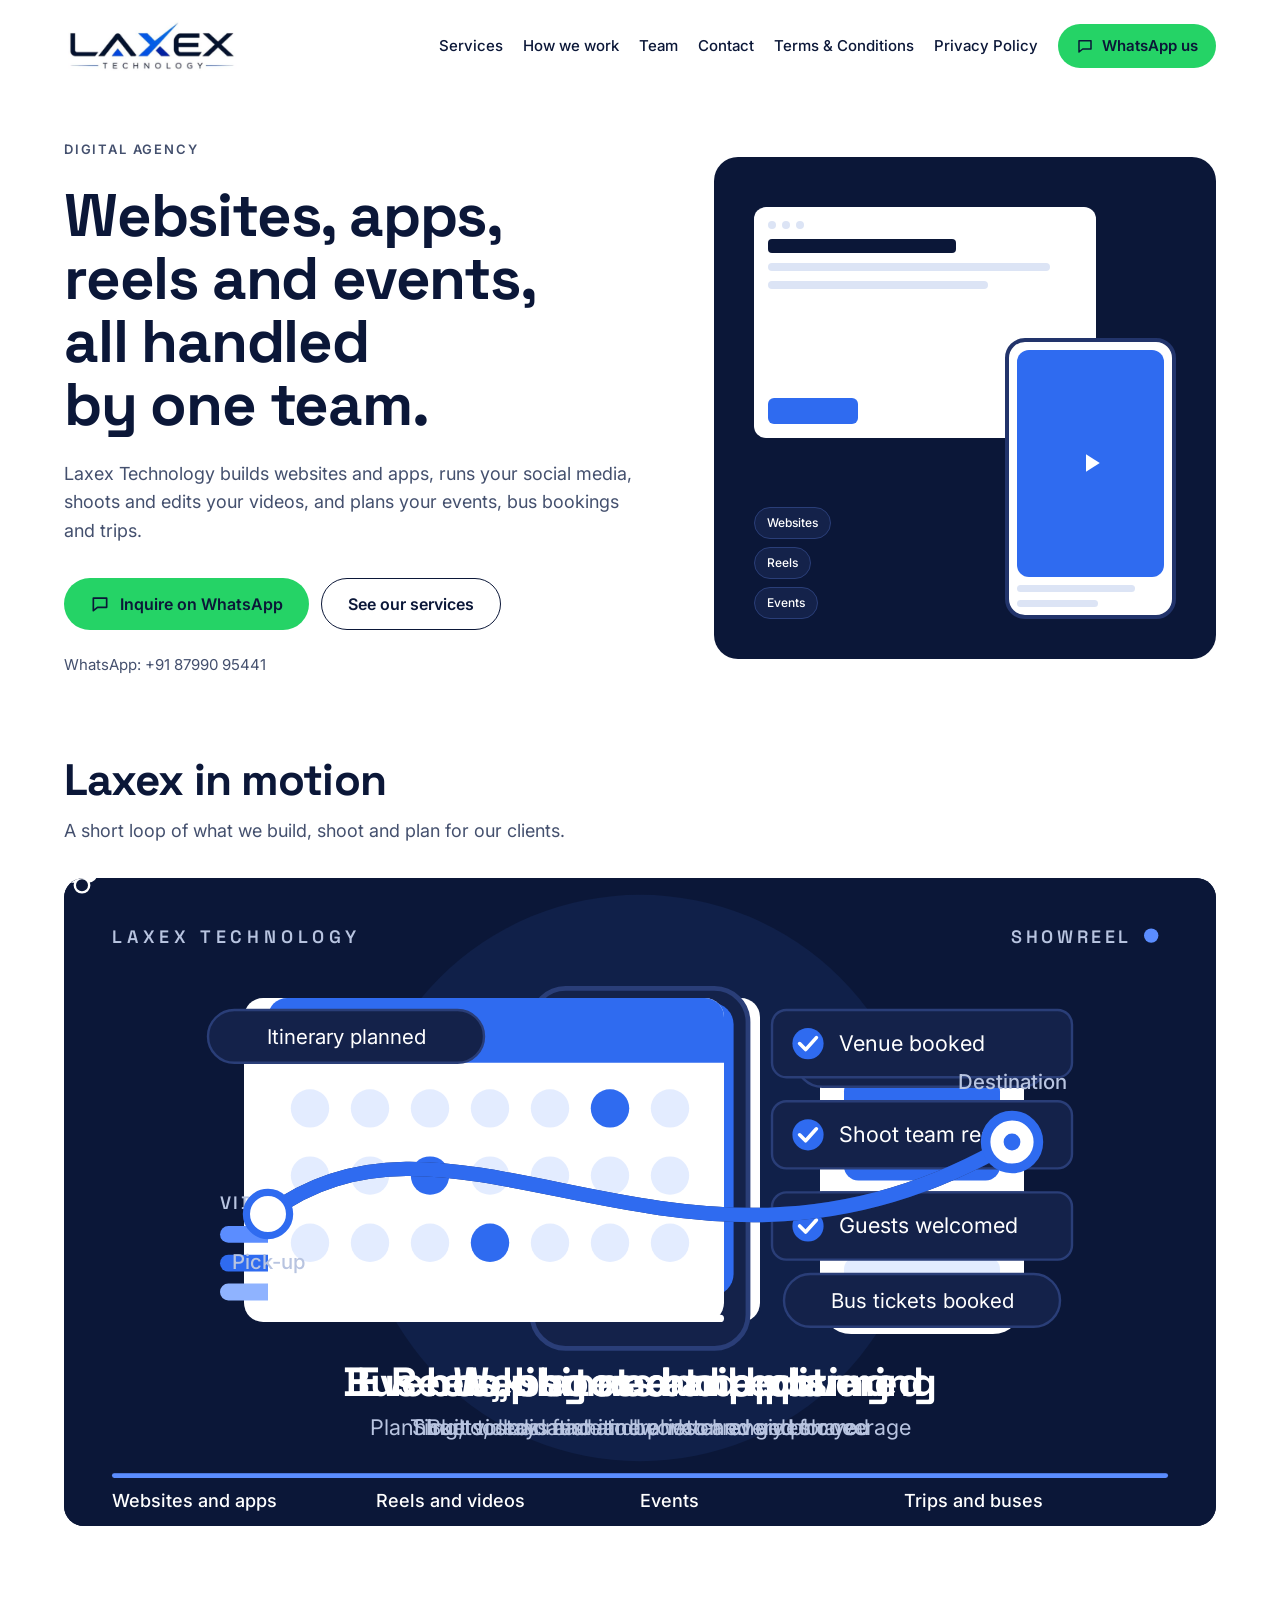
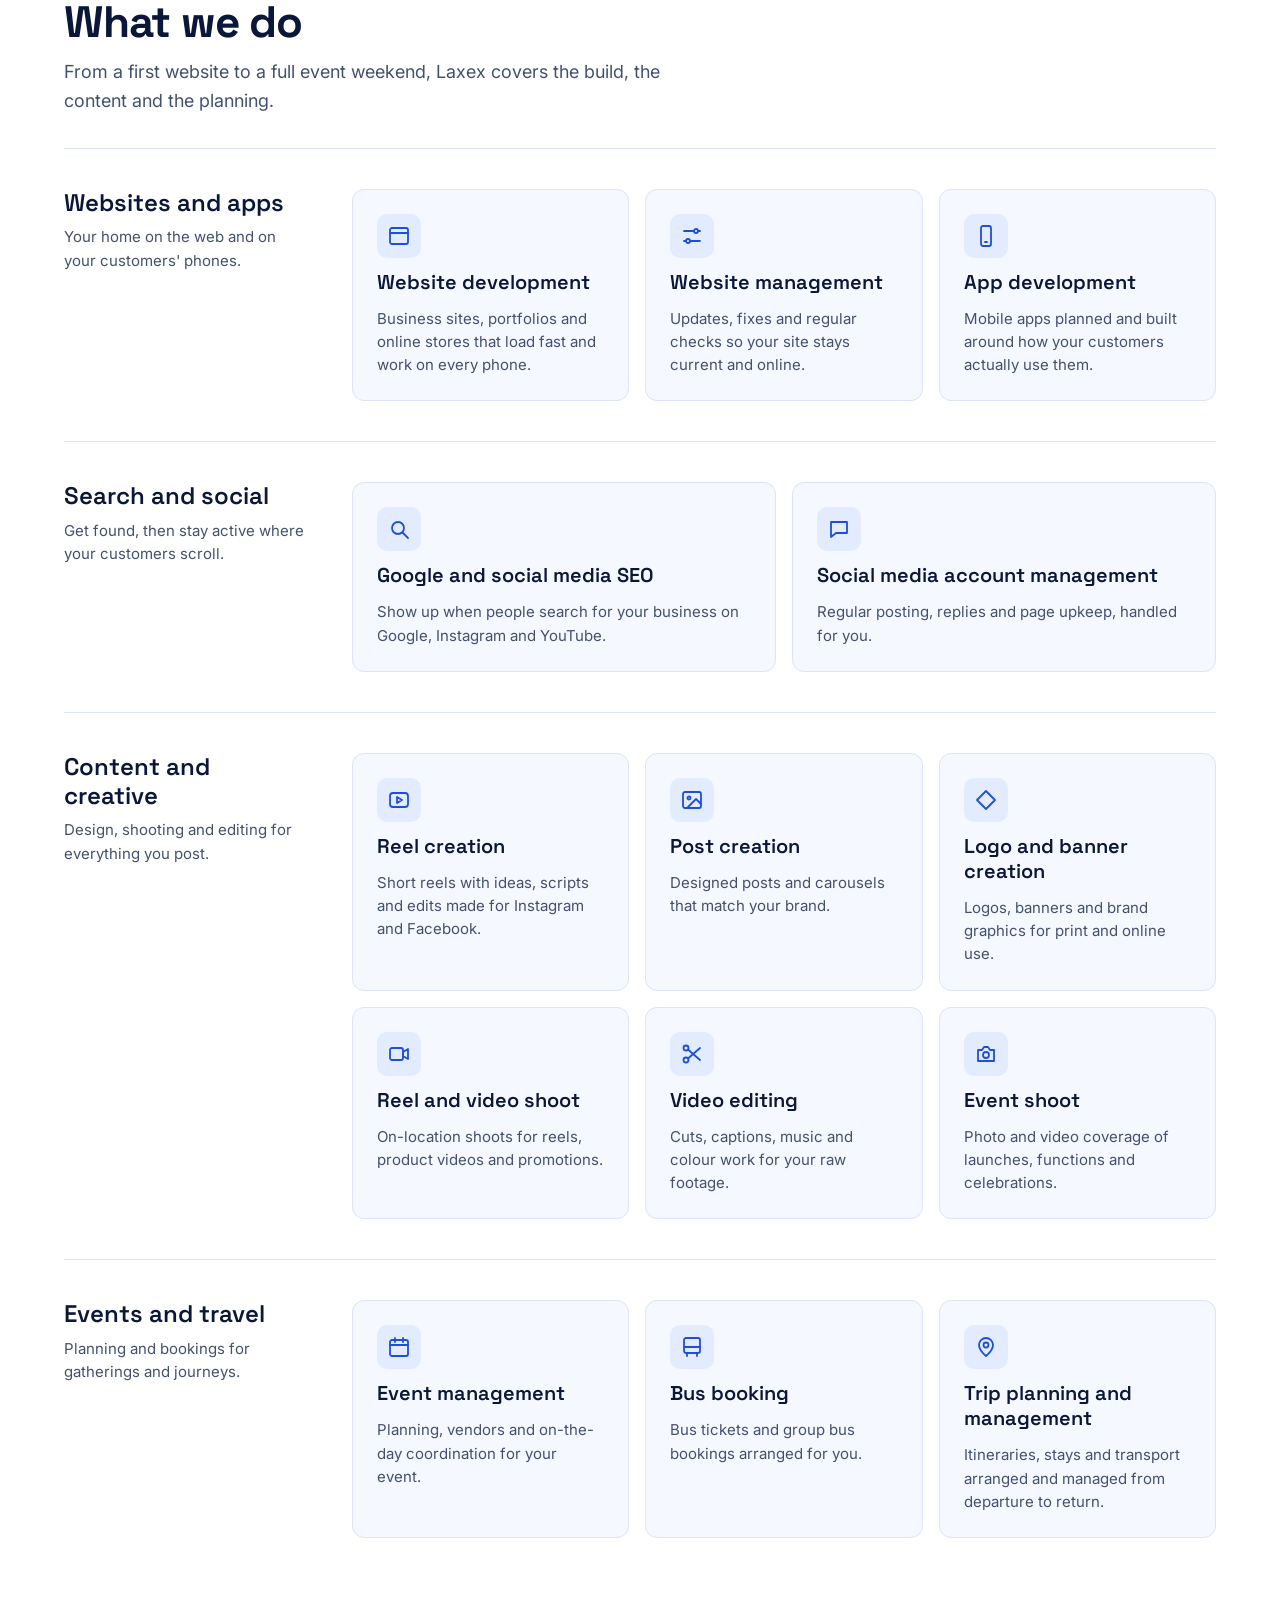
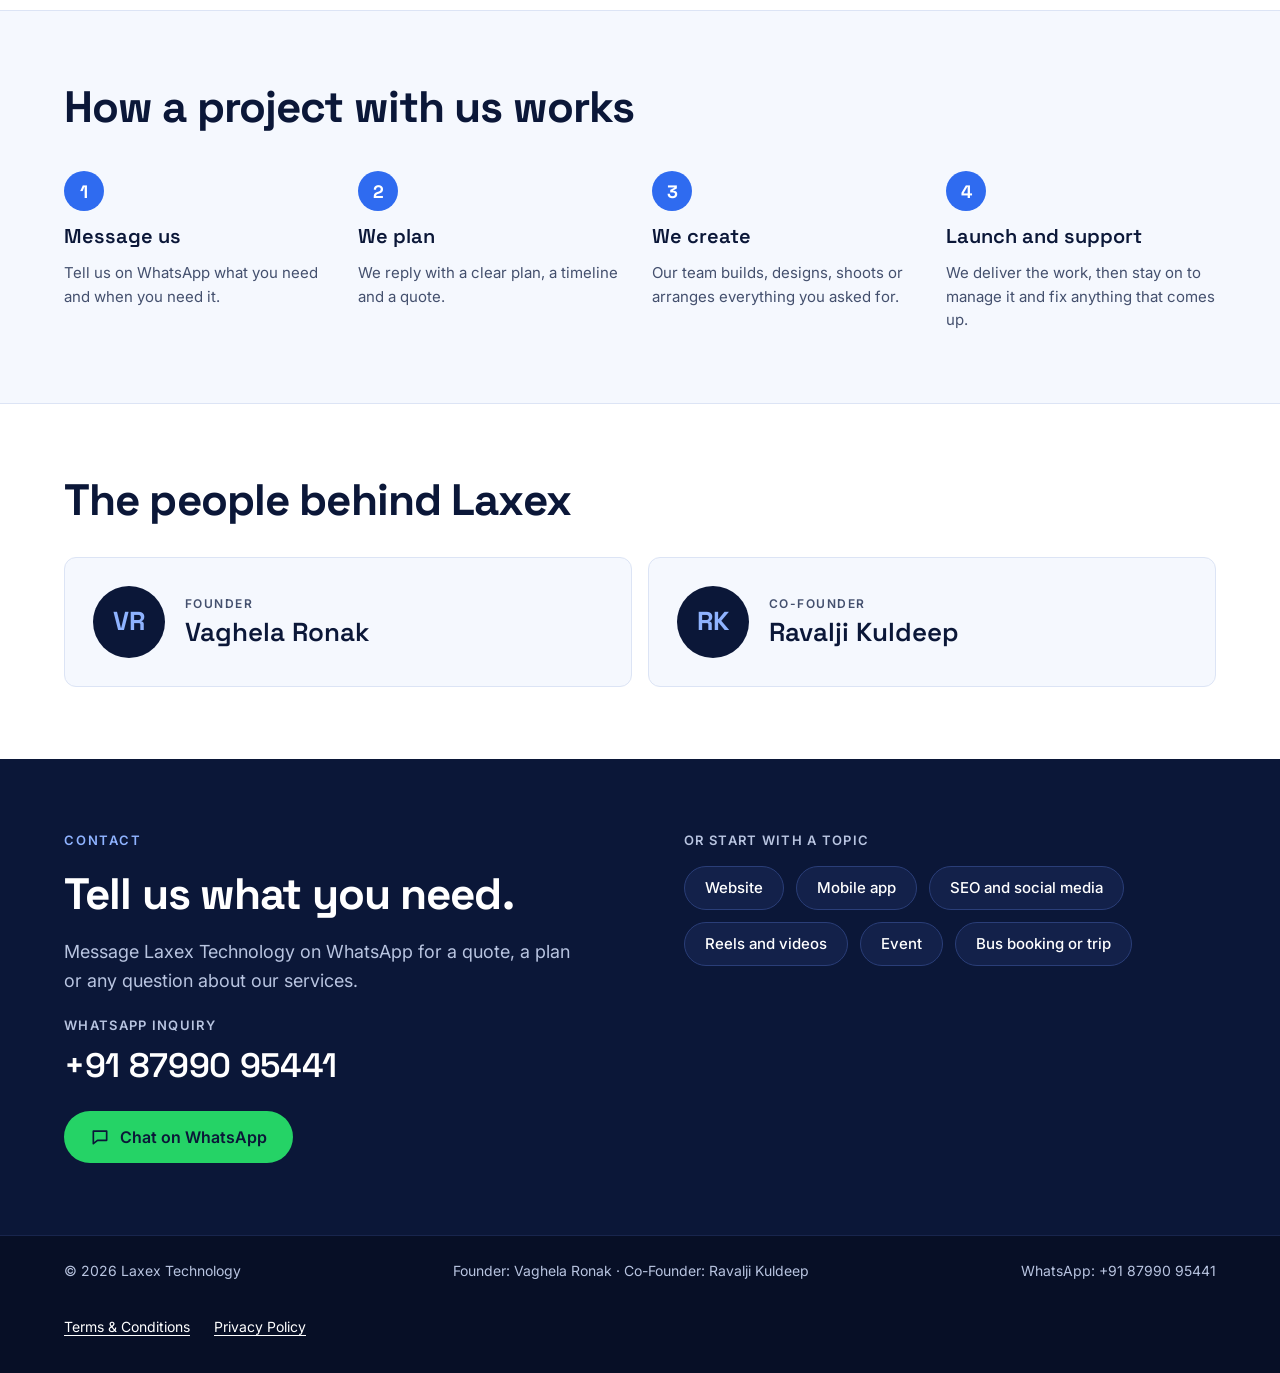
<file: index.html>
<!doctype html><html><head><meta charset=utf8><meta name=viewport content="width=device-width,initial-scale=1,viewport-fit=cover"><style>:root{color-scheme:light;box-sizing:border-box;padding-top:env(safe-area-inset-top,0px);padding-bottom:env(safe-area-inset-bottom,0px)}html{scroll-padding-top:env(safe-area-inset-top,0px)}body{margin:0;padding:0;font:14px -apple-system,BlinkMacSystemFont,sans-serif;background:#fff;color:#000}img{max-width:100%}[hidden]:not([hidden=until-found i]){display:none!important}</style></head><body>
<title>Laxex Technology</title>
<link rel="preconnect" href="https://fonts.googleapis.com"><link rel="preconnect" href="https://fonts.gstatic.com" crossorigin=""><link rel="stylesheet" href="https://fonts.googleapis.com/css2?family=Inter:wght@400;500;600&amp;family=Space+Grotesk:wght@500;600;700&amp;display=swap">
<style>
:root{color-scheme:light}
body{background:#FFFFFF;color:#0B1738}

body{margin:0}
*{box-sizing:border-box}
html{scroll-behavior:smooth;-webkit-text-size-adjust:100%}
img,svg{max-width:100%}
.lg-link{color:#1F4FD8;text-decoration:underline;text-underline-offset:3px}
.lg-card{background:#F5F8FE;border:1px solid #DCE4F5;border-radius:12px;padding:32px;margin-bottom:16px}
.lg-num{margin:0 0 8px;font-size:12px;font-weight:600;letter-spacing:.12em;text-transform:uppercase;color:#1F4FD8}
.lg-card h2{margin:0 0 14px;font-family:'Space Grotesk',system-ui,sans-serif;font-size:22px;font-weight:600;line-height:1.25;color:#0B1738}
.lg-card p{margin:0 0 12px;font-size:16px;line-height:1.65;color:#44506E}
.lg-card p:last-child{margin-bottom:0}
.lg-card ul{list-style:none;margin:8px 0 0;padding:0}
.lg-card li{position:relative;padding:9px 0 9px 24px;border-bottom:1px solid #DCE4F5;font-size:16px;line-height:1.6;color:#44506E}
.lg-card li:last-child{border-bottom:0}
.lg-card li::before{content:"";position:absolute;left:0;top:20px;width:10px;height:2px;background:#2F6BF0}
.lg-note{margin-top:14px;padding:14px 18px;border-radius:10px;background:#E3ECFF;border:1px solid #C3D4F8;color:#0B1738;font-size:15px;line-height:1.6}
.lg-warn{margin-top:14px;padding:14px 18px;border-radius:10px;background:#FFF1D6;border:1px solid #F0CF8A;color:#4A3200;font-size:15px;line-height:1.6}
@media (max-width:600px){.lg-card{padding:20px}}
a{color:inherit;text-decoration:none}
@media (max-width:820px){
.lx-anim{min-height:0}
}
@media (max-width:600px){
.lx-lab,.lx-sub{display:none}
}
a:hover{opacity:.85}
a:focus-visible{outline:3px solid #2F6BF0;outline-offset:3px}
.lx-s{animation:lx-scene 16s linear infinite backwards}
.lx-r{animation:lx-rise 16s cubic-bezier(.2,.7,.2,1) infinite backwards}
.lx-p,.lx-g,.lx-fill,.lx-prog,.lx-pulse{transform-box:fill-box}
.lx-p{transform-origin:center;animation:lx-pop 16s ease-out infinite backwards}
.lx-g{transform-origin:left center;animation:lx-growx 16s cubic-bezier(.2,.7,.2,1) infinite backwards}
.lx-fill{transform-origin:left center;animation:lx-fill 16s linear infinite backwards}
.lx-prog{transform-origin:left center;animation:lx-prog 16s linear infinite}
.lx-pulse{transform-origin:center;animation:lx-pulse 1.6s ease-in-out infinite}
.lx-d{animation:lx-draw 16s ease-in-out infinite backwards}
.lx-bus{animation:lx-bus 16s linear infinite backwards}
.lx-lab{animation:lx-lab 16s linear infinite backwards}
@keyframes lx-scene{0%{opacity:0}3%{opacity:1}22%{opacity:1}25%,100%{opacity:0}}
@keyframes lx-rise{0%{opacity:0;transform:translateY(18px)}4%{opacity:1;transform:translateY(0)}24%{opacity:1;transform:translateY(0)}25%,100%{opacity:0;transform:translateY(0)}}
@keyframes lx-pop{0%{opacity:0;transform:scale(.6)}4%{opacity:1;transform:scale(1.08)}6%{opacity:1;transform:scale(1)}24%{opacity:1;transform:scale(1)}25%,100%{opacity:0;transform:scale(1)}}
@keyframes lx-growx{0%{transform:scaleX(0)}6%{transform:scaleX(1)}24%{transform:scaleX(1)}25%,100%{transform:scaleX(0)}}
@keyframes lx-fill{0%{transform:scaleX(0)}24%{transform:scaleX(1)}25%,100%{transform:scaleX(0)}}
@keyframes lx-prog{0%{transform:scaleX(0)}100%{transform:scaleX(1)}}
@keyframes lx-pulse{0%,100%{transform:scale(1)}50%{transform:scale(1.15)}}
@keyframes lx-draw{0%{stroke-dashoffset:1}8%{stroke-dashoffset:0}24%{stroke-dashoffset:0}25%,100%{stroke-dashoffset:1}}
@keyframes lx-lab{0%{opacity:.45}1%{opacity:1}24%{opacity:1}25%,100%{opacity:.45}}
@keyframes lx-bus{0%{transform:translate(170px,280px);opacity:0}3%{transform:translate(170px,280px);opacity:1}4.7%{transform:translate(219px,253px)}6.4%{transform:translate(270px,243px)}8.1%{transform:translate(323px,244px)}9.8%{transform:translate(380px,253px)}11.5%{transform:translate(439px,265px)}13.2%{transform:translate(501px,276px)}14.9%{transform:translate(567px,281px)}16.6%{transform:translate(637px,276px)}18.3%{transform:translate(711px,257px)}20%{transform:translate(790px,220px)}24%{transform:translate(790px,220px);opacity:1}25%,100%{transform:translate(790px,220px);opacity:0}}
@media (prefers-reduced-motion: reduce){.lx-anim *{animation:none !important}.lx-scene2,.lx-scene3,.lx-scene4,.lx-bus{display:none}}

</style>

<div style="width: 100%; background: #FFFFFF; color: #0B1738; font-family: 'Inter', system-ui, sans-serif; font-size: 16px; line-height: 1.5">

<!-- NAV -->
<div style="max-width: 1200px; margin: 0 auto; padding: 0 24px; width: 100%">
<div style="display: flex; flex-wrap: wrap; align-items: center; justify-content: space-between; gap: 12px 24px; padding: 18px 0">
<a href="#top" style="display: flex; align-items: center; min-height: 44px">
<img src="[data-uri]" alt="Laxex Technology" style="display: block; height: 56px; width: auto; max-width: 100%">
</a>
<div style="display: flex; flex-wrap: wrap; align-items: center; gap: 4px 20px">
<a href="#services" style="display: inline-flex; align-items: center; min-height: 44px; font-size: 15px; font-weight: 500">Services</a>
<a href="#process" style="display: inline-flex; align-items: center; min-height: 44px; font-size: 15px; font-weight: 500">How we work</a>
<a href="#team" style="display: inline-flex; align-items: center; min-height: 44px; font-size: 15px; font-weight: 500">Team</a>
<a href="#contact" style="display: inline-flex; align-items: center; min-height: 44px; font-size: 15px; font-weight: 500">Contact</a>
<a href="terms.html" target="_blank" rel="noopener" style="display: inline-flex; align-items: center; min-height: 44px; font-size: 15px; font-weight: 500">Terms &amp; Conditions</a>
<a href="privacy.html" target="_blank" rel="noopener" style="display: inline-flex; align-items: center; min-height: 44px; font-size: 15px; font-weight: 500">Privacy Policy</a>
<a href="https://wa.me/918799095441?text=Hello%20Laxex%20Technology%2C%20I%20would%20like%20to%20make%20an%20inquiry." style="display: inline-flex; align-items: center; gap: 8px; min-height: 44px; padding: 0 18px; border-radius: 999px; background: #25D366; color: #0B1738; font-size: 15px; font-weight: 600">
<svg width="18" height="18" viewBox="0 0 24 24" fill="none" stroke="currentColor" stroke-width="2" stroke-linecap="round" stroke-linejoin="round" aria-hidden="true"><path d="M4 5h16v11H9l-5 4z"></path></svg>
WhatsApp us
</a>
</div>
</div>
</div>

<!-- HERO -->
<div id="top" style="max-width: 1200px; margin: 0 auto; padding: 0 24px; width: 100%">
<div style="display: flex; flex-wrap: wrap; align-items: center; gap: 48px; padding: 48px 0 80px">
<div style="flex: 1 1 480px; min-width: 0; display: flex; flex-direction: column; gap: 24px; align-items: flex-start">
<span style="font-size: 13px; font-weight: 600; letter-spacing: 0.14em; text-transform: uppercase; color: #44506E">Digital agency</span>
<h1 style="margin: 0; font-family: 'Space Grotesk', system-ui, sans-serif; font-weight: 700; font-size: clamp(36px, 5vw, 60px); line-height: 1.05; letter-spacing: -0.02em; text-wrap: balance">Websites, apps, reels and events, all handled by one team.</h1>
<p style="margin: 0; max-width: 52ch; font-size: 18px; line-height: 1.6; color: #44506E">Laxex Technology builds websites and apps, runs your social media, shoots and edits your videos, and plans your events, bus bookings and trips.</p>
<div style="display: flex; flex-wrap: wrap; gap: 12px; padding-top: 8px">
<a href="https://wa.me/918799095441?text=Hello%20Laxex%20Technology%2C%20I%20would%20like%20to%20make%20an%20inquiry." style="display: inline-flex; align-items: center; gap: 10px; min-height: 52px; padding: 0 26px; border-radius: 999px; background: #25D366; color: #0B1738; font-size: 16px; font-weight: 600">
<svg width="20" height="20" viewBox="0 0 24 24" fill="none" stroke="currentColor" stroke-width="2" stroke-linecap="round" stroke-linejoin="round" aria-hidden="true"><path d="M4 5h16v11H9l-5 4z"></path></svg>
Inquire on WhatsApp
</a>
<a href="#services" style="display: inline-flex; align-items: center; min-height: 52px; padding: 0 26px; border-radius: 999px; border: 1.5px solid #0B1738; font-size: 16px; font-weight: 600">See our services</a>
</div>
<span style="font-size: 15px; color: #44506E">WhatsApp: +91 87990 95441</span>
</div>

<div style="flex: 1 1 380px; min-width: 0; display: flex; justify-content: center">
<div style="position: relative; width: 100%; max-width: 520px; aspect-ratio: 1 / 1; background: #0B1738; border-radius: 24px; overflow: hidden">
<div style="position: absolute; left: 8%; top: 10%; width: 68%; height: 46%; background: #FFFFFF; border-radius: 12px; padding: 14px; display: flex; flex-direction: column; gap: 10px">
<div style="display: flex; gap: 6px"><div style="width: 8px; height: 8px; border-radius: 50%; background: #DCE4F5"></div><div style="width: 8px; height: 8px; border-radius: 50%; background: #DCE4F5"></div><div style="width: 8px; height: 8px; border-radius: 50%; background: #DCE4F5"></div></div>
<div style="width: 60%; height: 14px; border-radius: 4px; background: #0B1738"></div>
<div style="width: 90%; height: 8px; border-radius: 4px; background: #DCE4F5"></div>
<div style="width: 70%; height: 8px; border-radius: 4px; background: #DCE4F5"></div>
<div style="margin-top: auto; width: 90px; height: 26px; border-radius: 6px; background: #2F6BF0"></div>
</div>
<div style="position: absolute; right: 8%; bottom: 8%; width: 34%; height: 56%; background: #FFFFFF; border: 4px solid #22346B; border-radius: 20px; padding: 8px; display: flex; flex-direction: column; gap: 8px">
<div style="flex: 1; min-height: 0; background: #2F6BF0; border-radius: 12px; display: flex; align-items: center; justify-content: center">
<svg width="30" height="30" viewBox="0 0 24 24" fill="#FFFFFF" aria-hidden="true"><path d="M8 5l11 7-11 7z"></path></svg>
</div>
<div style="width: 80%; height: 7px; border-radius: 4px; background: #DCE4F5"></div>
<div style="width: 55%; height: 7px; border-radius: 4px; background: #DCE4F5"></div>
</div>
<div style="position: absolute; left: 8%; bottom: 8%; display: flex; flex-direction: column; align-items: flex-start; gap: 8px">
<span style="padding: 6px 12px; border-radius: 999px; background: #14224A; border: 1px solid #2A3E78; color: #FFFFFF; font-size: 12px; font-weight: 500">Websites</span>
<span style="padding: 6px 12px; border-radius: 999px; background: #14224A; border: 1px solid #2A3E78; color: #FFFFFF; font-size: 12px; font-weight: 500">Reels</span>
<span style="padding: 6px 12px; border-radius: 999px; background: #14224A; border: 1px solid #2A3E78; color: #FFFFFF; font-size: 12px; font-weight: 500">Events</span>
</div>
</div>
</div>
</div>
</div>

<!-- SHOWREEL -->
<div id="showreel" style="max-width: 1200px; margin: 0 auto; padding: 0 24px 72px; width: 100%">
<div style="display: flex; flex-direction: column; gap: 12px; padding-bottom: 32px">
<h2 style="margin: 0; font-family: 'Space Grotesk', system-ui, sans-serif; font-weight: 700; font-size: clamp(30px, 4vw, 44px); line-height: 1.1; letter-spacing: -0.02em; text-wrap: balance">Laxex in motion</h2>
<p style="margin: 0; max-width: 60ch; font-size: 18px; line-height: 1.6; color: #44506E">A short loop of what we build, shoot and plan for our clients.</p>
</div>
<div style="border-radius: 20px; overflow: hidden; background: #0B1738">
<svg class="lx-anim" viewBox="0 0 960 540" width="960" height="540" role="img" aria-label="Animated showreel of Laxex Technology services: websites and apps, reels and videos, events, and bus booking and trip planning." style="display: block; width: 100%; height: auto">
<rect width="960" height="540" fill="#0B1738"></rect>
<circle cx="480" cy="250" r="236" fill="#102049"></circle>

<text x="40" y="54" fill="#B8C4E0" font-size="15" font-weight="600" letter-spacing="4" style="font-family: 'Space Grotesk', system-ui, sans-serif">LAXEX TECHNOLOGY</text>
<circle class="lx-pulse" cx="906" cy="48" r="6" fill="#5B8DFF"></circle>
<text x="890" y="54" text-anchor="end" fill="#B8C4E0" font-size="15" font-weight="600" letter-spacing="3" style="font-family: 'Space Grotesk', system-ui, sans-serif">SHOWREEL</text>

<rect x="40" y="496" width="880" height="4" rx="2" fill="#22346B"></rect>
<rect class="lx-prog" x="40" y="496" width="880" height="4" rx="2" fill="#5B8DFF" style="animation-delay: -2s"></rect>
<text class="lx-lab" x="40" y="524" fill="#FFFFFF" font-size="15" font-weight="500" style="font-family: 'Inter', system-ui, sans-serif; animation-delay: -2s">Websites and apps</text>
<text class="lx-lab" x="260" y="524" fill="#FFFFFF" font-size="15" font-weight="500" style="font-family: 'Inter', system-ui, sans-serif; animation-delay: 2s">Reels and videos</text>
<text class="lx-lab" x="480" y="524" fill="#FFFFFF" font-size="15" font-weight="500" style="font-family: 'Inter', system-ui, sans-serif; animation-delay: 6s">Events</text>
<text class="lx-lab" x="700" y="524" fill="#FFFFFF" font-size="15" font-weight="500" style="font-family: 'Inter', system-ui, sans-serif; animation-delay: 10s">Trips and buses</text>

<!-- Scene 1: websites and apps -->
<g class="lx-s" style="animation-delay: -2s">
<g class="lx-r" style="animation-delay: -1.8s">
<rect x="150" y="100" width="430" height="270" rx="16" fill="#FFFFFF"></rect>
<circle cx="176" cy="124" r="5" fill="#DCE4F5"></circle>
<circle cx="194" cy="124" r="5" fill="#DCE4F5"></circle>
<circle cx="212" cy="124" r="5" fill="#DCE4F5"></circle>
<rect class="lx-g" x="178" y="150" width="240" height="24" rx="6" fill="#0B1738" style="animation-delay: -1.2s"></rect>
<rect class="lx-g" x="178" y="188" width="330" height="10" rx="5" fill="#DCE4F5" style="animation-delay: -0.9s"></rect>
<rect class="lx-g" x="178" y="208" width="270" height="10" rx="5" fill="#DCE4F5" style="animation-delay: -0.7s"></rect>
<rect class="lx-p" x="178" y="232" width="124" height="36" rx="8" fill="#2F6BF0" style="animation-delay: -0.2s"></rect>
<rect class="lx-p" x="178" y="288" width="118" height="62" rx="10" fill="#E3ECFF" style="animation-delay: 0s"></rect>
<rect class="lx-p" x="306" y="288" width="118" height="62" rx="10" fill="#E3ECFF" style="animation-delay: 0.2s"></rect>
<rect class="lx-p" x="434" y="288" width="118" height="62" rx="10" fill="#E3ECFF" style="animation-delay: 0.4s"></rect>
</g>
<g class="lx-r" style="animation-delay: -1.4s">
<rect x="630" y="110" width="170" height="270" rx="26" fill="#FFFFFF"></rect>
<rect x="650" y="138" width="130" height="14" rx="7" fill="#0B1738"></rect>
<rect x="650" y="166" width="130" height="86" rx="12" fill="#2F6BF0"></rect>
<rect x="650" y="266" width="90" height="10" rx="5" fill="#DCE4F5"></rect>
<rect x="650" y="286" width="130" height="10" rx="5" fill="#DCE4F5"></rect>
<rect x="650" y="316" width="130" height="36" rx="10" fill="#E3ECFF"></rect>
</g>
<g class="lx-r" style="animation-delay: -1.6s">
<text x="480" y="432" text-anchor="middle" fill="#FFFFFF" font-size="34" font-weight="700" style="font-family: 'Space Grotesk', system-ui, sans-serif">Websites and apps</text>
<text class="lx-sub" x="480" y="464" text-anchor="middle" fill="#B8C4E0" font-size="18" style="font-family: 'Inter', system-ui, sans-serif">Built to load fast and work on every phone</text>
</g>
</g>

<!-- Scene 2: reels and videos -->
<g class="lx-s lx-scene2" style="animation-delay: 2s">
<g class="lx-r" style="animation-delay: 2.2s">
<rect x="390" y="92" width="180" height="300" rx="28" fill="#14224A" stroke="#2A3E78" stroke-width="4"></rect>
<rect x="402" y="104" width="156" height="244" rx="18" fill="#2F6BF0"></rect>
<polygon class="lx-pulse" points="466,204 466,248 504,226" fill="#FFFFFF"></polygon>
<rect x="410" y="364" width="140" height="6" rx="3" fill="#22346B"></rect>
<rect class="lx-fill" x="410" y="364" width="140" height="6" rx="3" fill="#FFFFFF" style="animation-delay: 2s"></rect>
</g>
<g class="lx-r" style="animation-delay: 2.8s">
<text x="130" y="276" fill="#B8C4E0" font-size="15" font-weight="600" letter-spacing="2" style="font-family: 'Space Grotesk', system-ui, sans-serif">VIDEO EDITING</text>
</g>
<rect class="lx-g" x="130" y="290" width="220" height="14" rx="7" fill="#5B8DFF" style="animation-delay: 2.8s"></rect>
<rect class="lx-g" x="130" y="314" width="150" height="14" rx="7" fill="#2F6BF0" style="animation-delay: 3s"></rect>
<rect class="lx-g" x="130" y="338" width="190" height="14" rx="7" fill="#8FB3FF" style="animation-delay: 3.2s"></rect>
<g class="lx-r" style="animation-delay: 2.6s">
<rect x="610" y="130" width="210" height="44" rx="22" fill="#14224A" stroke="#2A3E78" stroke-width="2"></rect>
<text x="715" y="158" text-anchor="middle" fill="#FFFFFF" font-size="17" style="font-family: 'Inter', system-ui, sans-serif">Reel shot on location</text>
</g>
<g class="lx-r" style="animation-delay: 3.2s">
<rect x="610" y="196" width="210" height="44" rx="22" fill="#14224A" stroke="#2A3E78" stroke-width="2"></rect>
<text x="715" y="224" text-anchor="middle" fill="#FFFFFF" font-size="17" style="font-family: 'Inter', system-ui, sans-serif">Edited with captions</text>
</g>
<g class="lx-r" style="animation-delay: 3.8s">
<rect x="610" y="262" width="210" height="44" rx="22" fill="#14224A" stroke="#2A3E78" stroke-width="2"></rect>
<text x="715" y="290" text-anchor="middle" fill="#FFFFFF" font-size="17" style="font-family: 'Inter', system-ui, sans-serif">Posted and shared</text>
</g>
<g class="lx-r" style="animation-delay: 2.4s">
<text x="480" y="432" text-anchor="middle" fill="#FFFFFF" font-size="34" font-weight="700" style="font-family: 'Space Grotesk', system-ui, sans-serif">Reels, shoots and editing</text>
<text class="lx-sub" x="480" y="464" text-anchor="middle" fill="#B8C4E0" font-size="18" style="font-family: 'Inter', system-ui, sans-serif">Short videos made to be watched and shared</text>
</g>
</g>

<!-- Scene 3: events -->
<g class="lx-s lx-scene3" style="animation-delay: 6s">
<g class="lx-r" style="animation-delay: 6.2s">
<rect x="170" y="100" width="380" height="270" rx="16" fill="#FFFFFF"></rect>
<path d="M170 116a16 16 0 0 1 16-16h348a16 16 0 0 1 16 16v38H170z" fill="#2F6BF0"></path>
<text x="196" y="135" fill="#FFFFFF" font-size="20" font-weight="700" letter-spacing="2" style="font-family: 'Space Grotesk', system-ui, sans-serif">EVENT DAY</text>
<circle cx="205" cy="192" r="16" fill="#E3ECFF"></circle><circle cx="255" cy="192" r="16" fill="#E3ECFF"></circle><circle cx="305" cy="192" r="16" fill="#E3ECFF"></circle><circle cx="355" cy="192" r="16" fill="#E3ECFF"></circle><circle cx="405" cy="192" r="16" fill="#E3ECFF"></circle><circle cx="455" cy="192" r="16" fill="#E3ECFF"></circle><circle cx="505" cy="192" r="16" fill="#E3ECFF"></circle>
<circle cx="205" cy="248" r="16" fill="#E3ECFF"></circle><circle cx="255" cy="248" r="16" fill="#E3ECFF"></circle><circle cx="305" cy="248" r="16" fill="#E3ECFF"></circle><circle cx="355" cy="248" r="16" fill="#E3ECFF"></circle><circle cx="405" cy="248" r="16" fill="#E3ECFF"></circle><circle cx="455" cy="248" r="16" fill="#E3ECFF"></circle><circle cx="505" cy="248" r="16" fill="#E3ECFF"></circle>
<circle cx="205" cy="304" r="16" fill="#E3ECFF"></circle><circle cx="255" cy="304" r="16" fill="#E3ECFF"></circle><circle cx="305" cy="304" r="16" fill="#E3ECFF"></circle><circle cx="355" cy="304" r="16" fill="#E3ECFF"></circle><circle cx="405" cy="304" r="16" fill="#E3ECFF"></circle><circle cx="455" cy="304" r="16" fill="#E3ECFF"></circle><circle cx="505" cy="304" r="16" fill="#E3ECFF"></circle>
<circle class="lx-p" cx="305" cy="248" r="16" fill="#2F6BF0" style="animation-delay: 7.2s"></circle>
<circle class="lx-p" cx="455" cy="192" r="16" fill="#2F6BF0" style="animation-delay: 7.6s"></circle>
<circle class="lx-p" cx="355" cy="304" r="16" fill="#2F6BF0" style="animation-delay: 8s"></circle>
</g>
<g class="lx-r" style="animation-delay: 6.8s">
<rect x="590" y="110" width="250" height="56" rx="12" fill="#14224A" stroke="#2A3E78" stroke-width="2"></rect>
<text x="646" y="144" fill="#FFFFFF" font-size="18" style="font-family: 'Inter', system-ui, sans-serif">Venue booked</text>
<g class="lx-p" style="animation-delay: 7.4s"><circle cx="620" cy="138" r="13" fill="#2F6BF0"></circle><path d="M613 138l5 5 9-10" fill="none" stroke="#FFFFFF" stroke-width="3" stroke-linecap="round" stroke-linejoin="round"></path></g>
</g>
<g class="lx-r" style="animation-delay: 7.4s">
<rect x="590" y="186" width="250" height="56" rx="12" fill="#14224A" stroke="#2A3E78" stroke-width="2"></rect>
<text x="646" y="220" fill="#FFFFFF" font-size="18" style="font-family: 'Inter', system-ui, sans-serif">Shoot team ready</text>
<g class="lx-p" style="animation-delay: 8s"><circle cx="620" cy="214" r="13" fill="#2F6BF0"></circle><path d="M613 214l5 5 9-10" fill="none" stroke="#FFFFFF" stroke-width="3" stroke-linecap="round" stroke-linejoin="round"></path></g>
</g>
<g class="lx-r" style="animation-delay: 8s">
<rect x="590" y="262" width="250" height="56" rx="12" fill="#14224A" stroke="#2A3E78" stroke-width="2"></rect>
<text x="646" y="296" fill="#FFFFFF" font-size="18" style="font-family: 'Inter', system-ui, sans-serif">Guests welcomed</text>
<g class="lx-p" style="animation-delay: 8.6s"><circle cx="620" cy="290" r="13" fill="#2F6BF0"></circle><path d="M613 290l5 5 9-10" fill="none" stroke="#FFFFFF" stroke-width="3" stroke-linecap="round" stroke-linejoin="round"></path></g>
</g>
<g class="lx-r" style="animation-delay: 6.4s">
<text x="480" y="432" text-anchor="middle" fill="#FFFFFF" font-size="34" font-weight="700" style="font-family: 'Space Grotesk', system-ui, sans-serif">Events, planned and covered</text>
<text class="lx-sub" x="480" y="464" text-anchor="middle" fill="#B8C4E0" font-size="18" style="font-family: 'Inter', system-ui, sans-serif">Planning, coordination and photo and video coverage</text>
</g>
</g>

<!-- Scene 4: bus booking and trips -->
<g class="lx-s lx-scene4" style="animation-delay: 10s">
<path d="M170 280C330 160 520 380 790 220" fill="none" stroke="#22346B" stroke-width="12" stroke-linecap="round"></path>
<path class="lx-d" pathLength="1" d="M170 280C330 160 520 380 790 220" fill="none" stroke="#2F6BF0" stroke-width="12" stroke-linecap="round" style="stroke-dasharray: 1; animation-delay: 10.2s"></path>
<g class="lx-p" style="animation-delay: 10.2s"><circle cx="170" cy="280" r="18" fill="#FFFFFF" stroke="#2F6BF0" stroke-width="6"></circle></g>
<g class="lx-p" style="animation-delay: 11.6s"><circle cx="790" cy="220" r="22" fill="#FFFFFF" stroke="#2F6BF0" stroke-width="8"></circle><circle cx="790" cy="220" r="7" fill="#2F6BF0"></circle></g>
<g class="lx-r" style="animation-delay: 10.4s"><text x="170" y="326" text-anchor="middle" fill="#B8C4E0" font-size="17" font-weight="500" style="font-family: 'Inter', system-ui, sans-serif">Pick-up</text></g>
<g class="lx-r" style="animation-delay: 11.6s"><text x="790" y="176" text-anchor="middle" fill="#B8C4E0" font-size="17" font-weight="500" style="font-family: 'Inter', system-ui, sans-serif">Destination</text></g>
<g class="lx-bus" style="animation-delay: 10s">
<rect x="-28" y="-30" width="56" height="34" rx="8" fill="#FFFFFF"></rect>
<rect x="-22" y="-25" width="12" height="10" rx="2" fill="#2F6BF0"></rect>
<rect x="-6" y="-25" width="12" height="10" rx="2" fill="#2F6BF0"></rect>
<rect x="10" y="-25" width="12" height="10" rx="2" fill="#2F6BF0"></rect>
<circle cx="-15" cy="6" r="6" fill="#0B1738" stroke="#FFFFFF" stroke-width="2"></circle>
<circle cx="15" cy="6" r="6" fill="#0B1738" stroke="#FFFFFF" stroke-width="2"></circle>
</g>
<g class="lx-r" style="animation-delay: 11s">
<rect x="120" y="110" width="230" height="44" rx="22" fill="#14224A" stroke="#2A3E78" stroke-width="2"></rect>
<text x="235" y="138" text-anchor="middle" fill="#FFFFFF" font-size="17" style="font-family: 'Inter', system-ui, sans-serif">Itinerary planned</text>
</g>
<g class="lx-r" style="animation-delay: 12.2s">
<rect x="600" y="330" width="230" height="44" rx="22" fill="#14224A" stroke="#2A3E78" stroke-width="2"></rect>
<text x="715" y="358" text-anchor="middle" fill="#FFFFFF" font-size="17" style="font-family: 'Inter', system-ui, sans-serif">Bus tickets booked</text>
</g>
<g class="lx-r" style="animation-delay: 10.4s">
<text x="480" y="432" text-anchor="middle" fill="#FFFFFF" font-size="34" font-weight="700" style="font-family: 'Space Grotesk', system-ui, sans-serif">Bus booking and trip planning</text>
<text class="lx-sub" x="480" y="464" text-anchor="middle" fill="#B8C4E0" font-size="18" style="font-family: 'Inter', system-ui, sans-serif">Tickets, stays and itineraries arranged for you</text>
</g>
</g>
</svg>
</div>
</div>

<!-- SERVICES -->
<div id="services" style="max-width: 1200px; margin: 0 auto; padding: 0 24px 72px; width: 100%">
<div style="display: flex; flex-direction: column; gap: 12px; padding-bottom: 32px">
<h2 style="margin: 0; font-family: 'Space Grotesk', system-ui, sans-serif; font-weight: 700; font-size: clamp(30px, 4vw, 44px); line-height: 1.1; letter-spacing: -0.02em; text-wrap: balance">What we do</h2>
<p style="margin: 0; max-width: 60ch; font-size: 18px; line-height: 1.6; color: #44506E">From a first website to a full event weekend, Laxex covers the build, the content and the planning.</p>
</div>

<!-- Group: websites and apps -->
<div style="display: flex; flex-wrap: wrap; gap: 24px 48px; padding: 40px 0; border-top: 1px solid #DCE4F5">
<div style="flex: 0 0 240px; min-width: 0; display: flex; flex-direction: column; gap: 8px">
<h3 style="margin: 0; font-family: 'Space Grotesk', system-ui, sans-serif; font-size: 24px; font-weight: 600; line-height: 1.2">Websites and apps</h3>
<p style="margin: 0; font-size: 15px; line-height: 1.55; color: #44506E">Your home on the web and on your customers' phones.</p>
</div>
<div style="flex: 1 1 520px; min-width: 0; display: flex; flex-wrap: wrap; gap: 16px">
<div style="flex: 1 1 250px; min-width: 0; background: #F5F8FE; border: 1px solid #DCE4F5; border-radius: 12px; padding: 24px; display: flex; flex-direction: column; gap: 12px">
<div style="width: 44px; height: 44px; border-radius: 10px; background: #E3ECFF; display: flex; align-items: center; justify-content: center"><svg width="24" height="24" viewBox="0 0 24 24" fill="none" stroke="#1F4FD8" stroke-width="1.8" stroke-linecap="round" stroke-linejoin="round" aria-hidden="true"><rect x="3" y="4" width="18" height="16" rx="2"></rect><path d="M3 9h18"></path></svg></div>
<h4 style="margin: 0; font-family: 'Space Grotesk', system-ui, sans-serif; font-size: 20px; font-weight: 600; line-height: 1.25">Website development</h4>
<p style="margin: 0; font-size: 15px; line-height: 1.55; color: #44506E">Business sites, portfolios and online stores that load fast and work on every phone.</p>
</div>
<div style="flex: 1 1 250px; min-width: 0; background: #F5F8FE; border: 1px solid #DCE4F5; border-radius: 12px; padding: 24px; display: flex; flex-direction: column; gap: 12px">
<div style="width: 44px; height: 44px; border-radius: 10px; background: #E3ECFF; display: flex; align-items: center; justify-content: center"><svg width="24" height="24" viewBox="0 0 24 24" fill="none" stroke="#1F4FD8" stroke-width="1.8" stroke-linecap="round" stroke-linejoin="round" aria-hidden="true"><path d="M4 7h10M18 7h2M4 17h2M10 17h10"></path><circle cx="16" cy="7" r="2"></circle><circle cx="8" cy="17" r="2"></circle></svg></div>
<h4 style="margin: 0; font-family: 'Space Grotesk', system-ui, sans-serif; font-size: 20px; font-weight: 600; line-height: 1.25">Website management</h4>
<p style="margin: 0; font-size: 15px; line-height: 1.55; color: #44506E">Updates, fixes and regular checks so your site stays current and online.</p>
</div>
<div style="flex: 1 1 250px; min-width: 0; background: #F5F8FE; border: 1px solid #DCE4F5; border-radius: 12px; padding: 24px; display: flex; flex-direction: column; gap: 12px">
<div style="width: 44px; height: 44px; border-radius: 10px; background: #E3ECFF; display: flex; align-items: center; justify-content: center"><svg width="24" height="24" viewBox="0 0 24 24" fill="none" stroke="#1F4FD8" stroke-width="1.8" stroke-linecap="round" stroke-linejoin="round" aria-hidden="true"><rect x="7" y="2" width="10" height="20" rx="2"></rect><path d="M11 18h2"></path></svg></div>
<h4 style="margin: 0; font-family: 'Space Grotesk', system-ui, sans-serif; font-size: 20px; font-weight: 600; line-height: 1.25">App development</h4>
<p style="margin: 0; font-size: 15px; line-height: 1.55; color: #44506E">Mobile apps planned and built around how your customers actually use them.</p>
</div>
</div>
</div>

<!-- Group: search and social growth -->
<div style="display: flex; flex-wrap: wrap; gap: 24px 48px; padding: 40px 0; border-top: 1px solid #DCE4F5">
<div style="flex: 0 0 240px; min-width: 0; display: flex; flex-direction: column; gap: 8px">
<h3 style="margin: 0; font-family: 'Space Grotesk', system-ui, sans-serif; font-size: 24px; font-weight: 600; line-height: 1.2">Search and social</h3>
<p style="margin: 0; font-size: 15px; line-height: 1.55; color: #44506E">Get found, then stay active where your customers scroll.</p>
</div>
<div style="flex: 1 1 520px; min-width: 0; display: flex; flex-wrap: wrap; gap: 16px">
<div style="flex: 1 1 250px; min-width: 0; background: #F5F8FE; border: 1px solid #DCE4F5; border-radius: 12px; padding: 24px; display: flex; flex-direction: column; gap: 12px">
<div style="width: 44px; height: 44px; border-radius: 10px; background: #E3ECFF; display: flex; align-items: center; justify-content: center"><svg width="24" height="24" viewBox="0 0 24 24" fill="none" stroke="#1F4FD8" stroke-width="1.8" stroke-linecap="round" stroke-linejoin="round" aria-hidden="true"><circle cx="11" cy="11" r="6"></circle><path d="M21 21l-5.5-5.5"></path></svg></div>
<h4 style="margin: 0; font-family: 'Space Grotesk', system-ui, sans-serif; font-size: 20px; font-weight: 600; line-height: 1.25">Google and social media SEO</h4>
<p style="margin: 0; font-size: 15px; line-height: 1.55; color: #44506E">Show up when people search for your business on Google, Instagram and YouTube.</p>
</div>
<div style="flex: 1 1 250px; min-width: 0; background: #F5F8FE; border: 1px solid #DCE4F5; border-radius: 12px; padding: 24px; display: flex; flex-direction: column; gap: 12px">
<div style="width: 44px; height: 44px; border-radius: 10px; background: #E3ECFF; display: flex; align-items: center; justify-content: center"><svg width="24" height="24" viewBox="0 0 24 24" fill="none" stroke="#1F4FD8" stroke-width="1.8" stroke-linecap="round" stroke-linejoin="round" aria-hidden="true"><path d="M4 5h16v11H9l-5 4z"></path></svg></div>
<h4 style="margin: 0; font-family: 'Space Grotesk', system-ui, sans-serif; font-size: 20px; font-weight: 600; line-height: 1.25">Social media account management</h4>
<p style="margin: 0; font-size: 15px; line-height: 1.55; color: #44506E">Regular posting, replies and page upkeep, handled for you.</p>
</div>
</div>
</div>

<!-- Group: content and creative -->
<div style="display: flex; flex-wrap: wrap; gap: 24px 48px; padding: 40px 0; border-top: 1px solid #DCE4F5">
<div style="flex: 0 0 240px; min-width: 0; display: flex; flex-direction: column; gap: 8px">
<h3 style="margin: 0; font-family: 'Space Grotesk', system-ui, sans-serif; font-size: 24px; font-weight: 600; line-height: 1.2">Content and creative</h3>
<p style="margin: 0; font-size: 15px; line-height: 1.55; color: #44506E">Design, shooting and editing for everything you post.</p>
</div>
<div style="flex: 1 1 520px; min-width: 0; display: flex; flex-wrap: wrap; gap: 16px">
<div style="flex: 1 1 250px; min-width: 0; background: #F5F8FE; border: 1px solid #DCE4F5; border-radius: 12px; padding: 24px; display: flex; flex-direction: column; gap: 12px">
<div style="width: 44px; height: 44px; border-radius: 10px; background: #E3ECFF; display: flex; align-items: center; justify-content: center"><svg width="24" height="24" viewBox="0 0 24 24" fill="none" stroke="#1F4FD8" stroke-width="1.8" stroke-linecap="round" stroke-linejoin="round" aria-hidden="true"><rect x="3" y="5" width="18" height="14" rx="3"></rect><path d="M10 9l5 3-5 3z"></path></svg></div>
<h4 style="margin: 0; font-family: 'Space Grotesk', system-ui, sans-serif; font-size: 20px; font-weight: 600; line-height: 1.25">Reel creation</h4>
<p style="margin: 0; font-size: 15px; line-height: 1.55; color: #44506E">Short reels with ideas, scripts and edits made for Instagram and Facebook.</p>
</div>
<div style="flex: 1 1 250px; min-width: 0; background: #F5F8FE; border: 1px solid #DCE4F5; border-radius: 12px; padding: 24px; display: flex; flex-direction: column; gap: 12px">
<div style="width: 44px; height: 44px; border-radius: 10px; background: #E3ECFF; display: flex; align-items: center; justify-content: center"><svg width="24" height="24" viewBox="0 0 24 24" fill="none" stroke="#1F4FD8" stroke-width="1.8" stroke-linecap="round" stroke-linejoin="round" aria-hidden="true"><rect x="3" y="4" width="18" height="16" rx="2"></rect><circle cx="9" cy="10" r="1.5"></circle><path d="M21 16l-5-5-8 8"></path></svg></div>
<h4 style="margin: 0; font-family: 'Space Grotesk', system-ui, sans-serif; font-size: 20px; font-weight: 600; line-height: 1.25">Post creation</h4>
<p style="margin: 0; font-size: 15px; line-height: 1.55; color: #44506E">Designed posts and carousels that match your brand.</p>
</div>
<div style="flex: 1 1 250px; min-width: 0; background: #F5F8FE; border: 1px solid #DCE4F5; border-radius: 12px; padding: 24px; display: flex; flex-direction: column; gap: 12px">
<div style="width: 44px; height: 44px; border-radius: 10px; background: #E3ECFF; display: flex; align-items: center; justify-content: center"><svg width="24" height="24" viewBox="0 0 24 24" fill="none" stroke="#1F4FD8" stroke-width="1.8" stroke-linecap="round" stroke-linejoin="round" aria-hidden="true"><path d="M12 3l9 9-9 9-9-9z"></path></svg></div>
<h4 style="margin: 0; font-family: 'Space Grotesk', system-ui, sans-serif; font-size: 20px; font-weight: 600; line-height: 1.25">Logo and banner creation</h4>
<p style="margin: 0; font-size: 15px; line-height: 1.55; color: #44506E">Logos, banners and brand graphics for print and online use.</p>
</div>
<div style="flex: 1 1 250px; min-width: 0; background: #F5F8FE; border: 1px solid #DCE4F5; border-radius: 12px; padding: 24px; display: flex; flex-direction: column; gap: 12px">
<div style="width: 44px; height: 44px; border-radius: 10px; background: #E3ECFF; display: flex; align-items: center; justify-content: center"><svg width="24" height="24" viewBox="0 0 24 24" fill="none" stroke="#1F4FD8" stroke-width="1.8" stroke-linecap="round" stroke-linejoin="round" aria-hidden="true"><rect x="3" y="6" width="13" height="12" rx="2"></rect><path d="M16 10l5-3v10l-5-3z"></path></svg></div>
<h4 style="margin: 0; font-family: 'Space Grotesk', system-ui, sans-serif; font-size: 20px; font-weight: 600; line-height: 1.25">Reel and video shoot</h4>
<p style="margin: 0; font-size: 15px; line-height: 1.55; color: #44506E">On-location shoots for reels, product videos and promotions.</p>
</div>
<div style="flex: 1 1 250px; min-width: 0; background: #F5F8FE; border: 1px solid #DCE4F5; border-radius: 12px; padding: 24px; display: flex; flex-direction: column; gap: 12px">
<div style="width: 44px; height: 44px; border-radius: 10px; background: #E3ECFF; display: flex; align-items: center; justify-content: center"><svg width="24" height="24" viewBox="0 0 24 24" fill="none" stroke="#1F4FD8" stroke-width="1.8" stroke-linecap="round" stroke-linejoin="round" aria-hidden="true"><circle cx="6" cy="6" r="2.5"></circle><circle cx="6" cy="18" r="2.5"></circle><path d="M8 7.5L20 18M8 16.5L20 6"></path></svg></div>
<h4 style="margin: 0; font-family: 'Space Grotesk', system-ui, sans-serif; font-size: 20px; font-weight: 600; line-height: 1.25">Video editing</h4>
<p style="margin: 0; font-size: 15px; line-height: 1.55; color: #44506E">Cuts, captions, music and colour work for your raw footage.</p>
</div>
<div style="flex: 1 1 250px; min-width: 0; background: #F5F8FE; border: 1px solid #DCE4F5; border-radius: 12px; padding: 24px; display: flex; flex-direction: column; gap: 12px">
<div style="width: 44px; height: 44px; border-radius: 10px; background: #E3ECFF; display: flex; align-items: center; justify-content: center"><svg width="24" height="24" viewBox="0 0 24 24" fill="none" stroke="#1F4FD8" stroke-width="1.8" stroke-linecap="round" stroke-linejoin="round" aria-hidden="true"><path d="M4 8h4l2-3h4l2 3h4v11H4z"></path><circle cx="12" cy="13" r="3"></circle></svg></div>
<h4 style="margin: 0; font-family: 'Space Grotesk', system-ui, sans-serif; font-size: 20px; font-weight: 600; line-height: 1.25">Event shoot</h4>
<p style="margin: 0; font-size: 15px; line-height: 1.55; color: #44506E">Photo and video coverage of launches, functions and celebrations.</p>
</div>
</div>
</div>

<!-- Group: events and travel -->
<div style="display: flex; flex-wrap: wrap; gap: 24px 48px; padding: 40px 0 0; border-top: 1px solid #DCE4F5">
<div style="flex: 0 0 240px; min-width: 0; display: flex; flex-direction: column; gap: 8px">
<h3 style="margin: 0; font-family: 'Space Grotesk', system-ui, sans-serif; font-size: 24px; font-weight: 600; line-height: 1.2">Events and travel</h3>
<p style="margin: 0; font-size: 15px; line-height: 1.55; color: #44506E">Planning and bookings for gatherings and journeys.</p>
</div>
<div style="flex: 1 1 520px; min-width: 0; display: flex; flex-wrap: wrap; gap: 16px">
<div style="flex: 1 1 250px; min-width: 0; background: #F5F8FE; border: 1px solid #DCE4F5; border-radius: 12px; padding: 24px; display: flex; flex-direction: column; gap: 12px">
<div style="width: 44px; height: 44px; border-radius: 10px; background: #E3ECFF; display: flex; align-items: center; justify-content: center"><svg width="24" height="24" viewBox="0 0 24 24" fill="none" stroke="#1F4FD8" stroke-width="1.8" stroke-linecap="round" stroke-linejoin="round" aria-hidden="true"><rect x="3" y="5" width="18" height="16" rx="2"></rect><path d="M3 10h18M8 3v4M16 3v4"></path></svg></div>
<h4 style="margin: 0; font-family: 'Space Grotesk', system-ui, sans-serif; font-size: 20px; font-weight: 600; line-height: 1.25">Event management</h4>
<p style="margin: 0; font-size: 15px; line-height: 1.55; color: #44506E">Planning, vendors and on-the-day coordination for your event.</p>
</div>
<div style="flex: 1 1 250px; min-width: 0; background: #F5F8FE; border: 1px solid #DCE4F5; border-radius: 12px; padding: 24px; display: flex; flex-direction: column; gap: 12px">
<div style="width: 44px; height: 44px; border-radius: 10px; background: #E3ECFF; display: flex; align-items: center; justify-content: center"><svg width="24" height="24" viewBox="0 0 24 24" fill="none" stroke="#1F4FD8" stroke-width="1.8" stroke-linecap="round" stroke-linejoin="round" aria-hidden="true"><rect x="4" y="3" width="16" height="15" rx="2"></rect><path d="M4 12h16M7 18v3M17 18v3"></path></svg></div>
<h4 style="margin: 0; font-family: 'Space Grotesk', system-ui, sans-serif; font-size: 20px; font-weight: 600; line-height: 1.25">Bus booking</h4>
<p style="margin: 0; font-size: 15px; line-height: 1.55; color: #44506E">Bus tickets and group bus bookings arranged for you.</p>
</div>
<div style="flex: 1 1 250px; min-width: 0; background: #F5F8FE; border: 1px solid #DCE4F5; border-radius: 12px; padding: 24px; display: flex; flex-direction: column; gap: 12px">
<div style="width: 44px; height: 44px; border-radius: 10px; background: #E3ECFF; display: flex; align-items: center; justify-content: center"><svg width="24" height="24" viewBox="0 0 24 24" fill="none" stroke="#1F4FD8" stroke-width="1.8" stroke-linecap="round" stroke-linejoin="round" aria-hidden="true"><path d="M12 21s7-6 7-11a7 7 0 10-14 0c0 5 7 11 7 11z"></path><circle cx="12" cy="10" r="2.5"></circle></svg></div>
<h4 style="margin: 0; font-family: 'Space Grotesk', system-ui, sans-serif; font-size: 20px; font-weight: 600; line-height: 1.25">Trip planning and management</h4>
<p style="margin: 0; font-size: 15px; line-height: 1.55; color: #44506E">Itineraries, stays and transport arranged and managed from departure to return.</p>
</div>
</div>
</div>
</div>

<!-- PROCESS -->
<div id="process" style="width: 100%; background: #F5F8FE; border-top: 1px solid #DCE4F5; border-bottom: 1px solid #DCE4F5">
<div style="max-width: 1200px; margin: 0 auto; padding: 72px 24px; width: 100%; display: flex; flex-direction: column; gap: 40px">
<h2 style="margin: 0; font-family: 'Space Grotesk', system-ui, sans-serif; font-weight: 700; font-size: clamp(30px, 4vw, 44px); line-height: 1.1; letter-spacing: -0.02em; text-wrap: balance">How a project with us works</h2>
<div style="display: flex; flex-wrap: wrap; gap: 32px 24px">
<div style="flex: 1 1 220px; min-width: 0; display: flex; flex-direction: column; gap: 10px">
<div style="width: 40px; height: 40px; border-radius: 50%; background: #2F6BF0; color: #FFFFFF; display: flex; align-items: center; justify-content: center; font-family: 'Space Grotesk', system-ui, sans-serif; font-weight: 700; font-size: 18px">1</div>
<h3 style="margin: 0; font-family: 'Space Grotesk', system-ui, sans-serif; font-size: 20px; font-weight: 600">Message us</h3>
<p style="margin: 0; font-size: 15px; line-height: 1.55; color: #44506E">Tell us on WhatsApp what you need and when you need it.</p>
</div>
<div style="flex: 1 1 220px; min-width: 0; display: flex; flex-direction: column; gap: 10px">
<div style="width: 40px; height: 40px; border-radius: 50%; background: #2F6BF0; color: #FFFFFF; display: flex; align-items: center; justify-content: center; font-family: 'Space Grotesk', system-ui, sans-serif; font-weight: 700; font-size: 18px">2</div>
<h3 style="margin: 0; font-family: 'Space Grotesk', system-ui, sans-serif; font-size: 20px; font-weight: 600">We plan</h3>
<p style="margin: 0; font-size: 15px; line-height: 1.55; color: #44506E">We reply with a clear plan, a timeline and a quote.</p>
</div>
<div style="flex: 1 1 220px; min-width: 0; display: flex; flex-direction: column; gap: 10px">
<div style="width: 40px; height: 40px; border-radius: 50%; background: #2F6BF0; color: #FFFFFF; display: flex; align-items: center; justify-content: center; font-family: 'Space Grotesk', system-ui, sans-serif; font-weight: 700; font-size: 18px">3</div>
<h3 style="margin: 0; font-family: 'Space Grotesk', system-ui, sans-serif; font-size: 20px; font-weight: 600">We create</h3>
<p style="margin: 0; font-size: 15px; line-height: 1.55; color: #44506E">Our team builds, designs, shoots or arranges everything you asked for.</p>
</div>
<div style="flex: 1 1 220px; min-width: 0; display: flex; flex-direction: column; gap: 10px">
<div style="width: 40px; height: 40px; border-radius: 50%; background: #2F6BF0; color: #FFFFFF; display: flex; align-items: center; justify-content: center; font-family: 'Space Grotesk', system-ui, sans-serif; font-weight: 700; font-size: 18px">4</div>
<h3 style="margin: 0; font-family: 'Space Grotesk', system-ui, sans-serif; font-size: 20px; font-weight: 600">Launch and support</h3>
<p style="margin: 0; font-size: 15px; line-height: 1.55; color: #44506E">We deliver the work, then stay on to manage it and fix anything that comes up.</p>
</div>
</div>
</div>
</div>

<!-- TEAM -->
<div id="team" style="max-width: 1200px; margin: 0 auto; padding: 72px 24px; width: 100%; display: flex; flex-direction: column; gap: 32px">
<h2 style="margin: 0; font-family: 'Space Grotesk', system-ui, sans-serif; font-weight: 700; font-size: clamp(30px, 4vw, 44px); line-height: 1.1; letter-spacing: -0.02em; text-wrap: balance">The people behind Laxex</h2>
<div style="display: flex; flex-wrap: wrap; gap: 16px">
<div style="flex: 1 1 320px; min-width: 0; display: flex; align-items: center; gap: 20px; background: #F5F8FE; border: 1px solid #DCE4F5; border-radius: 12px; padding: 28px">
<div style="flex: 0 0 72px; width: 72px; height: 72px; border-radius: 50%; background: #0B1738; color: #8FB3FF; display: flex; align-items: center; justify-content: center; font-family: 'Space Grotesk', system-ui, sans-serif; font-weight: 700; font-size: 26px">VR</div>
<div style="min-width: 0; display: flex; flex-direction: column; gap: 4px">
<span style="font-size: 12px; font-weight: 600; letter-spacing: 0.12em; text-transform: uppercase; color: #44506E">Founder</span>
<span style="font-family: 'Space Grotesk', system-ui, sans-serif; font-size: 26px; font-weight: 600; line-height: 1.2">Vaghela Ronak</span>
</div>
</div>
<div style="flex: 1 1 320px; min-width: 0; display: flex; align-items: center; gap: 20px; background: #F5F8FE; border: 1px solid #DCE4F5; border-radius: 12px; padding: 28px">
<div style="flex: 0 0 72px; width: 72px; height: 72px; border-radius: 50%; background: #0B1738; color: #8FB3FF; display: flex; align-items: center; justify-content: center; font-family: 'Space Grotesk', system-ui, sans-serif; font-weight: 700; font-size: 26px">RK</div>
<div style="min-width: 0; display: flex; flex-direction: column; gap: 4px">
<span style="font-size: 12px; font-weight: 600; letter-spacing: 0.12em; text-transform: uppercase; color: #44506E">Co-Founder</span>
<span style="font-family: 'Space Grotesk', system-ui, sans-serif; font-size: 26px; font-weight: 600; line-height: 1.2">Ravalji Kuldeep</span>
</div>
</div>
</div>
</div>

<!-- CONTACT -->
<div id="contact" style="width: 100%; background: #0B1738; color: #FFFFFF">
<div style="max-width: 1200px; margin: 0 auto; padding: 72px 24px; width: 100%; display: flex; flex-wrap: wrap; gap: 48px">
<div style="flex: 1 1 420px; min-width: 0; display: flex; flex-direction: column; align-items: flex-start; gap: 20px">
<span style="font-size: 13px; font-weight: 600; letter-spacing: 0.14em; text-transform: uppercase; color: #8FB3FF">Contact</span>
<h2 style="margin: 0; font-family: 'Space Grotesk', system-ui, sans-serif; font-weight: 700; font-size: clamp(30px, 4vw, 44px); line-height: 1.1; letter-spacing: -0.02em; text-wrap: balance">Tell us what you need.</h2>
<p style="margin: 0; max-width: 46ch; font-size: 18px; line-height: 1.6; color: #B8C4E0">Message Laxex Technology on WhatsApp for a quote, a plan or any question about our services.</p>
<div style="display: flex; flex-direction: column; gap: 4px">
<span style="font-size: 13px; font-weight: 600; letter-spacing: 0.1em; text-transform: uppercase; color: #B8C4E0">WhatsApp inquiry</span>
<span style="font-family: 'Space Grotesk', system-ui, sans-serif; font-size: clamp(26px, 8vw, 34px); font-weight: 600; letter-spacing: -0.01em; user-select: all; overflow-wrap: anywhere">+91 87990 95441</span>
</div>
<a href="https://wa.me/918799095441?text=Hello%20Laxex%20Technology%2C%20I%20would%20like%20to%20make%20an%20inquiry." style="display: inline-flex; align-items: center; gap: 10px; min-height: 52px; padding: 0 26px; border-radius: 999px; background: #25D366; color: #0B1738; font-size: 16px; font-weight: 600">
<svg width="20" height="20" viewBox="0 0 24 24" fill="none" stroke="currentColor" stroke-width="2" stroke-linecap="round" stroke-linejoin="round" aria-hidden="true"><path d="M4 5h16v11H9l-5 4z"></path></svg>
Chat on WhatsApp
</a>
</div>
<div style="flex: 1 1 380px; min-width: 0; display: flex; flex-direction: column; align-items: flex-start; gap: 16px">
<span style="font-size: 13px; font-weight: 600; letter-spacing: 0.1em; text-transform: uppercase; color: #B8C4E0">Or start with a topic</span>
<div style="display: flex; flex-wrap: wrap; gap: 12px">
<a href="https://wa.me/918799095441?text=Hello%20Laxex%20Technology%2C%20I%20need%20a%20website." style="display: inline-flex; align-items: center; min-height: 44px; padding: 0 20px; border-radius: 999px; background: #13214A; border: 1px solid #2A3E78; color: #FFFFFF; font-size: 15px; font-weight: 500">Website</a>
<a href="https://wa.me/918799095441?text=Hello%20Laxex%20Technology%2C%20I%20need%20a%20mobile%20app." style="display: inline-flex; align-items: center; min-height: 44px; padding: 0 20px; border-radius: 999px; background: #13214A; border: 1px solid #2A3E78; color: #FFFFFF; font-size: 15px; font-weight: 500">Mobile app</a>
<a href="https://wa.me/918799095441?text=Hello%20Laxex%20Technology%2C%20I%20need%20help%20with%20SEO%20or%20social%20media." style="display: inline-flex; align-items: center; min-height: 44px; padding: 0 20px; border-radius: 999px; background: #13214A; border: 1px solid #2A3E78; color: #FFFFFF; font-size: 15px; font-weight: 500">SEO and social media</a>
<a href="https://wa.me/918799095441?text=Hello%20Laxex%20Technology%2C%20I%20need%20reels%20or%20video%20work." style="display: inline-flex; align-items: center; min-height: 44px; padding: 0 20px; border-radius: 999px; background: #13214A; border: 1px solid #2A3E78; color: #FFFFFF; font-size: 15px; font-weight: 500">Reels and videos</a>
<a href="https://wa.me/918799095441?text=Hello%20Laxex%20Technology%2C%20I%20need%20help%20with%20an%20event." style="display: inline-flex; align-items: center; min-height: 44px; padding: 0 20px; border-radius: 999px; background: #13214A; border: 1px solid #2A3E78; color: #FFFFFF; font-size: 15px; font-weight: 500">Event</a>
<a href="https://wa.me/918799095441?text=Hello%20Laxex%20Technology%2C%20I%20want%20to%20book%20a%20bus%20or%20plan%20a%20trip." style="display: inline-flex; align-items: center; min-height: 44px; padding: 0 20px; border-radius: 999px; background: #13214A; border: 1px solid #2A3E78; color: #FFFFFF; font-size: 15px; font-weight: 500">Bus booking or trip</a>
</div>
</div>
</div>
</div>

<!-- FOOTER -->
<div style="width: 100%; background: #070F26; color: #B8C4E0; border-top: 1px solid #18254D">
<div style="max-width: 1200px; margin: 0 auto; padding: 24px; width: 100%; display: flex; flex-wrap: wrap; justify-content: space-between; gap: 8px 24px; font-size: 14px">
<span>© 2026 Laxex Technology</span>
<span>Founder: Vaghela Ronak · Co-Founder: Ravalji Kuldeep</span>
<span>WhatsApp: +91 87990 95441</span>
</div>
<div style="max-width: 1200px; margin: 0 auto; padding: 0 24px 24px; width: 100%; display: flex; flex-wrap: wrap; gap: 4px 24px; font-size: 14px">
<a href="terms.html" target="_blank" rel="noopener" style="display: inline-flex; align-items: center; min-height: 44px; color: #FFFFFF; text-decoration: underline; text-underline-offset: 3px">Terms &amp; Conditions</a>
<a href="privacy.html" target="_blank" rel="noopener" style="display: inline-flex; align-items: center; min-height: 44px; color: #FFFFFF; text-decoration: underline; text-underline-offset: 3px">Privacy Policy</a>
</div>
</div>

</div>

</body></html>
</file>
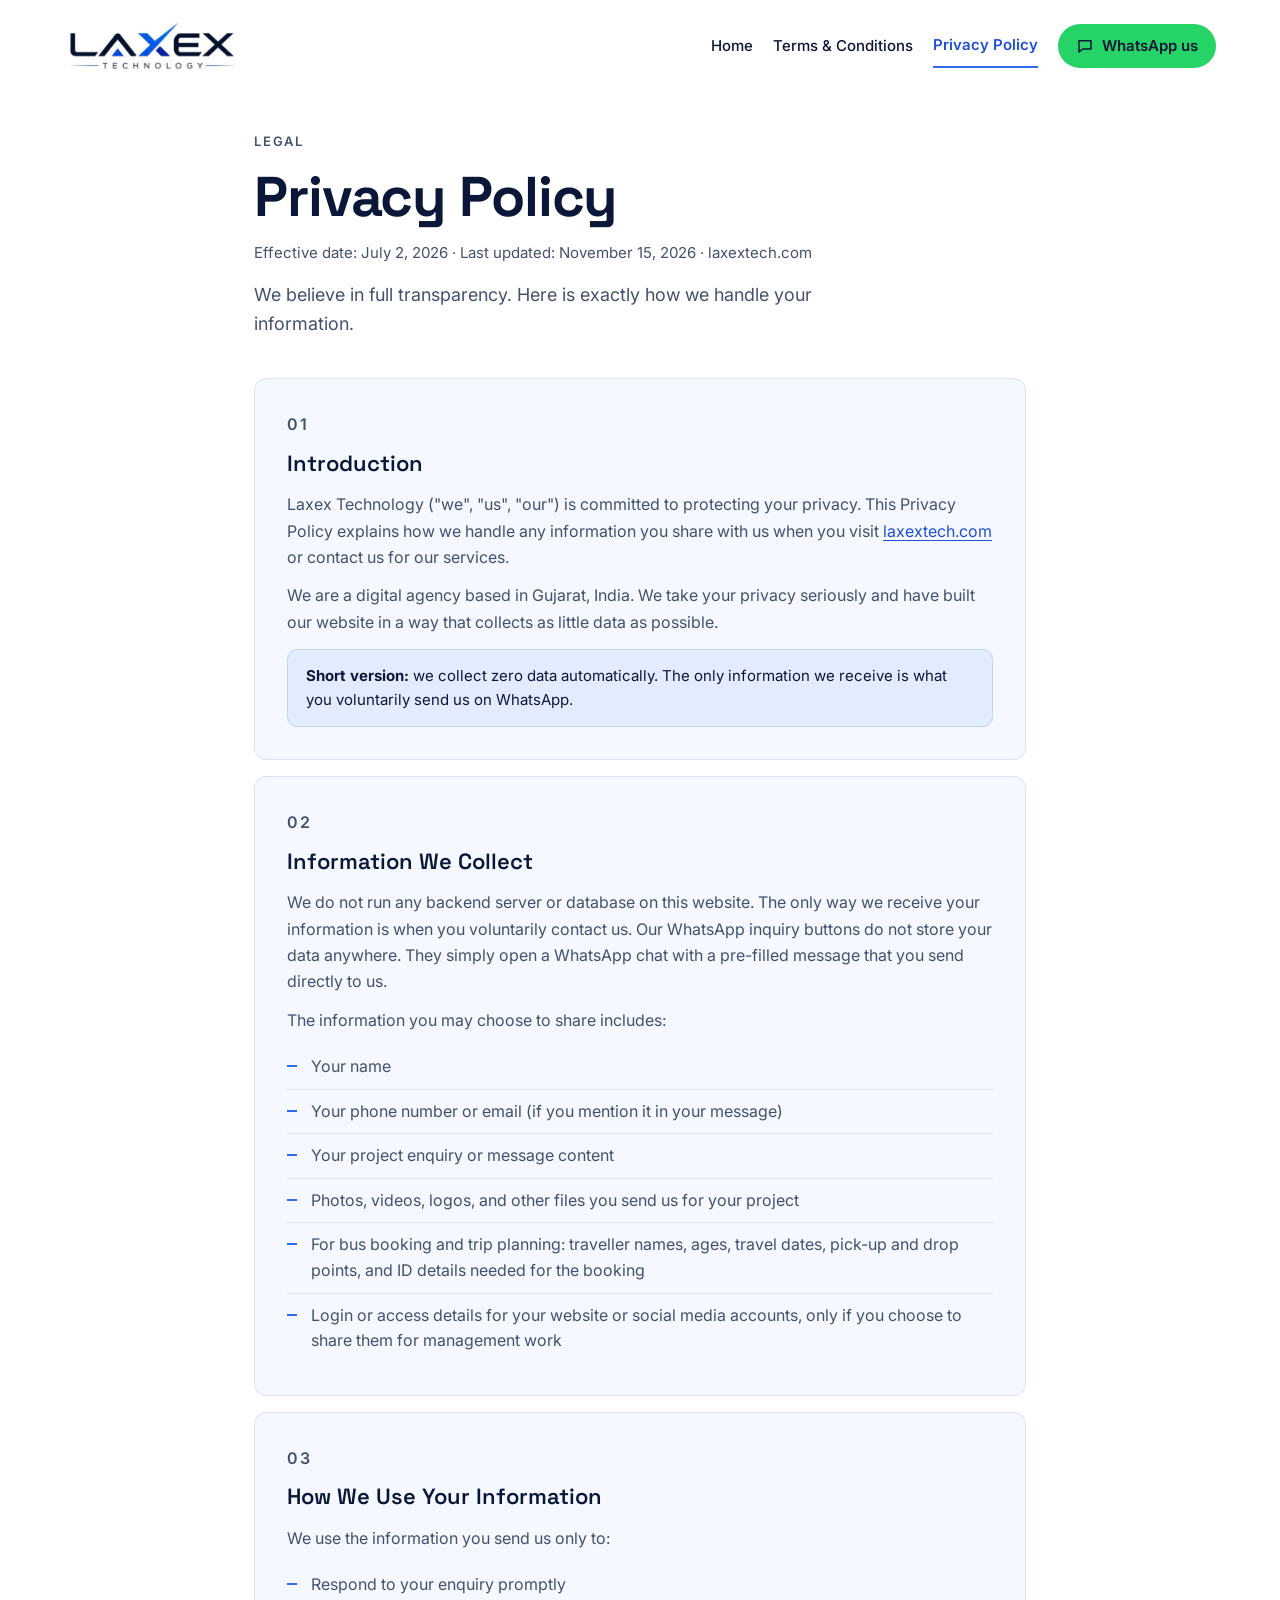
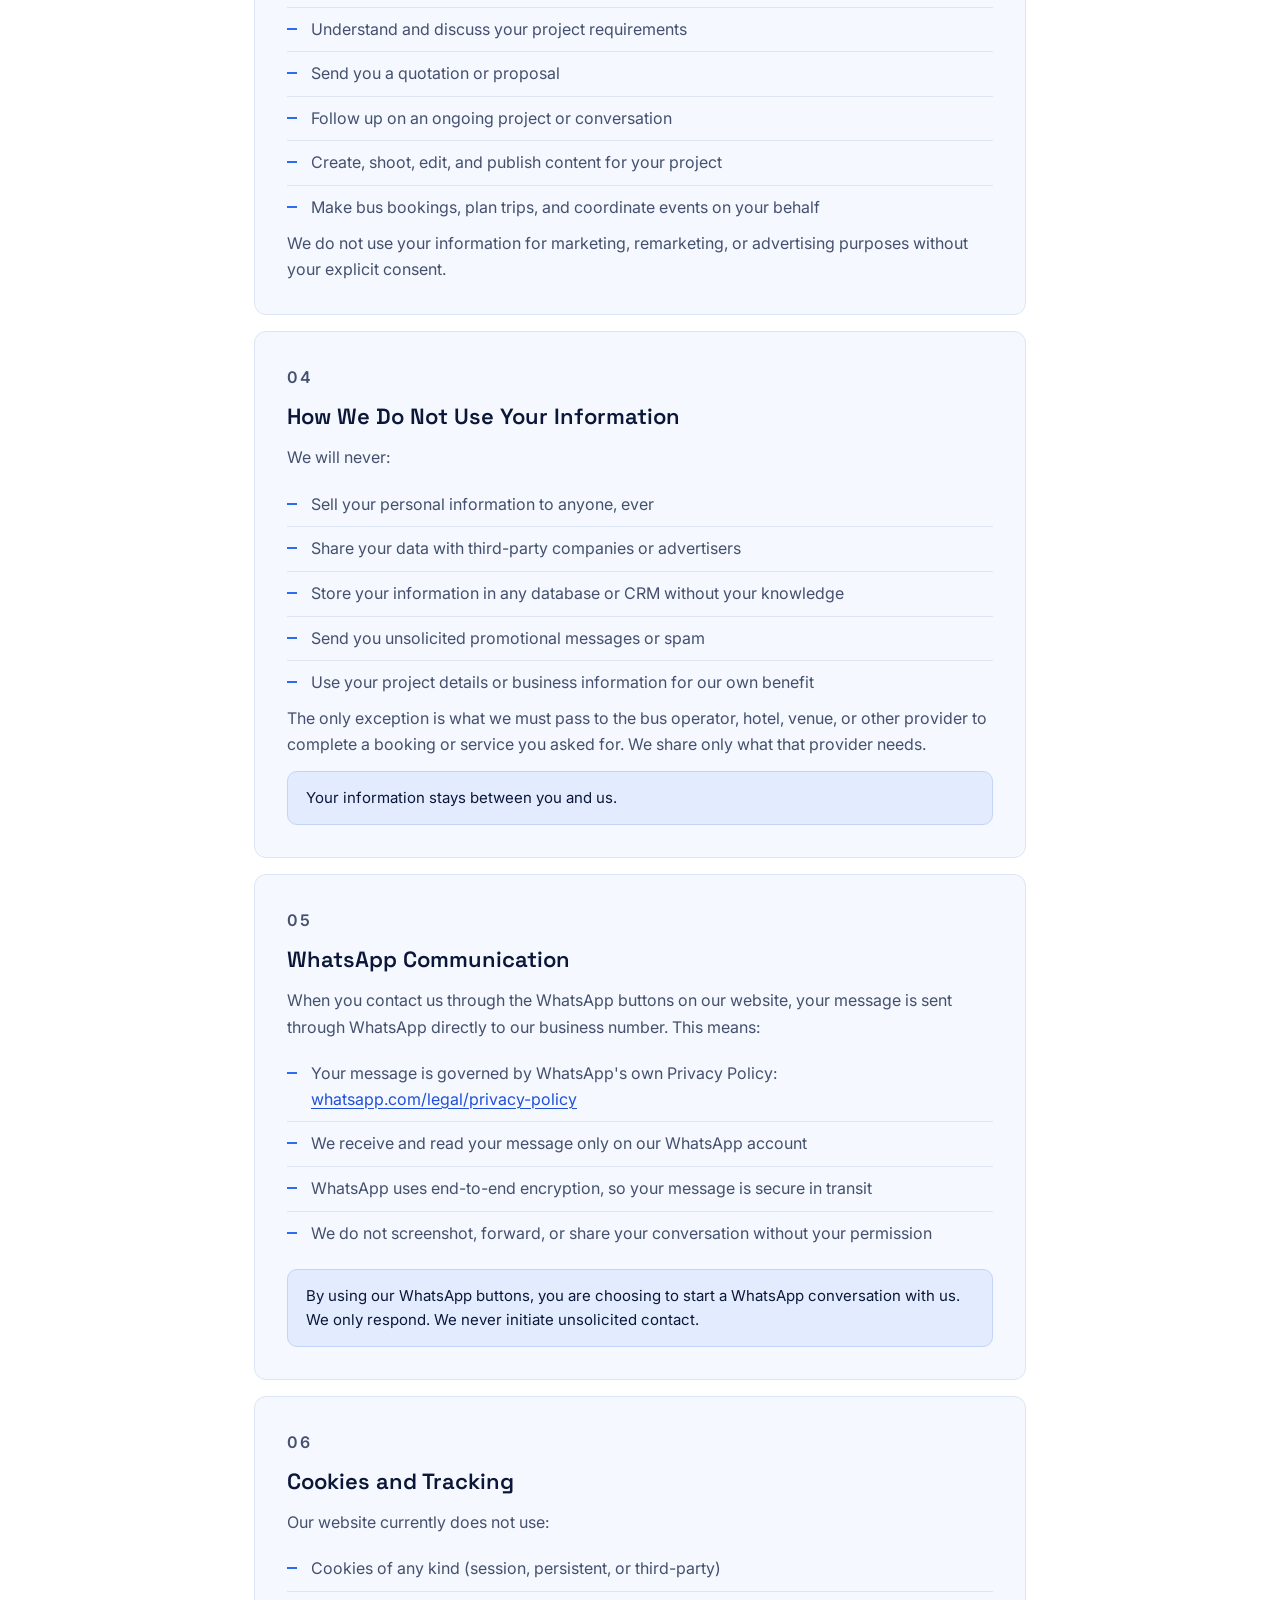
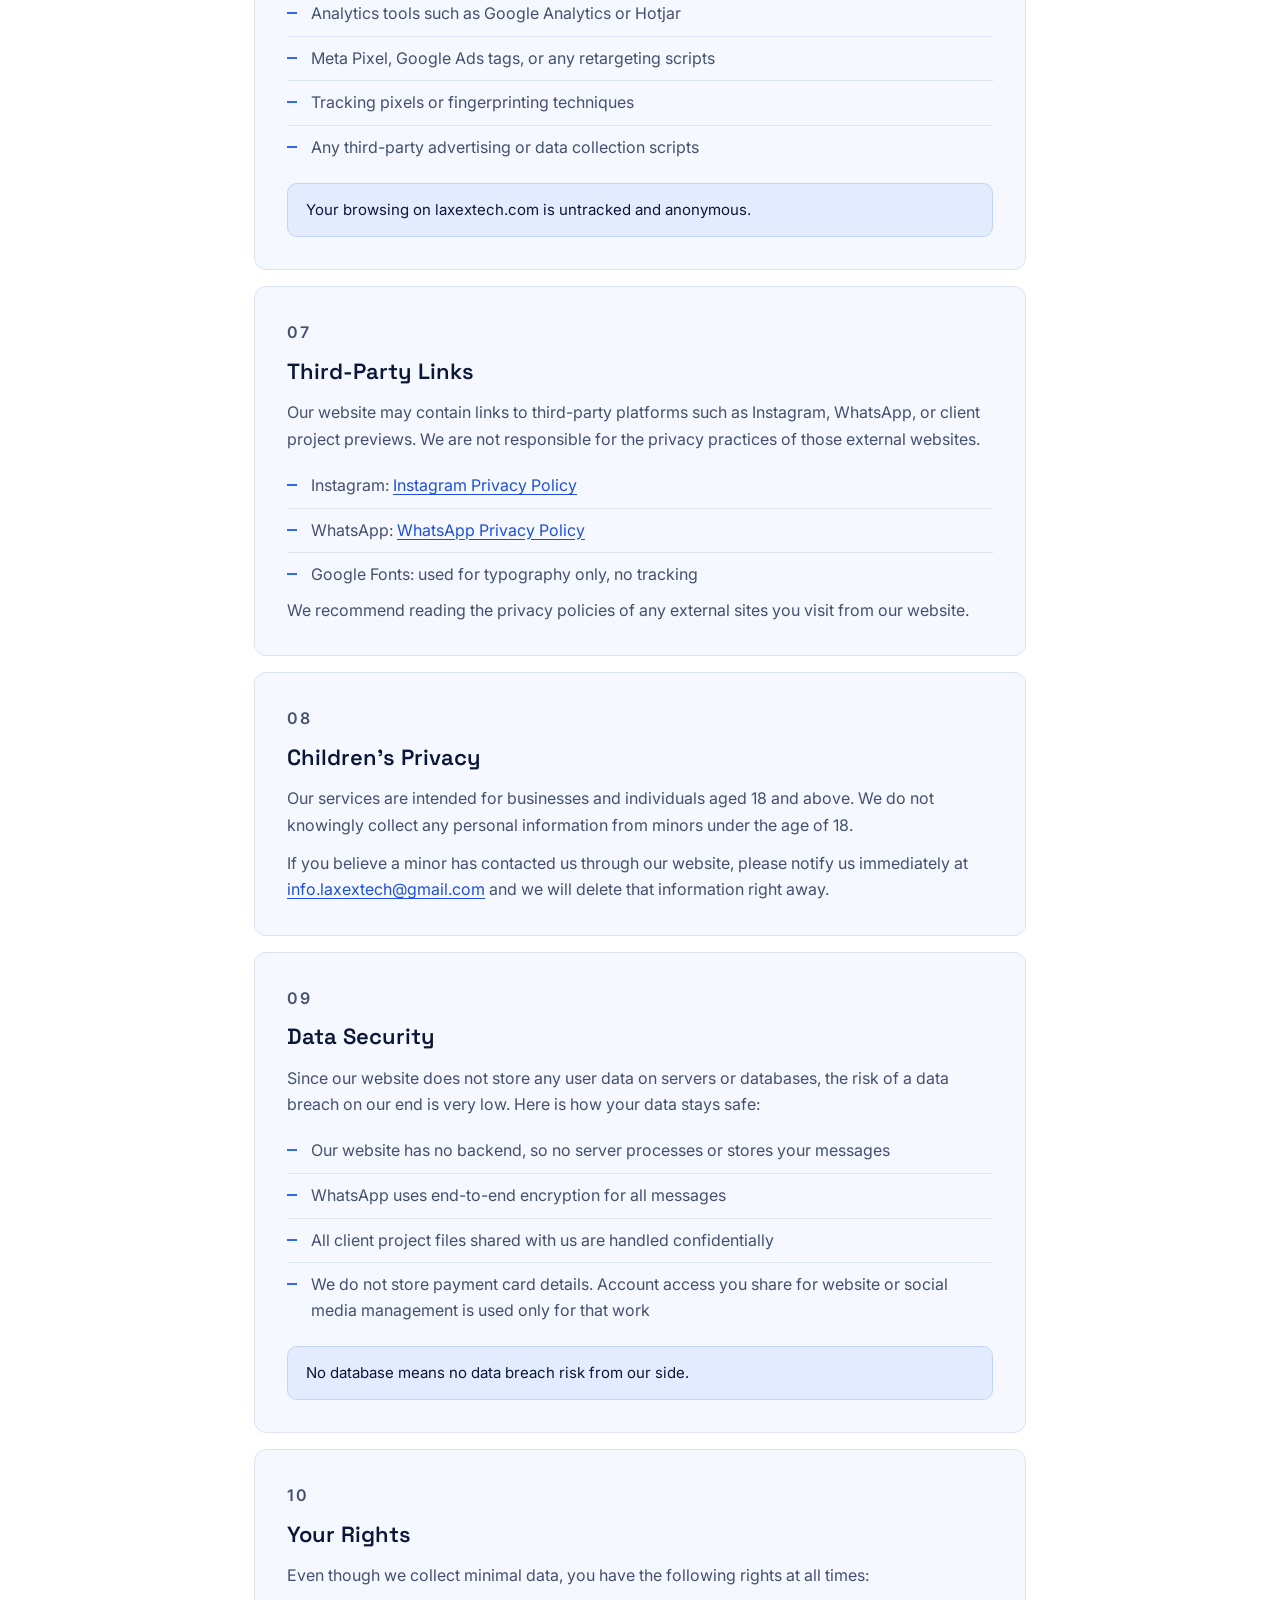
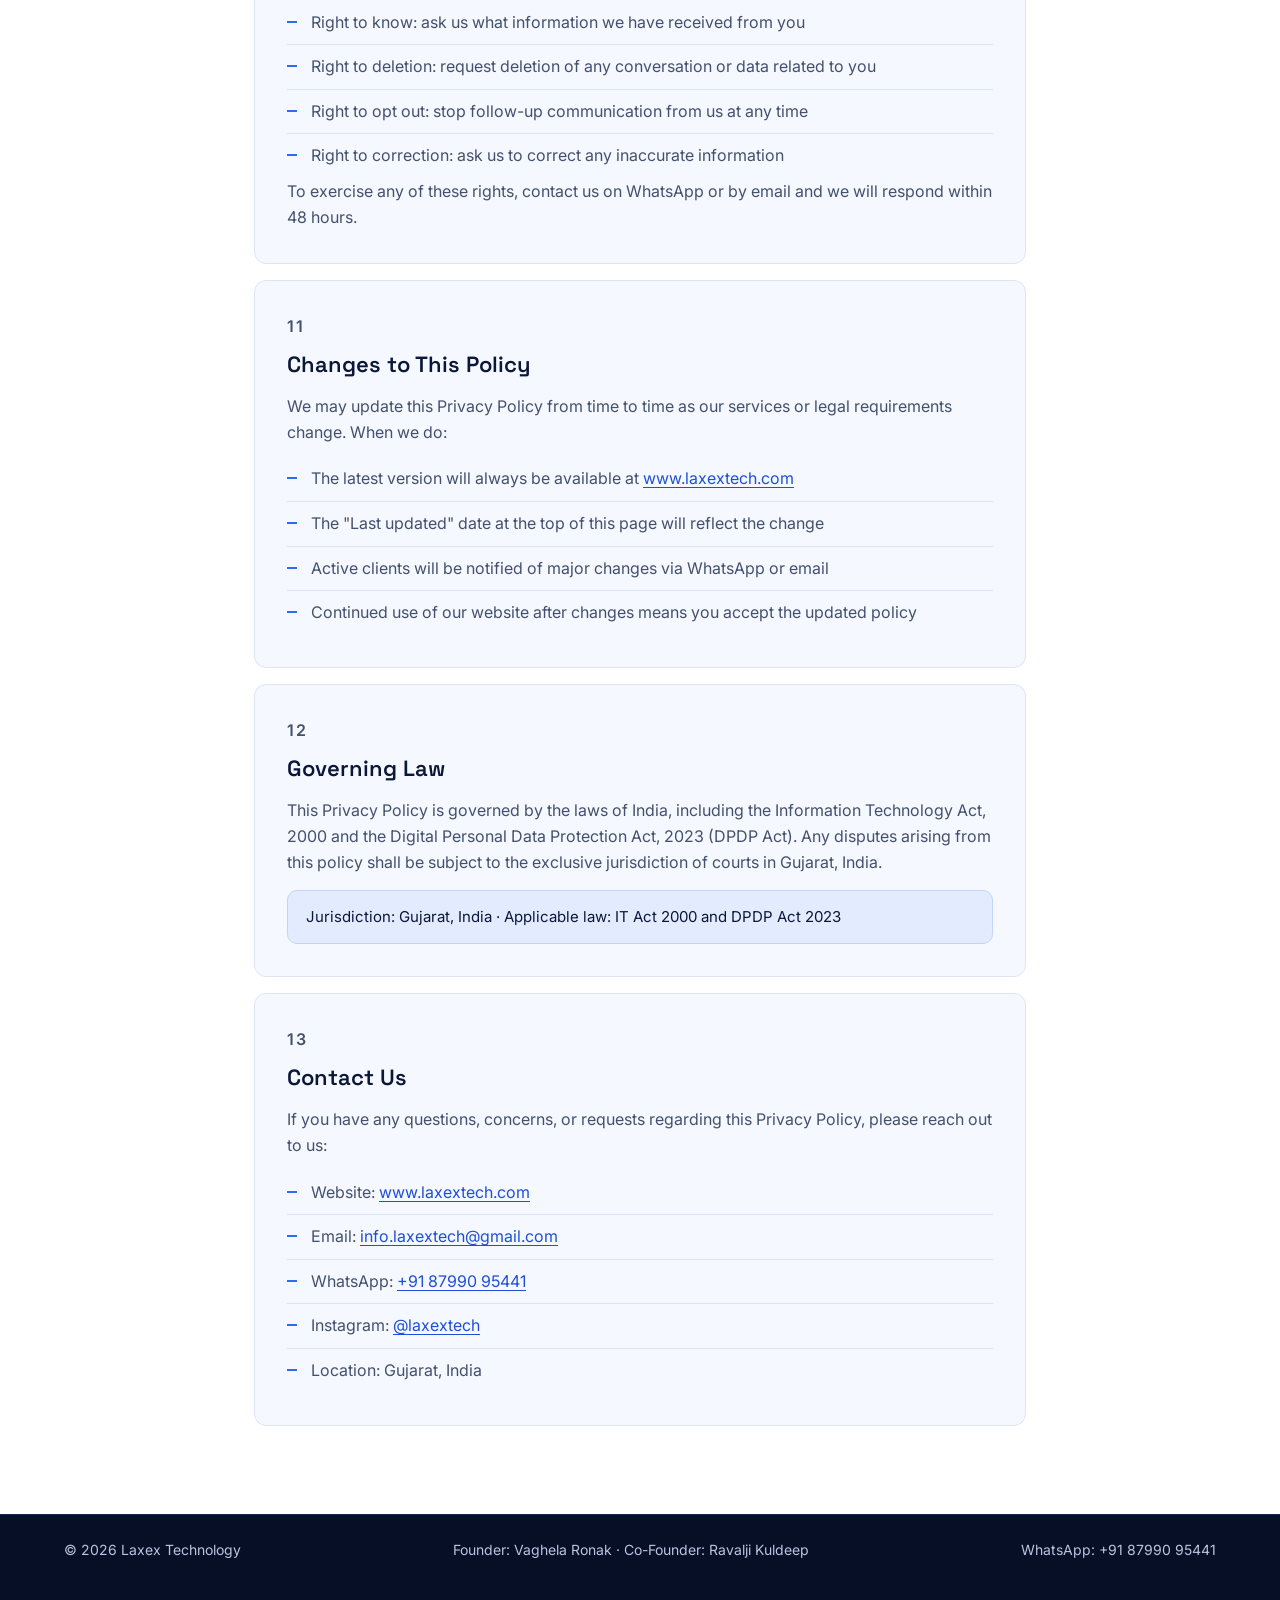
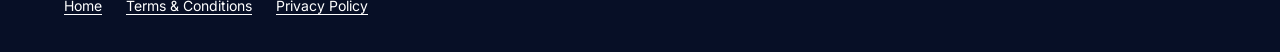
<file: privacy.html>
<!doctype html>
<html lang="en">
<head>
<meta charset="utf-8">
<meta name="viewport" content="width=device-width, initial-scale=1">
<title>Privacy Policy — Laxex Technology</title>
<meta name="description" content="Privacy Policy for Laxex Technology.">
<link rel="preconnect" href="https://fonts.googleapis.com"><link rel="preconnect" href="https://fonts.gstatic.com" crossorigin><link rel="stylesheet" href="https://fonts.googleapis.com/css2?family=Inter:wght@400;500;600&family=Space+Grotesk:wght@500;600;700&display=swap">
<style>
:root{color-scheme:light}
body{background:#FFFFFF;color:#0B1738}

body{margin:0}
*{box-sizing:border-box}
html{scroll-behavior:smooth}
a{color:inherit;text-decoration:none}
a:hover{opacity:.85}
a:focus-visible{outline:3px solid #2F6BF0;outline-offset:3px}
.lg-link{color:#1F4FD8;text-decoration:underline;text-underline-offset:3px}
.lg-card{background:#F5F8FE;border:1px solid #DCE4F5;border-radius:12px;padding:32px;margin-bottom:16px}
.lg-num{margin:0 0 8px;font-size:12px;font-weight:600;letter-spacing:.12em;text-transform:uppercase;color:#1F4FD8}
.lg-card h2{margin:0 0 14px;font-family:'Space Grotesk',system-ui,sans-serif;font-size:22px;font-weight:600;line-height:1.25;color:#0B1738}
.lg-card p{margin:0 0 12px;font-size:16px;line-height:1.65;color:#44506E}
.lg-card p:last-child{margin-bottom:0}
.lg-card ul{list-style:none;margin:8px 0 0;padding:0}
.lg-card li{position:relative;padding:9px 0 9px 24px;border-bottom:1px solid #DCE4F5;font-size:16px;line-height:1.6;color:#44506E}
.lg-card li:last-child{border-bottom:0}
.lg-card li::before{content:"";position:absolute;left:0;top:20px;width:10px;height:2px;background:#2F6BF0}
.lg-note{margin-top:14px;padding:14px 18px;border-radius:10px;background:#E3ECFF;border:1px solid #C3D4F8;color:#0B1738;font-size:15px;line-height:1.6}
@media (max-width:600px){.lg-card{padding:20px}}

</style>
</head>
<body>

<div style="width: 100%; background: #FFFFFF; color: #0B1738; font-family: 'Inter', system-ui, sans-serif; font-size: 16px; line-height: 1.5">

<!-- NAV -->
<div style="max-width: 1200px; margin: 0 auto; padding: 0 24px; width: 100%">
<div style="display: flex; flex-wrap: wrap; align-items: center; justify-content: space-between; gap: 12px 24px; padding: 18px 0">
<a href="index.html" style="display: flex; align-items: center; min-height: 44px">
<img src="[data-uri]" alt="Laxex Technology" style="display: block; height: 56px; width: auto; max-width: 100%">
</a>
<div style="display: flex; flex-wrap: wrap; align-items: center; gap: 4px 20px">
<a href="index.html" style="display: inline-flex; align-items: center; min-height: 44px; font-size: 15px; font-weight: 500">Home</a>
<a href="terms.html" style="display: inline-flex; align-items: center; min-height: 44px; font-size: 15px; font-weight: 500">Terms &amp; Conditions</a>
<a href="privacy.html" style="display: inline-flex; align-items: center; min-height: 44px; font-size: 15px; font-weight: 600; color: #1F4FD8; border-bottom: 2px solid #2F6BF0">Privacy Policy</a>
<a href="https://wa.me/918799095441?text=Hello%20Laxex%20Technology%2C%20I%20would%20like%20to%20make%20an%20inquiry." style="display: inline-flex; align-items: center; gap: 8px; min-height: 44px; padding: 0 18px; border-radius: 999px; background: #25D366; color: #0B1738; font-size: 15px; font-weight: 600">
<svg width="18" height="18" viewBox="0 0 24 24" fill="none" stroke="currentColor" stroke-width="2" stroke-linecap="round" stroke-linejoin="round" aria-hidden="true"><path d="M4 5h16v11H9l-5 4z"/></svg>
WhatsApp us
</a>
</div>
</div>
</div>

<!-- HERO -->
<div style="max-width: 820px; margin: 0 auto; padding: 40px 24px 40px; width: 100%; display: flex; flex-direction: column; align-items: flex-start; gap: 16px">
<span style="font-size: 13px; font-weight: 600; letter-spacing: 0.14em; text-transform: uppercase; color: #44506E">Legal</span>
<h1 style="margin: 0; font-family: 'Space Grotesk', system-ui, sans-serif; font-weight: 700; font-size: clamp(36px, 5vw, 56px); line-height: 1.05; letter-spacing: -0.02em; text-wrap: balance">Privacy Policy</h1>
<p style="margin: 0; font-size: 15px; color: #44506E">Effective date: July 2, 2026 · Last updated: November 15, 2026 · laxextech.com</p>
<p style="margin: 0; max-width: 56ch; font-size: 18px; line-height: 1.6; color: #44506E">We believe in full transparency. Here is exactly how we handle your information.</p>
</div>

<!-- CONTENT -->
<div style="max-width: 820px; margin: 0 auto; padding: 0 24px 72px; width: 100%">

<div class="lg-card">
<p class="lg-num">01</p>
<h2>Introduction</h2>
<p>Laxex Technology ("we", "us", "our") is committed to protecting your privacy. This Privacy Policy explains how we handle any information you share with us when you visit <a class="lg-link" href="https://laxextech.com">laxextech.com</a> or contact us for our services.</p>
<p>We are a digital agency based in Gujarat, India. We take your privacy seriously and have built our website in a way that collects as little data as possible.</p>
<div class="lg-note"><strong>Short version:</strong> we collect zero data automatically. The only information we receive is what you voluntarily send us on WhatsApp.</div>
</div>

<div class="lg-card">
<p class="lg-num">02</p>
<h2>Information We Collect</h2>
<p>We do not run any backend server or database on this website. The only way we receive your information is when you voluntarily contact us. Our WhatsApp inquiry buttons do not store your data anywhere. They simply open a WhatsApp chat with a pre-filled message that you send directly to us.</p>
<p>The information you may choose to share includes:</p>
<ul>
<li>Your name</li>
<li>Your phone number or email (if you mention it in your message)</li>
<li>Your project enquiry or message content</li>
<li>Photos, videos, logos, and other files you send us for your project</li>
<li>For bus booking and trip planning: traveller names, ages, travel dates, pick-up and drop points, and ID details needed for the booking</li>
<li>Login or access details for your website or social media accounts, only if you choose to share them for management work</li>
</ul>
</div>

<div class="lg-card">
<p class="lg-num">03</p>
<h2>How We Use Your Information</h2>
<p>We use the information you send us only to:</p>
<ul>
<li>Respond to your enquiry promptly</li>
<li>Understand and discuss your project requirements</li>
<li>Send you a quotation or proposal</li>
<li>Follow up on an ongoing project or conversation</li>
<li>Create, shoot, edit, and publish content for your project</li>
<li>Make bus bookings, plan trips, and coordinate events on your behalf</li>
</ul>
<p>We do not use your information for marketing, remarketing, or advertising purposes without your explicit consent.</p>
</div>

<div class="lg-card">
<p class="lg-num">04</p>
<h2>How We Do Not Use Your Information</h2>
<p>We will never:</p>
<ul>
<li>Sell your personal information to anyone, ever</li>
<li>Share your data with third-party companies or advertisers</li>
<li>Store your information in any database or CRM without your knowledge</li>
<li>Send you unsolicited promotional messages or spam</li>
<li>Use your project details or business information for our own benefit</li>
</ul>
<p>The only exception is what we must pass to the bus operator, hotel, venue, or other provider to complete a booking or service you asked for. We share only what that provider needs.</p>
<div class="lg-note">Your information stays between you and us.</div>
</div>

<div class="lg-card">
<p class="lg-num">05</p>
<h2>WhatsApp Communication</h2>
<p>When you contact us through the WhatsApp buttons on our website, your message is sent through WhatsApp directly to our business number. This means:</p>
<ul>
<li>Your message is governed by WhatsApp's own Privacy Policy: <a class="lg-link" href="https://www.whatsapp.com/legal/privacy-policy" target="_blank">whatsapp.com/legal/privacy-policy</a></li>
<li>We receive and read your message only on our WhatsApp account</li>
<li>WhatsApp uses end-to-end encryption, so your message is secure in transit</li>
<li>We do not screenshot, forward, or share your conversation without your permission</li>
</ul>
<div class="lg-note">By using our WhatsApp buttons, you are choosing to start a WhatsApp conversation with us. We only respond. We never initiate unsolicited contact.</div>
</div>

<div class="lg-card">
<p class="lg-num">06</p>
<h2>Cookies and Tracking</h2>
<p>Our website currently does not use:</p>
<ul>
<li>Cookies of any kind (session, persistent, or third-party)</li>
<li>Analytics tools such as Google Analytics or Hotjar</li>
<li>Meta Pixel, Google Ads tags, or any retargeting scripts</li>
<li>Tracking pixels or fingerprinting techniques</li>
<li>Any third-party advertising or data collection scripts</li>
</ul>
<div class="lg-note">Your browsing on laxextech.com is untracked and anonymous.</div>
</div>

<div class="lg-card">
<p class="lg-num">07</p>
<h2>Third-Party Links</h2>
<p>Our website may contain links to third-party platforms such as Instagram, WhatsApp, or client project previews. We are not responsible for the privacy practices of those external websites.</p>
<ul>
<li>Instagram: <a class="lg-link" href="https://privacycenter.instagram.com/policy" target="_blank">Instagram Privacy Policy</a></li>
<li>WhatsApp: <a class="lg-link" href="https://www.whatsapp.com/legal/privacy-policy" target="_blank">WhatsApp Privacy Policy</a></li>
<li>Google Fonts: used for typography only, no tracking</li>
</ul>
<p>We recommend reading the privacy policies of any external sites you visit from our website.</p>
</div>

<div class="lg-card">
<p class="lg-num">08</p>
<h2>Children's Privacy</h2>
<p>Our services are intended for businesses and individuals aged 18 and above. We do not knowingly collect any personal information from minors under the age of 18.</p>
<p>If you believe a minor has contacted us through our website, please notify us immediately at <a class="lg-link" href="mailto:info.laxextech@gmail.com">info.laxextech@gmail.com</a> and we will delete that information right away.</p>
</div>

<div class="lg-card">
<p class="lg-num">09</p>
<h2>Data Security</h2>
<p>Since our website does not store any user data on servers or databases, the risk of a data breach on our end is very low. Here is how your data stays safe:</p>
<ul>
<li>Our website has no backend, so no server processes or stores your messages</li>
<li>WhatsApp uses end-to-end encryption for all messages</li>
<li>All client project files shared with us are handled confidentially</li>
<li>We do not store payment card details. Account access you share for website or social media management is used only for that work</li>
</ul>
<div class="lg-note">No database means no data breach risk from our side.</div>
</div>

<div class="lg-card">
<p class="lg-num">10</p>
<h2>Your Rights</h2>
<p>Even though we collect minimal data, you have the following rights at all times:</p>
<ul>
<li>Right to know: ask us what information we have received from you</li>
<li>Right to deletion: request deletion of any conversation or data related to you</li>
<li>Right to opt out: stop follow-up communication from us at any time</li>
<li>Right to correction: ask us to correct any inaccurate information</li>
</ul>
<p>To exercise any of these rights, contact us on WhatsApp or by email and we will respond within 48 hours.</p>
</div>

<div class="lg-card">
<p class="lg-num">11</p>
<h2>Changes to This Policy</h2>
<p>We may update this Privacy Policy from time to time as our services or legal requirements change. When we do:</p>
<ul>
<li>The latest version will always be available at <a class="lg-link" href="https://www.laxextech.com">www.laxextech.com</a></li>
<li>The "Last updated" date at the top of this page will reflect the change</li>
<li>Active clients will be notified of major changes via WhatsApp or email</li>
<li>Continued use of our website after changes means you accept the updated policy</li>
</ul>
</div>

<div class="lg-card">
<p class="lg-num">12</p>
<h2>Governing Law</h2>
<p>This Privacy Policy is governed by the laws of India, including the Information Technology Act, 2000 and the Digital Personal Data Protection Act, 2023 (DPDP Act). Any disputes arising from this policy shall be subject to the exclusive jurisdiction of courts in Gujarat, India.</p>
<div class="lg-note">Jurisdiction: Gujarat, India · Applicable law: IT Act 2000 and DPDP Act 2023</div>
</div>

<div class="lg-card">
<p class="lg-num">13</p>
<h2>Contact Us</h2>
<p>If you have any questions, concerns, or requests regarding this Privacy Policy, please reach out to us:</p>
<ul>
<li>Website: <a class="lg-link" href="https://www.laxextech.com">www.laxextech.com</a></li>
<li>Email: <a class="lg-link" href="mailto:info.laxextech@gmail.com">info.laxextech@gmail.com</a></li>
<li>WhatsApp: <a class="lg-link" href="https://wa.me/918799095441">+91 87990 95441</a></li>
<li>Instagram: <a class="lg-link" href="https://instagram.com/laxextech" target="_blank">@laxextech</a></li>
<li>Location: Gujarat, India</li>
</ul>
</div>

</div>

<!-- FOOTER -->
<div style="width: 100%; background: #070F26; color: #B8C4E0; border-top: 1px solid #18254D">
<div style="max-width: 1200px; margin: 0 auto; padding: 24px; width: 100%; display: flex; flex-wrap: wrap; justify-content: space-between; gap: 8px 24px; font-size: 14px">
<span>© 2026 Laxex Technology</span>
<span>Founder: Vaghela Ronak · Co-Founder: Ravalji Kuldeep</span>
<span>WhatsApp: +91 87990 95441</span>
</div>
<div style="max-width: 1200px; margin: 0 auto; padding: 0 24px 24px; width: 100%; display: flex; flex-wrap: wrap; gap: 4px 24px; font-size: 14px">
<a href="index.html" style="display: inline-flex; align-items: center; min-height: 44px; color: #FFFFFF; text-decoration: underline; text-underline-offset: 3px">Home</a>
<a href="terms.html" style="display: inline-flex; align-items: center; min-height: 44px; color: #FFFFFF; text-decoration: underline; text-underline-offset: 3px">Terms &amp; Conditions</a>
<a href="privacy.html" style="display: inline-flex; align-items: center; min-height: 44px; color: #FFFFFF; text-decoration: underline; text-underline-offset: 3px">Privacy Policy</a>
</div>
</div>

</div>

</body>
</html>
</file>
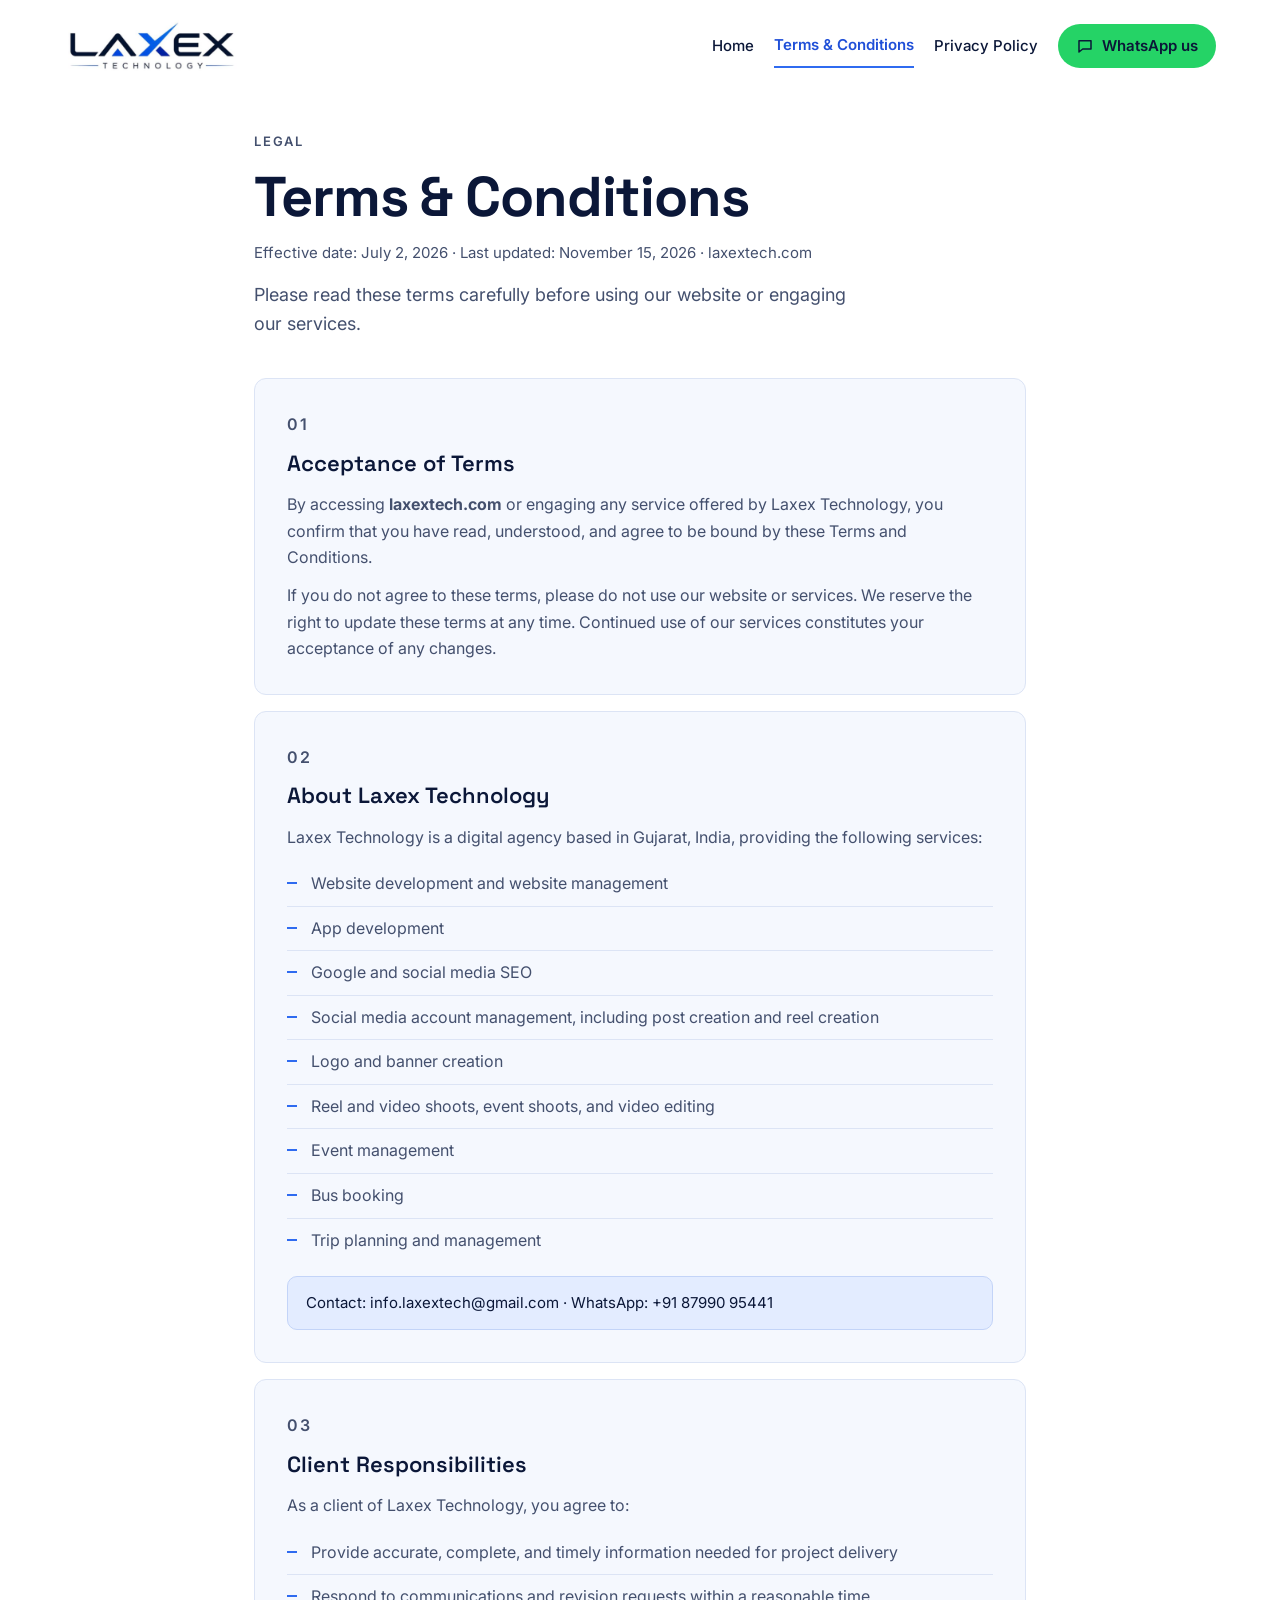
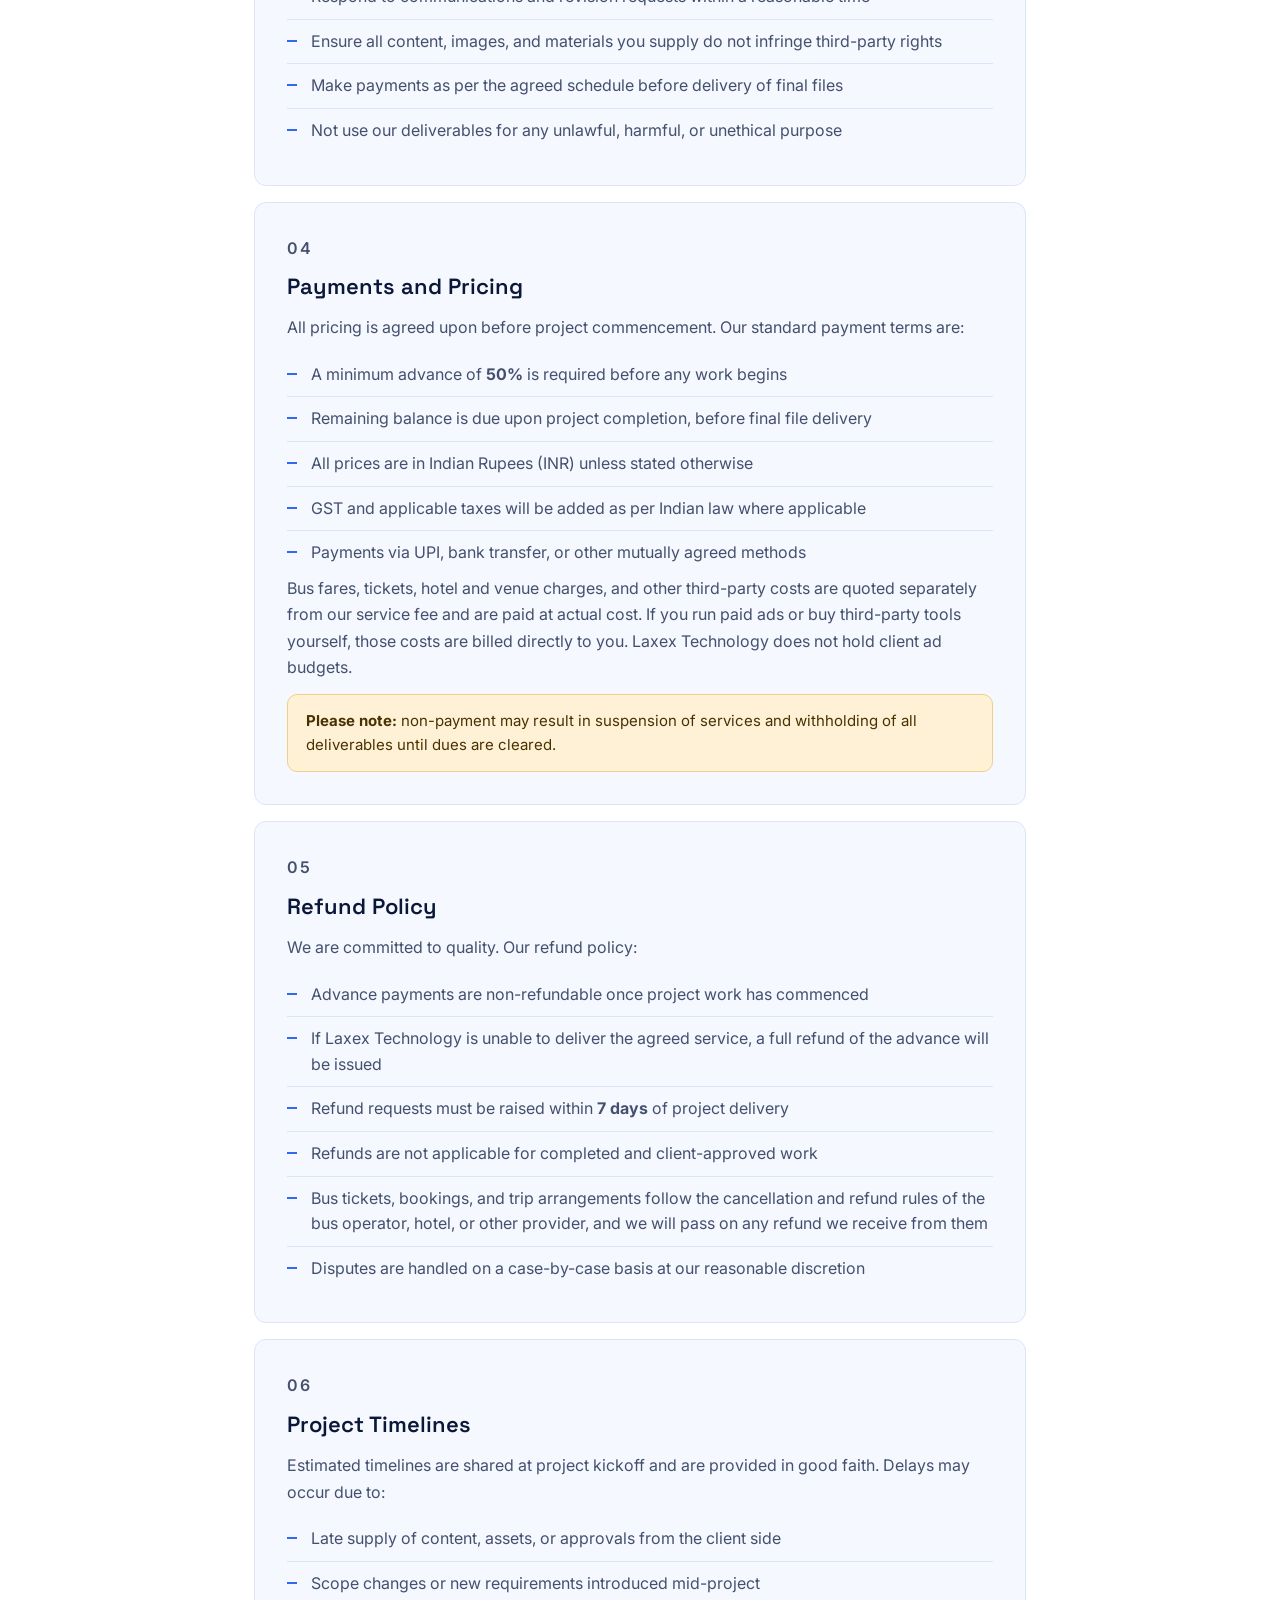
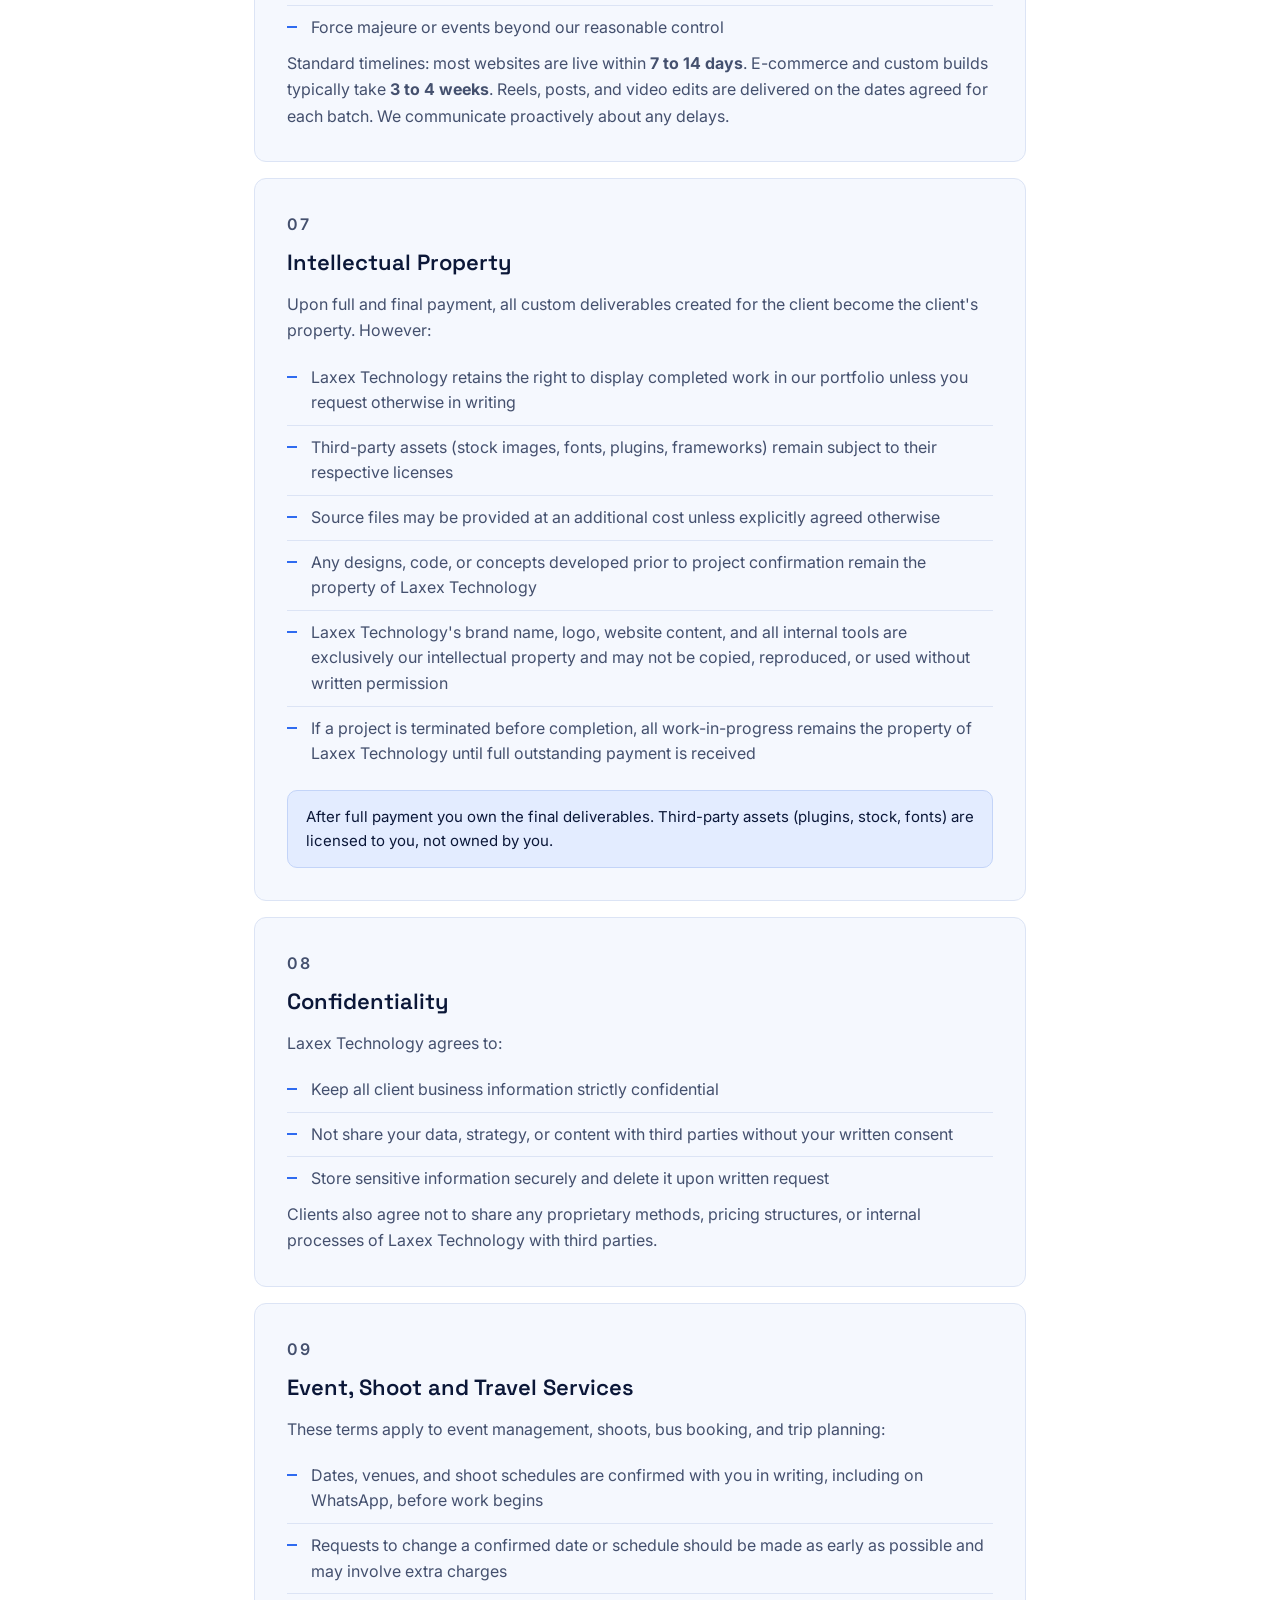
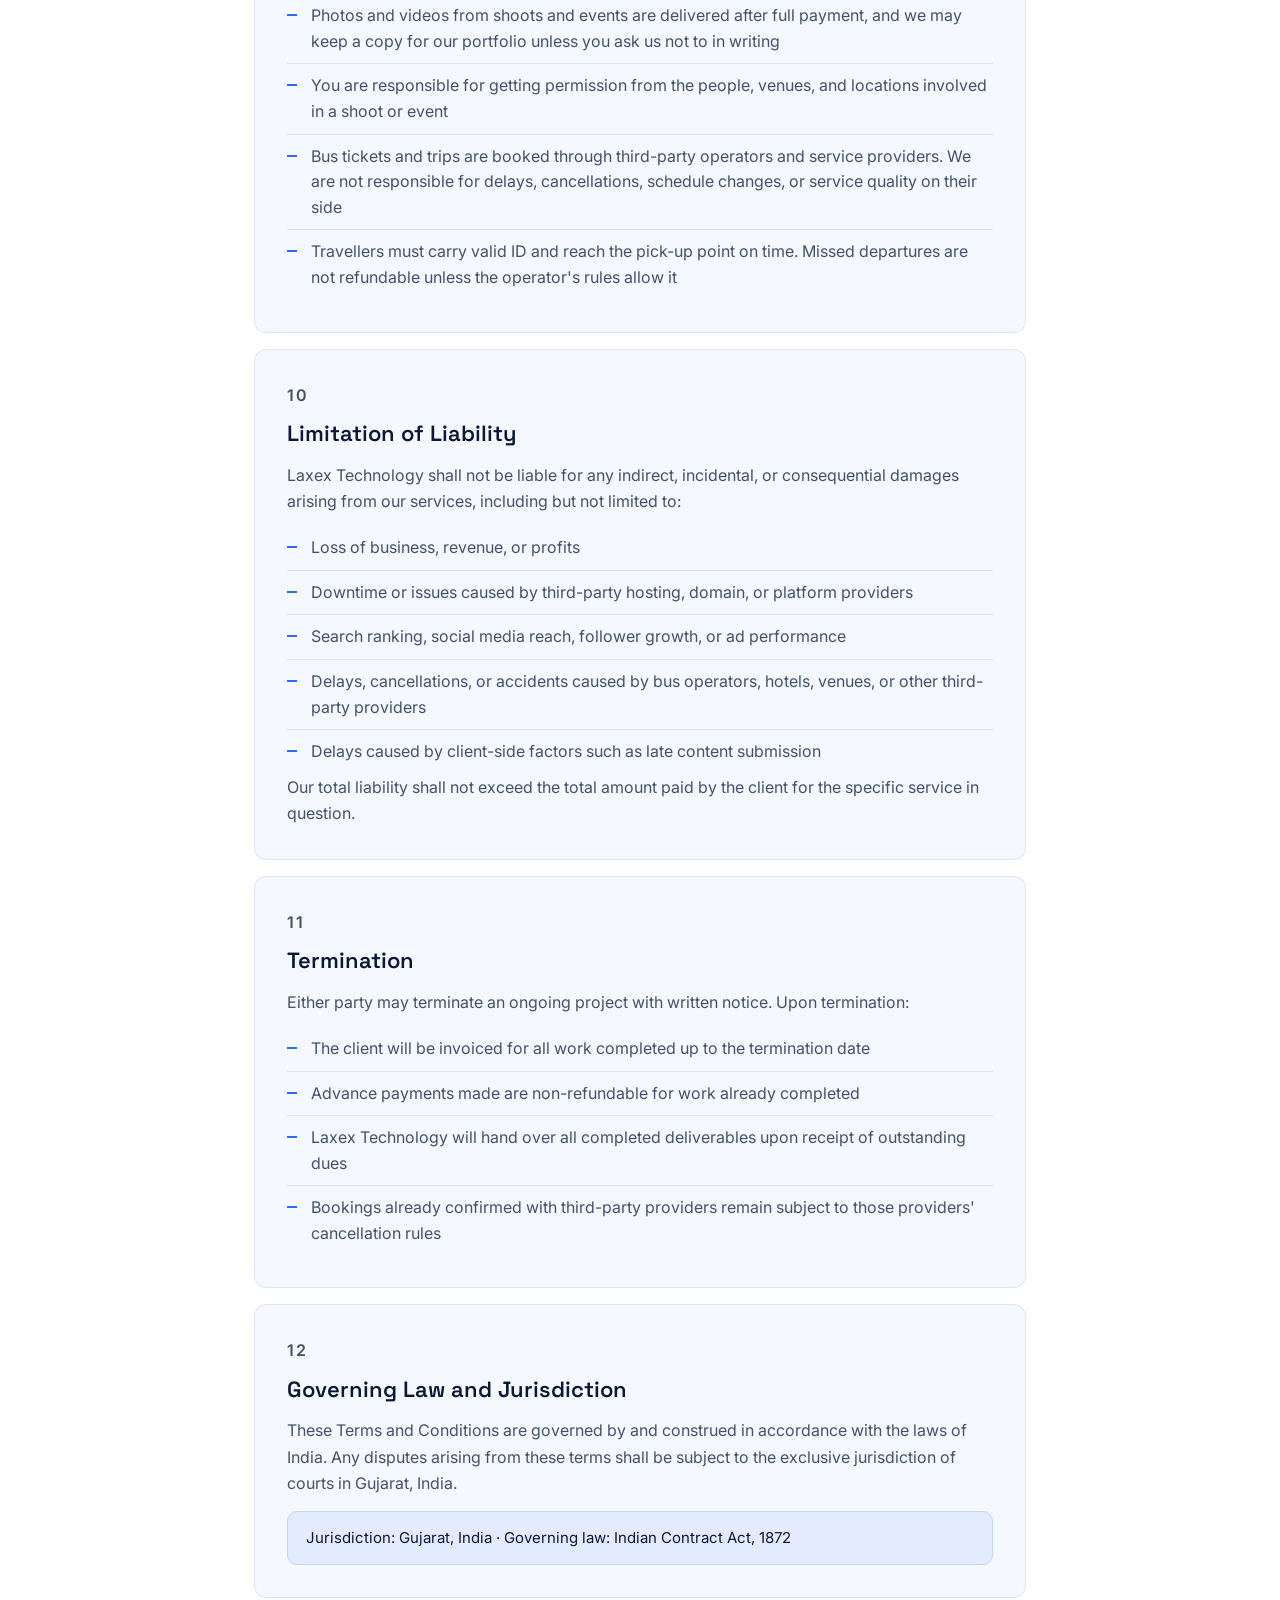
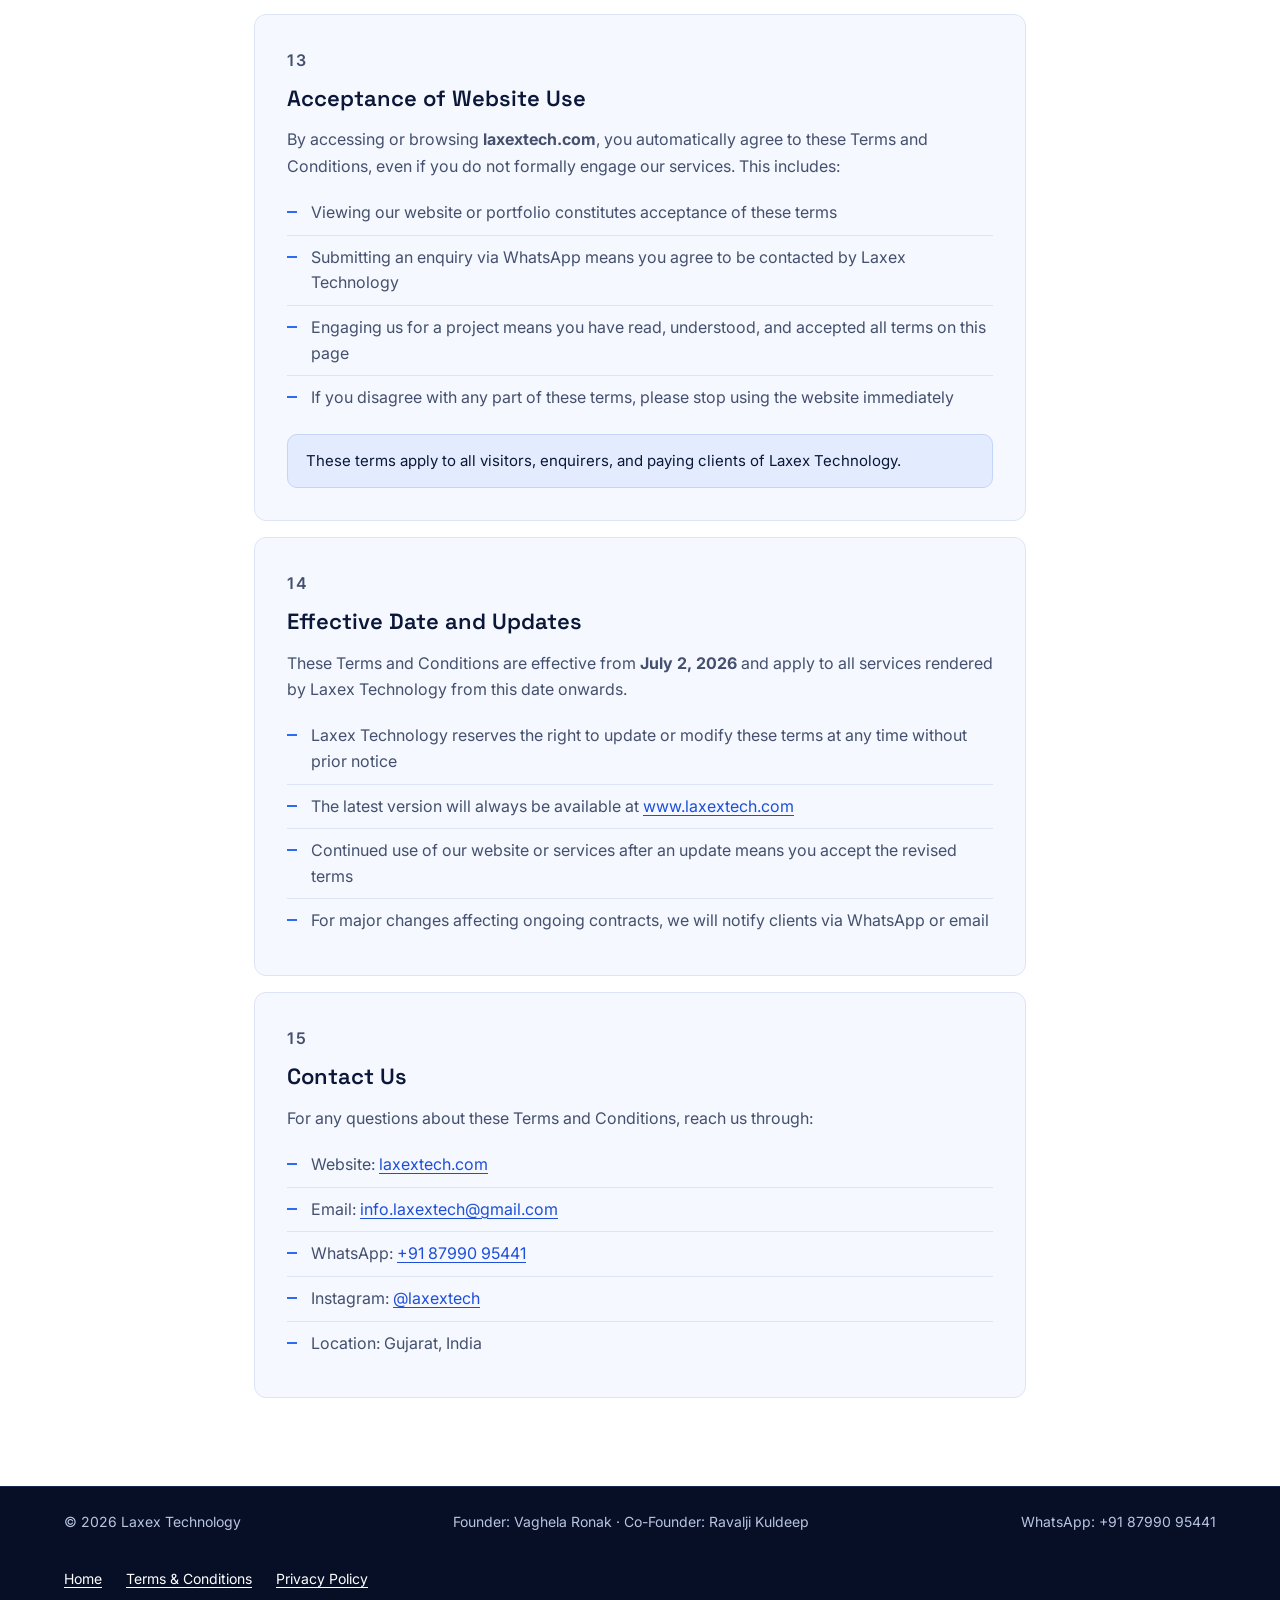
<file: refund.html>
<!doctype html>
<html lang="en">
<head>
<meta charset="utf-8">
<meta name="viewport" content="width=device-width, initial-scale=1">
<title>Terms &amp; Conditions — Laxex Technology</title>
<meta name="description" content="Terms and Conditions for Laxex Technology.">
<link rel="preconnect" href="https://fonts.googleapis.com"><link rel="preconnect" href="https://fonts.gstatic.com" crossorigin><link rel="stylesheet" href="https://fonts.googleapis.com/css2?family=Inter:wght@400;500;600&family=Space+Grotesk:wght@500;600;700&display=swap">
<style>
:root{color-scheme:light}
body{background:#FFFFFF;color:#0B1738}

body{margin:0}
*{box-sizing:border-box}
html{scroll-behavior:smooth}
a{color:inherit;text-decoration:none}
a:hover{opacity:.85}
a:focus-visible{outline:3px solid #2F6BF0;outline-offset:3px}
.lg-link{color:#1F4FD8;text-decoration:underline;text-underline-offset:3px}
.lg-card{background:#F5F8FE;border:1px solid #DCE4F5;border-radius:12px;padding:32px;margin-bottom:16px}
.lg-num{margin:0 0 8px;font-size:12px;font-weight:600;letter-spacing:.12em;text-transform:uppercase;color:#1F4FD8}
.lg-card h2{margin:0 0 14px;font-family:'Space Grotesk',system-ui,sans-serif;font-size:22px;font-weight:600;line-height:1.25;color:#0B1738}
.lg-card p{margin:0 0 12px;font-size:16px;line-height:1.65;color:#44506E}
.lg-card p:last-child{margin-bottom:0}
.lg-card ul{list-style:none;margin:8px 0 0;padding:0}
.lg-card li{position:relative;padding:9px 0 9px 24px;border-bottom:1px solid #DCE4F5;font-size:16px;line-height:1.6;color:#44506E}
.lg-card li:last-child{border-bottom:0}
.lg-card li::before{content:"";position:absolute;left:0;top:20px;width:10px;height:2px;background:#2F6BF0}
.lg-note{margin-top:14px;padding:14px 18px;border-radius:10px;background:#E3ECFF;border:1px solid #C3D4F8;color:#0B1738;font-size:15px;line-height:1.6}
.lg-warn{margin-top:14px;padding:14px 18px;border-radius:10px;background:#FFF1D6;border:1px solid #F0CF8A;color:#4A3200;font-size:15px;line-height:1.6}
@media (max-width:600px){.lg-card{padding:20px}}

</style>
</head>
<body>

<div style="width: 100%; background: #FFFFFF; color: #0B1738; font-family: 'Inter', system-ui, sans-serif; font-size: 16px; line-height: 1.5">

<!-- NAV -->
<div style="max-width: 1200px; margin: 0 auto; padding: 0 24px; width: 100%">
<div style="display: flex; flex-wrap: wrap; align-items: center; justify-content: space-between; gap: 12px 24px; padding: 18px 0">
<a href="index.html" style="display: flex; align-items: center; min-height: 44px">
<img src="[data-uri]" alt="Laxex Technology" style="display: block; height: 56px; width: auto; max-width: 100%">
</a>
<div style="display: flex; flex-wrap: wrap; align-items: center; gap: 4px 20px">
<a href="index.html" style="display: inline-flex; align-items: center; min-height: 44px; font-size: 15px; font-weight: 500">Home</a>
<a href="terms.html" style="display: inline-flex; align-items: center; min-height: 44px; font-size: 15px; font-weight: 600; color: #1F4FD8; border-bottom: 2px solid #2F6BF0">Terms &amp; Conditions</a>
<a href="privacy.html" style="display: inline-flex; align-items: center; min-height: 44px; font-size: 15px; font-weight: 500">Privacy Policy</a>
<a href="https://wa.me/918799095441?text=Hello%20Laxex%20Technology%2C%20I%20would%20like%20to%20make%20an%20inquiry." style="display: inline-flex; align-items: center; gap: 8px; min-height: 44px; padding: 0 18px; border-radius: 999px; background: #25D366; color: #0B1738; font-size: 15px; font-weight: 600">
<svg width="18" height="18" viewBox="0 0 24 24" fill="none" stroke="currentColor" stroke-width="2" stroke-linecap="round" stroke-linejoin="round" aria-hidden="true"><path d="M4 5h16v11H9l-5 4z"/></svg>
WhatsApp us
</a>
</div>
</div>
</div>

<!-- HERO -->
<div style="max-width: 820px; margin: 0 auto; padding: 40px 24px 40px; width: 100%; display: flex; flex-direction: column; align-items: flex-start; gap: 16px">
<span style="font-size: 13px; font-weight: 600; letter-spacing: 0.14em; text-transform: uppercase; color: #44506E">Legal</span>
<h1 style="margin: 0; font-family: 'Space Grotesk', system-ui, sans-serif; font-weight: 700; font-size: clamp(36px, 5vw, 56px); line-height: 1.05; letter-spacing: -0.02em; text-wrap: balance">Terms &amp; Conditions</h1>
<p style="margin: 0; font-size: 15px; color: #44506E">Effective date: July 2, 2026 · Last updated: November 15, 2026 · laxextech.com</p>
<p style="margin: 0; max-width: 56ch; font-size: 18px; line-height: 1.6; color: #44506E">Please read these terms carefully before using our website or engaging our services.</p>
</div>

<!-- CONTENT -->
<div style="max-width: 820px; margin: 0 auto; padding: 0 24px 72px; width: 100%">

<div class="lg-card">
<p class="lg-num">01</p>
<h2>Acceptance of Terms</h2>
<p>By accessing <strong>laxextech.com</strong> or engaging any service offered by Laxex Technology, you confirm that you have read, understood, and agree to be bound by these Terms and Conditions.</p>
<p>If you do not agree to these terms, please do not use our website or services. We reserve the right to update these terms at any time. Continued use of our services constitutes your acceptance of any changes.</p>
</div>

<div class="lg-card">
<p class="lg-num">02</p>
<h2>About Laxex Technology</h2>
<p>Laxex Technology is a digital agency based in Gujarat, India, providing the following services:</p>
<ul>
<li>Website development and website management</li>
<li>App development</li>
<li>Google and social media SEO</li>
<li>Social media account management, including post creation and reel creation</li>
<li>Logo and banner creation</li>
<li>Reel and video shoots, event shoots, and video editing</li>
<li>Event management</li>
<li>Bus booking</li>
<li>Trip planning and management</li>
</ul>
<div class="lg-note">Contact: info.laxextech@gmail.com · WhatsApp: +91 87990 95441</div>
</div>

<div class="lg-card">
<p class="lg-num">03</p>
<h2>Client Responsibilities</h2>
<p>As a client of Laxex Technology, you agree to:</p>
<ul>
<li>Provide accurate, complete, and timely information needed for project delivery</li>
<li>Respond to communications and revision requests within a reasonable time</li>
<li>Ensure all content, images, and materials you supply do not infringe third-party rights</li>
<li>Make payments as per the agreed schedule before delivery of final files</li>
<li>Not use our deliverables for any unlawful, harmful, or unethical purpose</li>
</ul>
</div>

<div class="lg-card">
<p class="lg-num">04</p>
<h2>Payments and Pricing</h2>
<p>All pricing is agreed upon before project commencement. Our standard payment terms are:</p>
<ul>
<li>A minimum advance of <strong>50%</strong> is required before any work begins</li>
<li>Remaining balance is due upon project completion, before final file delivery</li>
<li>All prices are in Indian Rupees (INR) unless stated otherwise</li>
<li>GST and applicable taxes will be added as per Indian law where applicable</li>
<li>Payments via UPI, bank transfer, or other mutually agreed methods</li>
</ul>
<p>Bus fares, tickets, hotel and venue charges, and other third-party costs are quoted separately from our service fee and are paid at actual cost. If you run paid ads or buy third-party tools yourself, those costs are billed directly to you. Laxex Technology does not hold client ad budgets.</p>
<div class="lg-warn"><strong>Please note:</strong> non-payment may result in suspension of services and withholding of all deliverables until dues are cleared.</div>
</div>

<div class="lg-card">
<p class="lg-num">05</p>
<h2>Refund Policy</h2>
<p>We are committed to quality. Our refund policy:</p>
<ul>
<li>Advance payments are non-refundable once project work has commenced</li>
<li>If Laxex Technology is unable to deliver the agreed service, a full refund of the advance will be issued</li>
<li>Refund requests must be raised within <strong>7 days</strong> of project delivery</li>
<li>Refunds are not applicable for completed and client-approved work</li>
<li>Bus tickets, bookings, and trip arrangements follow the cancellation and refund rules of the bus operator, hotel, or other provider, and we will pass on any refund we receive from them</li>
<li>Disputes are handled on a case-by-case basis at our reasonable discretion</li>
</ul>
</div>

<div class="lg-card">
<p class="lg-num">06</p>
<h2>Project Timelines</h2>
<p>Estimated timelines are shared at project kickoff and are provided in good faith. Delays may occur due to:</p>
<ul>
<li>Late supply of content, assets, or approvals from the client side</li>
<li>Scope changes or new requirements introduced mid-project</li>
<li>Force majeure or events beyond our reasonable control</li>
</ul>
<p>Standard timelines: most websites are live within <strong>7 to 14 days</strong>. E-commerce and custom builds typically take <strong>3 to 4 weeks</strong>. Reels, posts, and video edits are delivered on the dates agreed for each batch. We communicate proactively about any delays.</p>
</div>

<div class="lg-card">
<p class="lg-num">07</p>
<h2>Intellectual Property</h2>
<p>Upon full and final payment, all custom deliverables created for the client become the client's property. However:</p>
<ul>
<li>Laxex Technology retains the right to display completed work in our portfolio unless you request otherwise in writing</li>
<li>Third-party assets (stock images, fonts, plugins, frameworks) remain subject to their respective licenses</li>
<li>Source files may be provided at an additional cost unless explicitly agreed otherwise</li>
<li>Any designs, code, or concepts developed prior to project confirmation remain the property of Laxex Technology</li>
<li>Laxex Technology's brand name, logo, website content, and all internal tools are exclusively our intellectual property and may not be copied, reproduced, or used without written permission</li>
<li>If a project is terminated before completion, all work-in-progress remains the property of Laxex Technology until full outstanding payment is received</li>
</ul>
<div class="lg-note">After full payment you own the final deliverables. Third-party assets (plugins, stock, fonts) are licensed to you, not owned by you.</div>
</div>

<div class="lg-card">
<p class="lg-num">08</p>
<h2>Confidentiality</h2>
<p>Laxex Technology agrees to:</p>
<ul>
<li>Keep all client business information strictly confidential</li>
<li>Not share your data, strategy, or content with third parties without your written consent</li>
<li>Store sensitive information securely and delete it upon written request</li>
</ul>
<p>Clients also agree not to share any proprietary methods, pricing structures, or internal processes of Laxex Technology with third parties.</p>
</div>

<div class="lg-card">
<p class="lg-num">09</p>
<h2>Event, Shoot and Travel Services</h2>
<p>These terms apply to event management, shoots, bus booking, and trip planning:</p>
<ul>
<li>Dates, venues, and shoot schedules are confirmed with you in writing, including on WhatsApp, before work begins</li>
<li>Requests to change a confirmed date or schedule should be made as early as possible and may involve extra charges</li>
<li>Photos and videos from shoots and events are delivered after full payment, and we may keep a copy for our portfolio unless you ask us not to in writing</li>
<li>You are responsible for getting permission from the people, venues, and locations involved in a shoot or event</li>
<li>Bus tickets and trips are booked through third-party operators and service providers. We are not responsible for delays, cancellations, schedule changes, or service quality on their side</li>
<li>Travellers must carry valid ID and reach the pick-up point on time. Missed departures are not refundable unless the operator's rules allow it</li>
</ul>
</div>

<div class="lg-card">
<p class="lg-num">10</p>
<h2>Limitation of Liability</h2>
<p>Laxex Technology shall not be liable for any indirect, incidental, or consequential damages arising from our services, including but not limited to:</p>
<ul>
<li>Loss of business, revenue, or profits</li>
<li>Downtime or issues caused by third-party hosting, domain, or platform providers</li>
<li>Search ranking, social media reach, follower growth, or ad performance</li>
<li>Delays, cancellations, or accidents caused by bus operators, hotels, venues, or other third-party providers</li>
<li>Delays caused by client-side factors such as late content submission</li>
</ul>
<p>Our total liability shall not exceed the total amount paid by the client for the specific service in question.</p>
</div>

<div class="lg-card">
<p class="lg-num">11</p>
<h2>Termination</h2>
<p>Either party may terminate an ongoing project with written notice. Upon termination:</p>
<ul>
<li>The client will be invoiced for all work completed up to the termination date</li>
<li>Advance payments made are non-refundable for work already completed</li>
<li>Laxex Technology will hand over all completed deliverables upon receipt of outstanding dues</li>
<li>Bookings already confirmed with third-party providers remain subject to those providers' cancellation rules</li>
</ul>
</div>

<div class="lg-card">
<p class="lg-num">12</p>
<h2>Governing Law and Jurisdiction</h2>
<p>These Terms and Conditions are governed by and construed in accordance with the laws of India. Any disputes arising from these terms shall be subject to the exclusive jurisdiction of courts in Gujarat, India.</p>
<div class="lg-note">Jurisdiction: Gujarat, India · Governing law: Indian Contract Act, 1872</div>
</div>

<div class="lg-card">
<p class="lg-num">13</p>
<h2>Acceptance of Website Use</h2>
<p>By accessing or browsing <strong>laxextech.com</strong>, you automatically agree to these Terms and Conditions, even if you do not formally engage our services. This includes:</p>
<ul>
<li>Viewing our website or portfolio constitutes acceptance of these terms</li>
<li>Submitting an enquiry via WhatsApp means you agree to be contacted by Laxex Technology</li>
<li>Engaging us for a project means you have read, understood, and accepted all terms on this page</li>
<li>If you disagree with any part of these terms, please stop using the website immediately</li>
</ul>
<div class="lg-note">These terms apply to all visitors, enquirers, and paying clients of Laxex Technology.</div>
</div>

<div class="lg-card">
<p class="lg-num">14</p>
<h2>Effective Date and Updates</h2>
<p>These Terms and Conditions are effective from <strong>July 2, 2026</strong> and apply to all services rendered by Laxex Technology from this date onwards.</p>
<ul>
<li>Laxex Technology reserves the right to update or modify these terms at any time without prior notice</li>
<li>The latest version will always be available at <a class="lg-link" href="https://www.laxextech.com">www.laxextech.com</a></li>
<li>Continued use of our website or services after an update means you accept the revised terms</li>
<li>For major changes affecting ongoing contracts, we will notify clients via WhatsApp or email</li>
</ul>
</div>

<div class="lg-card">
<p class="lg-num">15</p>
<h2>Contact Us</h2>
<p>For any questions about these Terms and Conditions, reach us through:</p>
<ul>
<li>Website: <a class="lg-link" href="https://laxextech.com">laxextech.com</a></li>
<li>Email: <a class="lg-link" href="mailto:info.laxextech@gmail.com">info.laxextech@gmail.com</a></li>
<li>WhatsApp: <a class="lg-link" href="https://wa.me/918799095441">+91 87990 95441</a></li>
<li>Instagram: <a class="lg-link" href="https://instagram.com/laxextech">@laxextech</a></li>
<li>Location: Gujarat, India</li>
</ul>
</div>

</div>

<!-- FOOTER -->
<div style="width: 100%; background: #070F26; color: #B8C4E0; border-top: 1px solid #18254D">
<div style="max-width: 1200px; margin: 0 auto; padding: 24px; width: 100%; display: flex; flex-wrap: wrap; justify-content: space-between; gap: 8px 24px; font-size: 14px">
<span>© 2026 Laxex Technology</span>
<span>Founder: Vaghela Ronak · Co-Founder: Ravalji Kuldeep</span>
<span>WhatsApp: +91 87990 95441</span>
</div>
<div style="max-width: 1200px; margin: 0 auto; padding: 0 24px 24px; width: 100%; display: flex; flex-wrap: wrap; gap: 4px 24px; font-size: 14px">
<a href="index.html" style="display: inline-flex; align-items: center; min-height: 44px; color: #FFFFFF; text-decoration: underline; text-underline-offset: 3px">Home</a>
<a href="terms.html" style="display: inline-flex; align-items: center; min-height: 44px; color: #FFFFFF; text-decoration: underline; text-underline-offset: 3px">Terms &amp; Conditions</a>
<a href="privacy.html" style="display: inline-flex; align-items: center; min-height: 44px; color: #FFFFFF; text-decoration: underline; text-underline-offset: 3px">Privacy Policy</a>
</div>
</div>

</div>

</body>
</html>
</file>
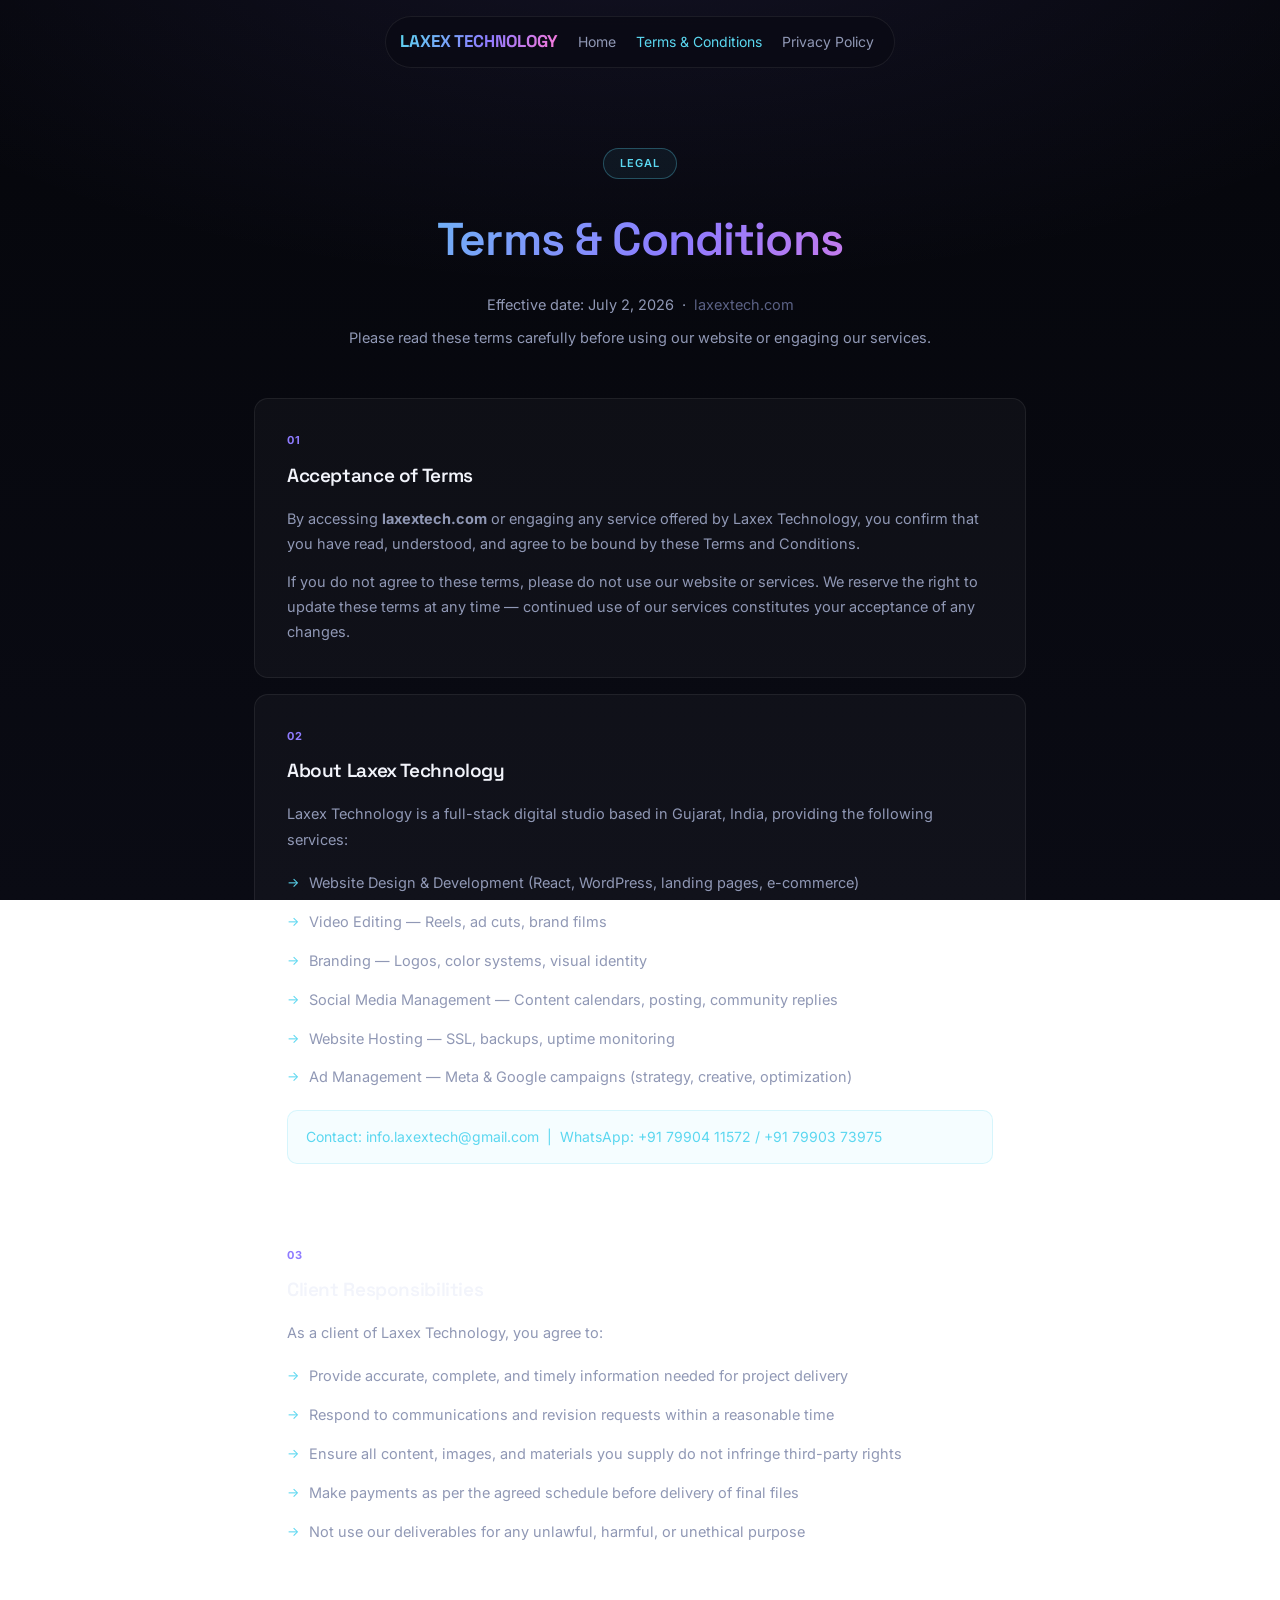
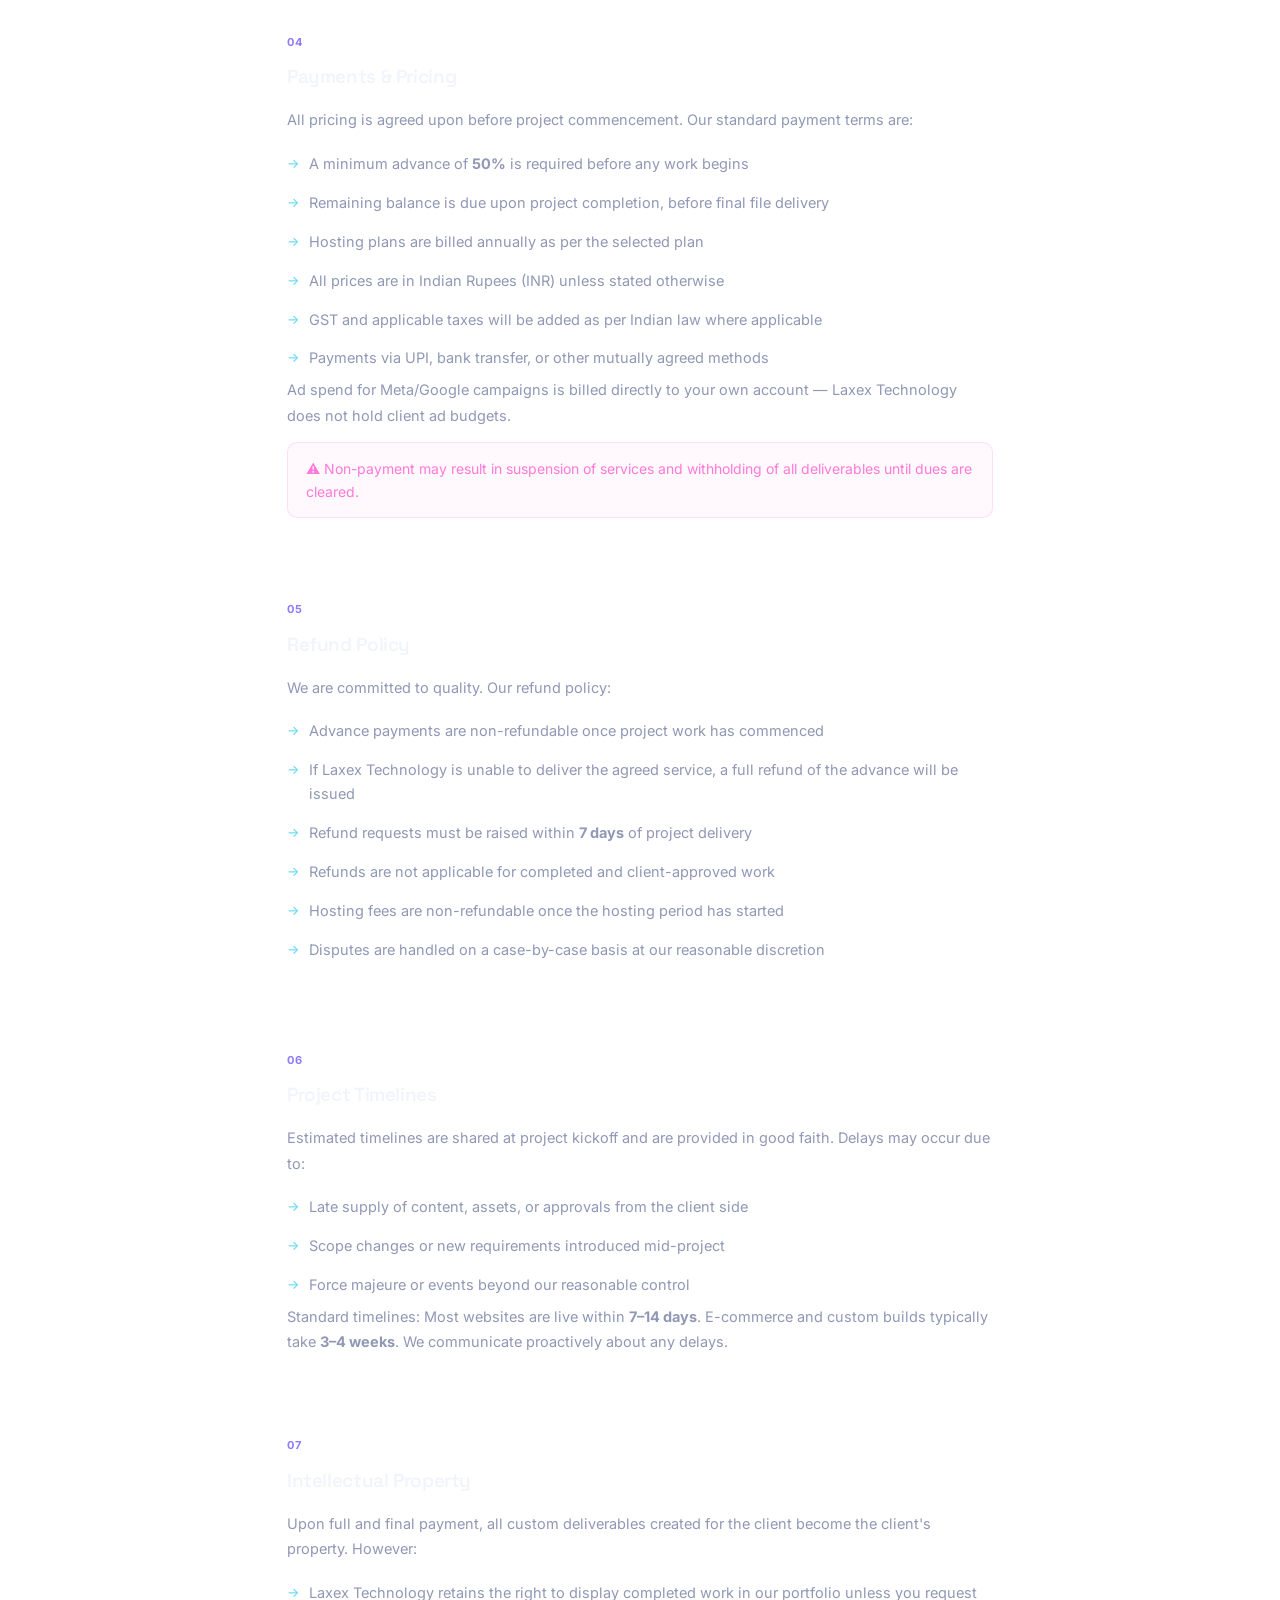
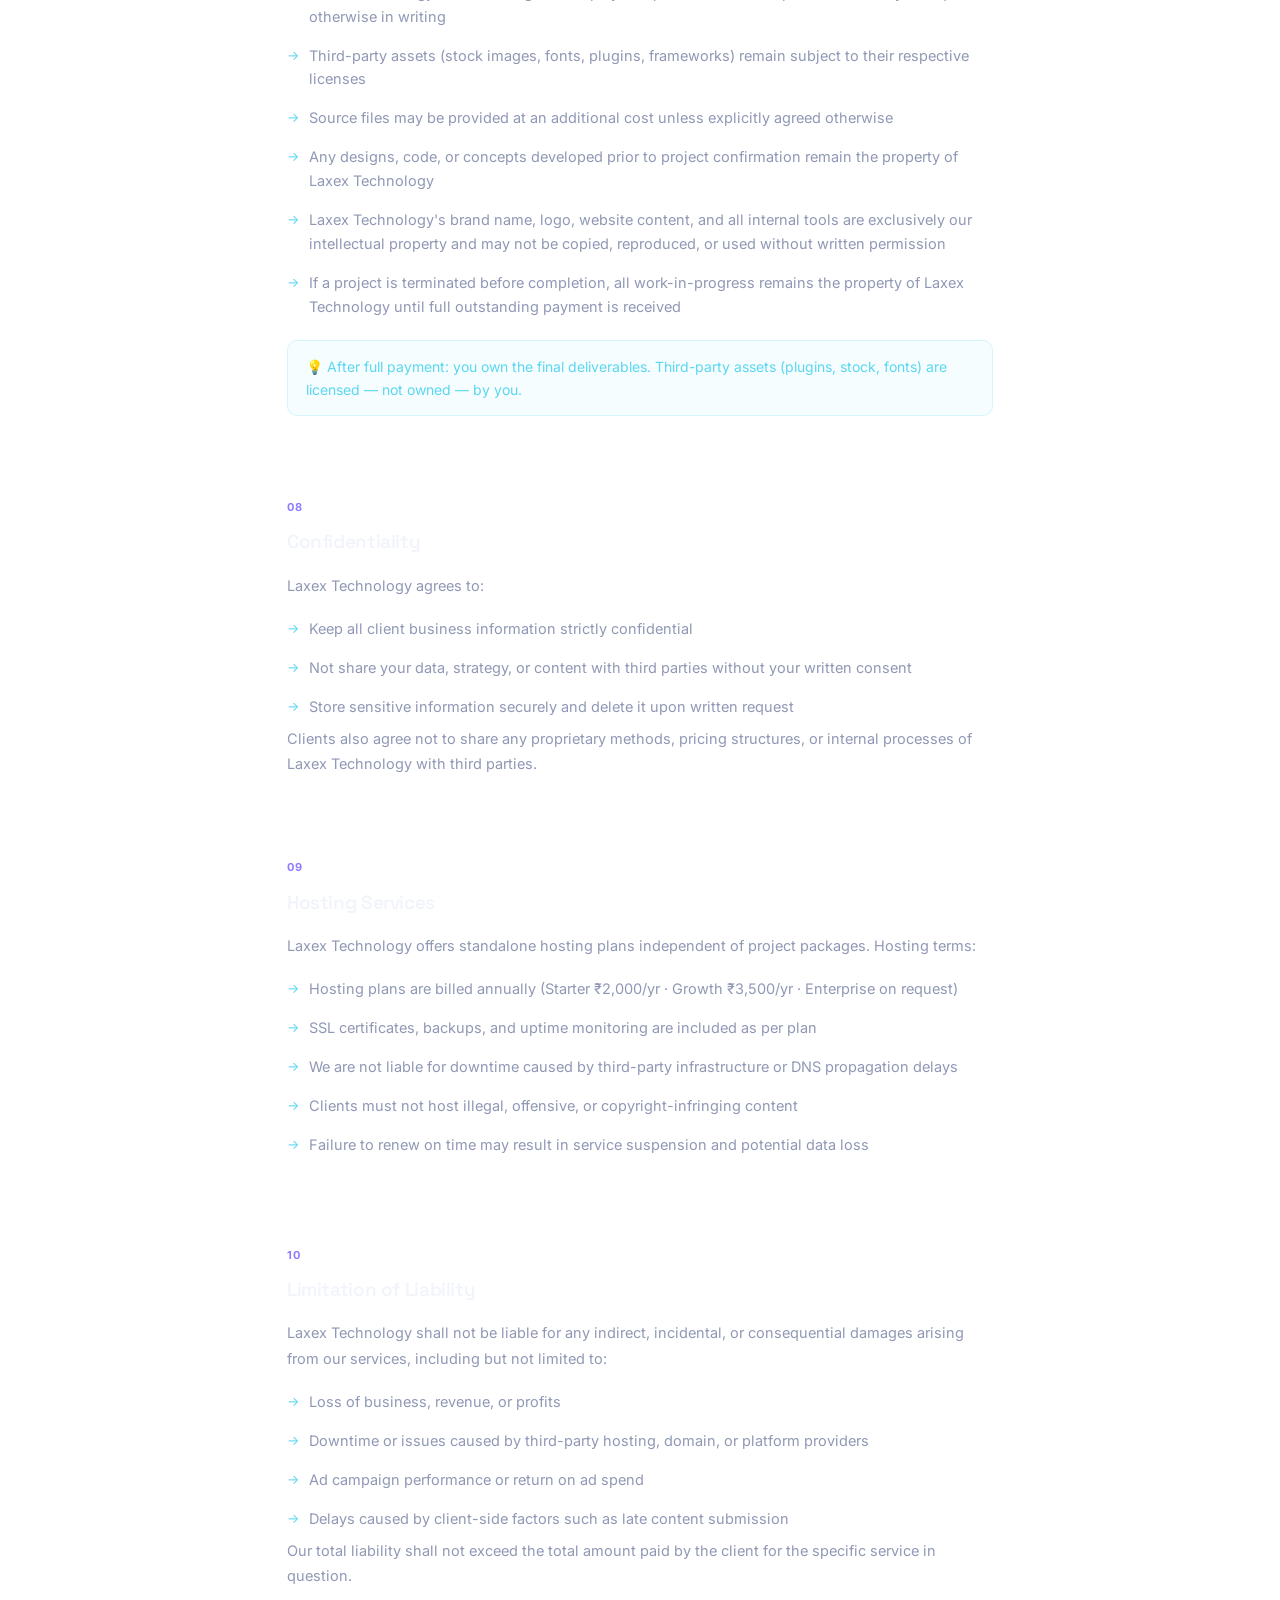
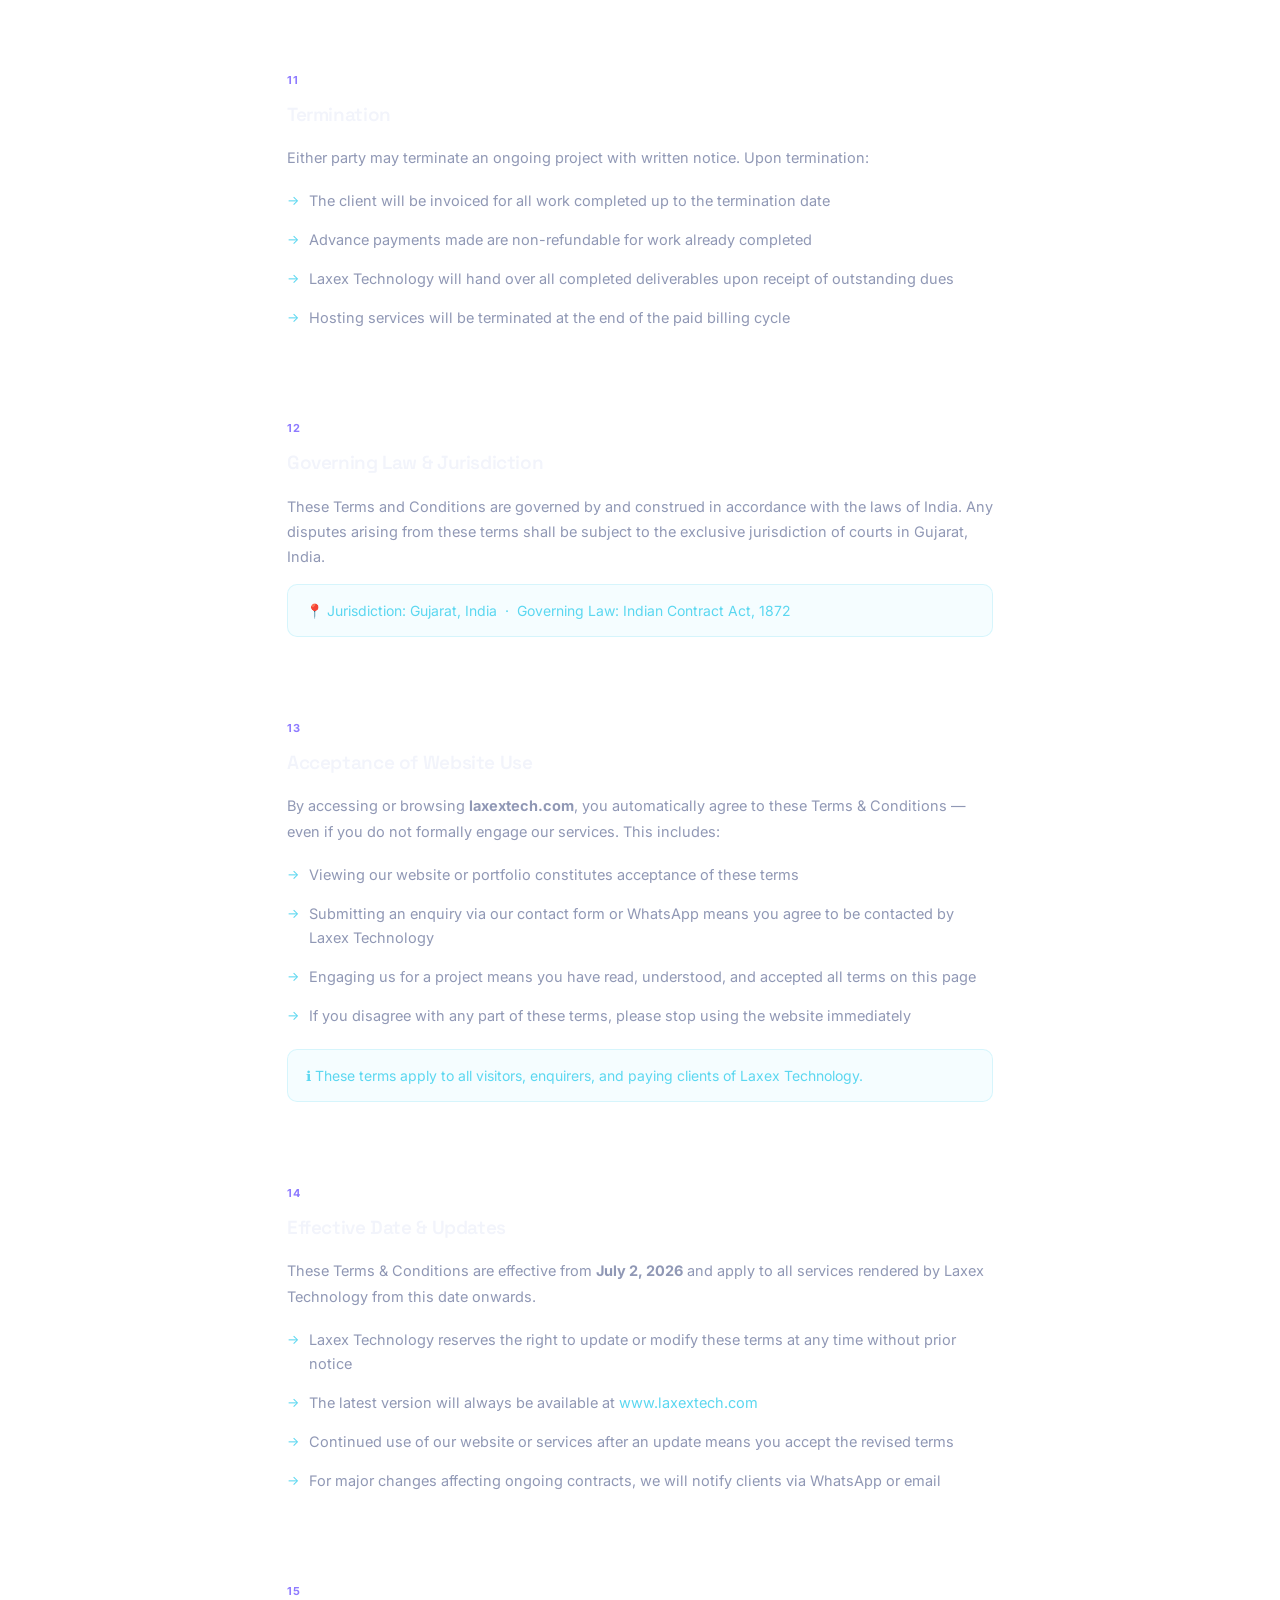
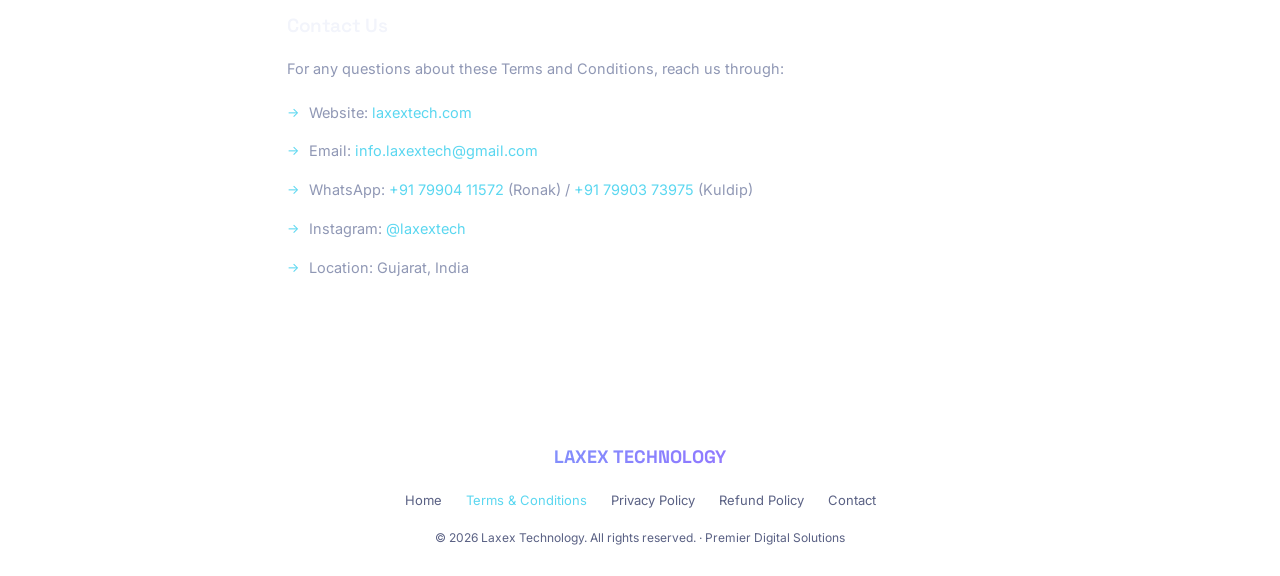
<file: terms (1).html>
<!DOCTYPE html>
<html lang="en">
<head>
<meta charset="UTF-8" />
<meta name="viewport" content="width=device-width, initial-scale=1.0" />
<title>Terms & Conditions — Laxex Technology</title>
<meta name="description" content="Terms and Conditions for Laxex Technology — Premier Digital Solutions. Read before using our services." />
<link rel="preconnect" href="https://fonts.googleapis.com">
<link rel="preconnect" href="https://fonts.gstatic.com" crossorigin>
<link href="https://fonts.googleapis.com/css2?family=Inter:wght@400;500;600&family=Space+Grotesk:wght@500;600;700&display=swap" rel="stylesheet">
<style>
  :root {
    --bg:     #05060B;
    --surf:   #0A0B14;
    --surf2:  #10121F;
    --ink:    #F2F4FB;
    --muted:  #9098B5;
    --dim:    #5A6184;
    --cyan:   #5BD7F0;
    --violet: #8E7BFF;
    --pink:   #FF7AD9;
    --line:   rgba(255,255,255,0.07);
    --lineb:  rgba(255,255,255,0.15);
    --glass:  rgba(255,255,255,0.035);
    --grad:   linear-gradient(120deg,#5BD7F0 0%,#8E7BFF 55%,#FF7AD9 100%);
    --r:      14px;
    --max:    820px;
  }
  *, *::before, *::after { margin:0; padding:0; box-sizing:border-box; }
  html { scroll-behavior:smooth; }
  body {
    background: radial-gradient(ellipse 100% 60% at 50% -10%, rgba(142,123,255,.10), transparent 70%),
                linear-gradient(180deg,#05060B 0%,#0A0B14 100%);
    background-attachment: fixed;
    color: var(--ink);
    font-family: 'Inter', system-ui, sans-serif;
    font-size: 15px;
    line-height: 1.75;
    -webkit-font-smoothing: antialiased;
    overflow-x: hidden;
  }
  a { color: var(--cyan); text-decoration: none; }
  a:hover { text-decoration: underline; }
  h1,h2,h3 { font-family:'Space Grotesk',sans-serif; letter-spacing:-.02em; font-weight:600; }

  /* ── NAV ── */
  nav {
    position: sticky; top:0; z-index:999;
    padding: 16px 24px;
    display: flex; justify-content: center;
  }
  .pill {
    display: flex; align-items: center; gap:20px;
    padding: 10px 20px 10px 14px;
    border-radius: 999px;
    background: rgba(10,11,20,.72);
    border: 1px solid var(--line);
    backdrop-filter: blur(20px);
    -webkit-backdrop-filter: blur(20px);
  }
  .pill a { font-size:14px; color:var(--muted); transition:color .2s; white-space:nowrap; }
  .pill a:hover { color:var(--ink); text-decoration:none; }
  .pill a.active { color:var(--cyan); }
  .pill .logo-text {
    font-family:'Space Grotesk',sans-serif; font-weight:700; font-size:17px;
    background: var(--grad); -webkit-background-clip:text; background-clip:text;
    -webkit-text-fill-color:transparent; white-space:nowrap;
  }

  /* ── HERO ── */
  .hero { max-width:var(--max); margin:64px auto 0; padding:0 24px; text-align:center; }
  .badge {
    display:inline-block; font-size:11px; font-weight:600; letter-spacing:.1em;
    text-transform:uppercase; color:var(--cyan);
    border:1px solid rgba(91,215,240,.3); border-radius:999px;
    padding:5px 16px; margin-bottom:20px;
    background:rgba(91,215,240,.06);
  }
  .hero h1 {
    font-size: clamp(28px,5vw,46px);
    background:var(--grad); -webkit-background-clip:text; background-clip:text;
    -webkit-text-fill-color:transparent; margin-bottom:12px;
  }
  .hero p { color:var(--muted); font-size:14.5px; }
  .hero p span { color:var(--dim); }

  /* ── CONTENT ── */
  .wrap { max-width:var(--max); margin:48px auto 80px; padding:0 24px; }

  .card {
    background:rgba(255,255,255,.03);
    border:1px solid var(--line);
    border-radius:var(--r);
    padding:32px;
    margin-bottom:16px;
    transition:border-color .25s;
  }
  .card:hover { border-color:rgba(142,123,255,.22); }

  .num { font-size:11px; font-weight:700; letter-spacing:.12em; text-transform:uppercase; color:var(--violet); margin-bottom:8px; }
  .card h2 { font-size:19px; margin-bottom:14px; }
  .card p { color:var(--muted); font-size:14.5px; margin-bottom:12px; }
  .card p:last-child { margin-bottom:0; }
  .card ul { list-style:none; margin-top:8px; }
  .card ul li {
    color:var(--muted); font-size:14.5px;
    padding:7px 0 7px 22px; position:relative;
    border-bottom:1px solid var(--line);
    line-height:1.65;
  }
  .card ul li:last-child { border-bottom:none; }
  .card ul li::before { content:'→'; position:absolute; left:0; color:var(--cyan); font-size:13px; top:8px; }

  .note {
    background:rgba(91,215,240,.06);
    border:1px solid rgba(91,215,240,.2);
    border-radius:10px;
    padding:14px 18px;
    margin-top:14px;
    font-size:14px;
    color:var(--cyan);
    line-height:1.65;
  }
  .warn {
    background:rgba(255,122,217,.05);
    border:1px solid rgba(255,122,217,.2);
    border-radius:10px;
    padding:14px 18px;
    margin-top:14px;
    font-size:14px;
    color:var(--pink);
    line-height:1.65;
  }

  /* ── FOOTER ── */
  footer {
    border-top:1px solid var(--line);
    padding:40px 24px 28px;
    text-align:center;
  }
  .f-brand {
    font-family:'Space Grotesk',sans-serif; font-weight:700; font-size:18px;
    background:var(--grad); -webkit-background-clip:text; background-clip:text;
    -webkit-text-fill-color:transparent; margin-bottom:16px; display:block;
  }
  .f-links { display:flex; justify-content:center; gap:24px; flex-wrap:wrap; margin-bottom:16px; }
  .f-links a { font-size:13px; color:var(--dim); transition:color .2s; }
  .f-links a:hover { color:var(--cyan); text-decoration:none; }
  .f-links a.active { color:var(--cyan); }
  .f-copy { font-size:12px; color:var(--dim); }

  @media(max-width:600px) {
    .card { padding:20px; }
    .hero { margin-top:40px; }
  }
</style>
</head>
<body>

<nav>
  <div class="pill">
    <a href="https://laxextech.com">
      <span class="logo-text">LAXEX TECHNOLOGY</span>
    </a>
    <a href="https://laxextech.com">Home</a>
    <a href="/terms.html" class="active">Terms &amp; Conditions</a>
    <a href="/privacy.html">Privacy Policy</a>
  </div>
</nav>

<section class="hero">
  <div class="badge">Legal</div>
  <h1>Terms &amp; Conditions</h1>
  <p>Effective date: July 2, 2026 &nbsp;·&nbsp; <span>laxextech.com</span></p>
  <p style="margin-top:8px;">Please read these terms carefully before using our website or engaging our services.</p>
</section>

<div class="wrap">

  <!-- 01 -->
  <div class="card">
    <div class="num">01</div>
    <h2>Acceptance of Terms</h2>
    <p>By accessing <strong>laxextech.com</strong> or engaging any service offered by Laxex Technology, you confirm that you have read, understood, and agree to be bound by these Terms and Conditions.</p>
    <p>If you do not agree to these terms, please do not use our website or services. We reserve the right to update these terms at any time — continued use of our services constitutes your acceptance of any changes.</p>
  </div>

  <!-- 02 -->
  <div class="card">
    <div class="num">02</div>
    <h2>About Laxex Technology</h2>
    <p>Laxex Technology is a full-stack digital studio based in Gujarat, India, providing the following services:</p>
    <ul>
      <li>Website Design &amp; Development (React, WordPress, landing pages, e-commerce)</li>
      <li>Video Editing — Reels, ad cuts, brand films</li>
      <li>Branding — Logos, color systems, visual identity</li>
      <li>Social Media Management — Content calendars, posting, community replies</li>
      <li>Website Hosting — SSL, backups, uptime monitoring</li>
      <li>Ad Management — Meta &amp; Google campaigns (strategy, creative, optimization)</li>
    </ul>
    <div class="note">Contact: info.laxextech@gmail.com &nbsp;|&nbsp; WhatsApp: +91 79904 11572 / +91 79903 73975</div>
  </div>

  <!-- 03 -->
  <div class="card">
    <div class="num">03</div>
    <h2>Client Responsibilities</h2>
    <p>As a client of Laxex Technology, you agree to:</p>
    <ul>
      <li>Provide accurate, complete, and timely information needed for project delivery</li>
      <li>Respond to communications and revision requests within a reasonable time</li>
      <li>Ensure all content, images, and materials you supply do not infringe third-party rights</li>
      <li>Make payments as per the agreed schedule before delivery of final files</li>
      <li>Not use our deliverables for any unlawful, harmful, or unethical purpose</li>
    </ul>
  </div>

  <!-- 04 -->
  <div class="card">
    <div class="num">04</div>
    <h2>Payments &amp; Pricing</h2>
    <p>All pricing is agreed upon before project commencement. Our standard payment terms are:</p>
    <ul>
      <li>A minimum advance of <strong>50%</strong> is required before any work begins</li>
      <li>Remaining balance is due upon project completion, before final file delivery</li>
      <li>Hosting plans are billed annually as per the selected plan</li>
      <li>All prices are in Indian Rupees (INR) unless stated otherwise</li>
      <li>GST and applicable taxes will be added as per Indian law where applicable</li>
      <li>Payments via UPI, bank transfer, or other mutually agreed methods</li>
    </ul>
    <p>Ad spend for Meta/Google campaigns is billed directly to your own account — Laxex Technology does not hold client ad budgets.</p>
    <div class="warn">⚠️ Non-payment may result in suspension of services and withholding of all deliverables until dues are cleared.</div>
  </div>

  <!-- 05 -->
  <div class="card">
    <div class="num">05</div>
    <h2>Refund Policy</h2>
    <p>We are committed to quality. Our refund policy:</p>
    <ul>
      <li>Advance payments are non-refundable once project work has commenced</li>
      <li>If Laxex Technology is unable to deliver the agreed service, a full refund of the advance will be issued</li>
      <li>Refund requests must be raised within <strong>7 days</strong> of project delivery</li>
      <li>Refunds are not applicable for completed and client-approved work</li>
      <li>Hosting fees are non-refundable once the hosting period has started</li>
      <li>Disputes are handled on a case-by-case basis at our reasonable discretion</li>
    </ul>
  </div>

  <!-- 06 -->
  <div class="card">
    <div class="num">06</div>
    <h2>Project Timelines</h2>
    <p>Estimated timelines are shared at project kickoff and are provided in good faith. Delays may occur due to:</p>
    <ul>
      <li>Late supply of content, assets, or approvals from the client side</li>
      <li>Scope changes or new requirements introduced mid-project</li>
      <li>Force majeure or events beyond our reasonable control</li>
    </ul>
    <p>Standard timelines: Most websites are live within <strong>7–14 days</strong>. E-commerce and custom builds typically take <strong>3–4 weeks</strong>. We communicate proactively about any delays.</p>
  </div>

  <!-- 07 -->
  <div class="card">
    <div class="num">07</div>
    <h2>Intellectual Property</h2>
    <p>Upon full and final payment, all custom deliverables created for the client become the client's property. However:</p>
    <ul>
      <li>Laxex Technology retains the right to display completed work in our portfolio unless you request otherwise in writing</li>
      <li>Third-party assets (stock images, fonts, plugins, frameworks) remain subject to their respective licenses</li>
      <li>Source files may be provided at an additional cost unless explicitly agreed otherwise</li>
      <li>Any designs, code, or concepts developed prior to project confirmation remain the property of Laxex Technology</li>
      <li>Laxex Technology's brand name, logo, website content, and all internal tools are exclusively our intellectual property and may not be copied, reproduced, or used without written permission</li>
      <li>If a project is terminated before completion, all work-in-progress remains the property of Laxex Technology until full outstanding payment is received</li>
    </ul>
    <div class="note">💡 After full payment: you own the final deliverables. Third-party assets (plugins, stock, fonts) are licensed — not owned — by you.</div>
  </div>

  <!-- 08 -->
  <div class="card">
    <div class="num">08</div>
    <h2>Confidentiality</h2>
    <p>Laxex Technology agrees to:</p>
    <ul>
      <li>Keep all client business information strictly confidential</li>
      <li>Not share your data, strategy, or content with third parties without your written consent</li>
      <li>Store sensitive information securely and delete it upon written request</li>
    </ul>
    <p>Clients also agree not to share any proprietary methods, pricing structures, or internal processes of Laxex Technology with third parties.</p>
  </div>

  <!-- 09 -->
  <div class="card">
    <div class="num">09</div>
    <h2>Hosting Services</h2>
    <p>Laxex Technology offers standalone hosting plans independent of project packages. Hosting terms:</p>
    <ul>
      <li>Hosting plans are billed annually (Starter ₹2,000/yr · Growth ₹3,500/yr · Enterprise on request)</li>
      <li>SSL certificates, backups, and uptime monitoring are included as per plan</li>
      <li>We are not liable for downtime caused by third-party infrastructure or DNS propagation delays</li>
      <li>Clients must not host illegal, offensive, or copyright-infringing content</li>
      <li>Failure to renew on time may result in service suspension and potential data loss</li>
    </ul>
  </div>

  <!-- 10 -->
  <div class="card">
    <div class="num">10</div>
    <h2>Limitation of Liability</h2>
    <p>Laxex Technology shall not be liable for any indirect, incidental, or consequential damages arising from our services, including but not limited to:</p>
    <ul>
      <li>Loss of business, revenue, or profits</li>
      <li>Downtime or issues caused by third-party hosting, domain, or platform providers</li>
      <li>Ad campaign performance or return on ad spend</li>
      <li>Delays caused by client-side factors such as late content submission</li>
    </ul>
    <p>Our total liability shall not exceed the total amount paid by the client for the specific service in question.</p>
  </div>

  <!-- 11 -->
  <div class="card">
    <div class="num">11</div>
    <h2>Termination</h2>
    <p>Either party may terminate an ongoing project with written notice. Upon termination:</p>
    <ul>
      <li>The client will be invoiced for all work completed up to the termination date</li>
      <li>Advance payments made are non-refundable for work already completed</li>
      <li>Laxex Technology will hand over all completed deliverables upon receipt of outstanding dues</li>
      <li>Hosting services will be terminated at the end of the paid billing cycle</li>
    </ul>
  </div>

  <!-- 12 -->
  <div class="card">
    <div class="num">12</div>
    <h2>Governing Law &amp; Jurisdiction</h2>
    <p>These Terms and Conditions are governed by and construed in accordance with the laws of India. Any disputes arising from these terms shall be subject to the exclusive jurisdiction of courts in Gujarat, India.</p>
    <div class="note">📍 Jurisdiction: Gujarat, India &nbsp;·&nbsp; Governing Law: Indian Contract Act, 1872</div>
  </div>

  <!-- 13 -->
  <div class="card">
    <div class="num">13</div>
    <h2>Acceptance of Website Use</h2>
    <p>By accessing or browsing <strong>laxextech.com</strong>, you automatically agree to these Terms &amp; Conditions — even if you do not formally engage our services. This includes:</p>
    <ul>
      <li>Viewing our website or portfolio constitutes acceptance of these terms</li>
      <li>Submitting an enquiry via our contact form or WhatsApp means you agree to be contacted by Laxex Technology</li>
      <li>Engaging us for a project means you have read, understood, and accepted all terms on this page</li>
      <li>If you disagree with any part of these terms, please stop using the website immediately</li>
    </ul>
    <div class="note">ℹ️ These terms apply to all visitors, enquirers, and paying clients of Laxex Technology.</div>
  </div>

  <!-- 14 -->
  <div class="card">
    <div class="num">14</div>
    <h2>Effective Date &amp; Updates</h2>
    <p>These Terms &amp; Conditions are effective from <strong>July 2, 2026</strong> and apply to all services rendered by Laxex Technology from this date onwards.</p>
    <ul>
      <li>Laxex Technology reserves the right to update or modify these terms at any time without prior notice</li>
      <li>The latest version will always be available at <a href="https://www.laxextech.com">www.laxextech.com</a></li>
      <li>Continued use of our website or services after an update means you accept the revised terms</li>
      <li>For major changes affecting ongoing contracts, we will notify clients via WhatsApp or email</li>
    </ul>
  </div>

  <!-- 15 -->
  <div class="card">
    <div class="num">15</div>
    <h2>Contact Us</h2>
    <p>For any questions about these Terms and Conditions, reach us through:</p>
    <ul>
      <li>Website: <a href="https://laxextech.com">laxextech.com</a></li>
      <li>Email: <a href="mailto:info.laxextech@gmail.com">info.laxextech@gmail.com</a></li>
      <li>WhatsApp: <a href="https://wa.me/917990411572">+91 79904 11572</a> (Ronak) / <a href="https://wa.me/917990373975">+91 79903 73975</a> (Kuldip)</li>
      <li>Instagram: <a href="https://instagram.com/laxextech">@laxextech</a></li>
      <li>Location: Gujarat, India</li>
    </ul>
  </div>

</div>

<footer>
  <span class="f-brand">LAXEX TECHNOLOGY</span>
  <div class="f-links">
    <a href="https://laxextech.com">Home</a>
    <a href="/terms.html" class="active">Terms &amp; Conditions</a>
    <a href="/privacy.html">Privacy Policy</a>
    <a href="/refund.html">Refund Policy</a>
    <a href="mailto:info.laxextech@gmail.com">Contact</a>
  </div>
  <p class="f-copy">© 2026 Laxex Technology. All rights reserved. · Premier Digital Solutions</p>
</footer>

</body>
</html>
</file>
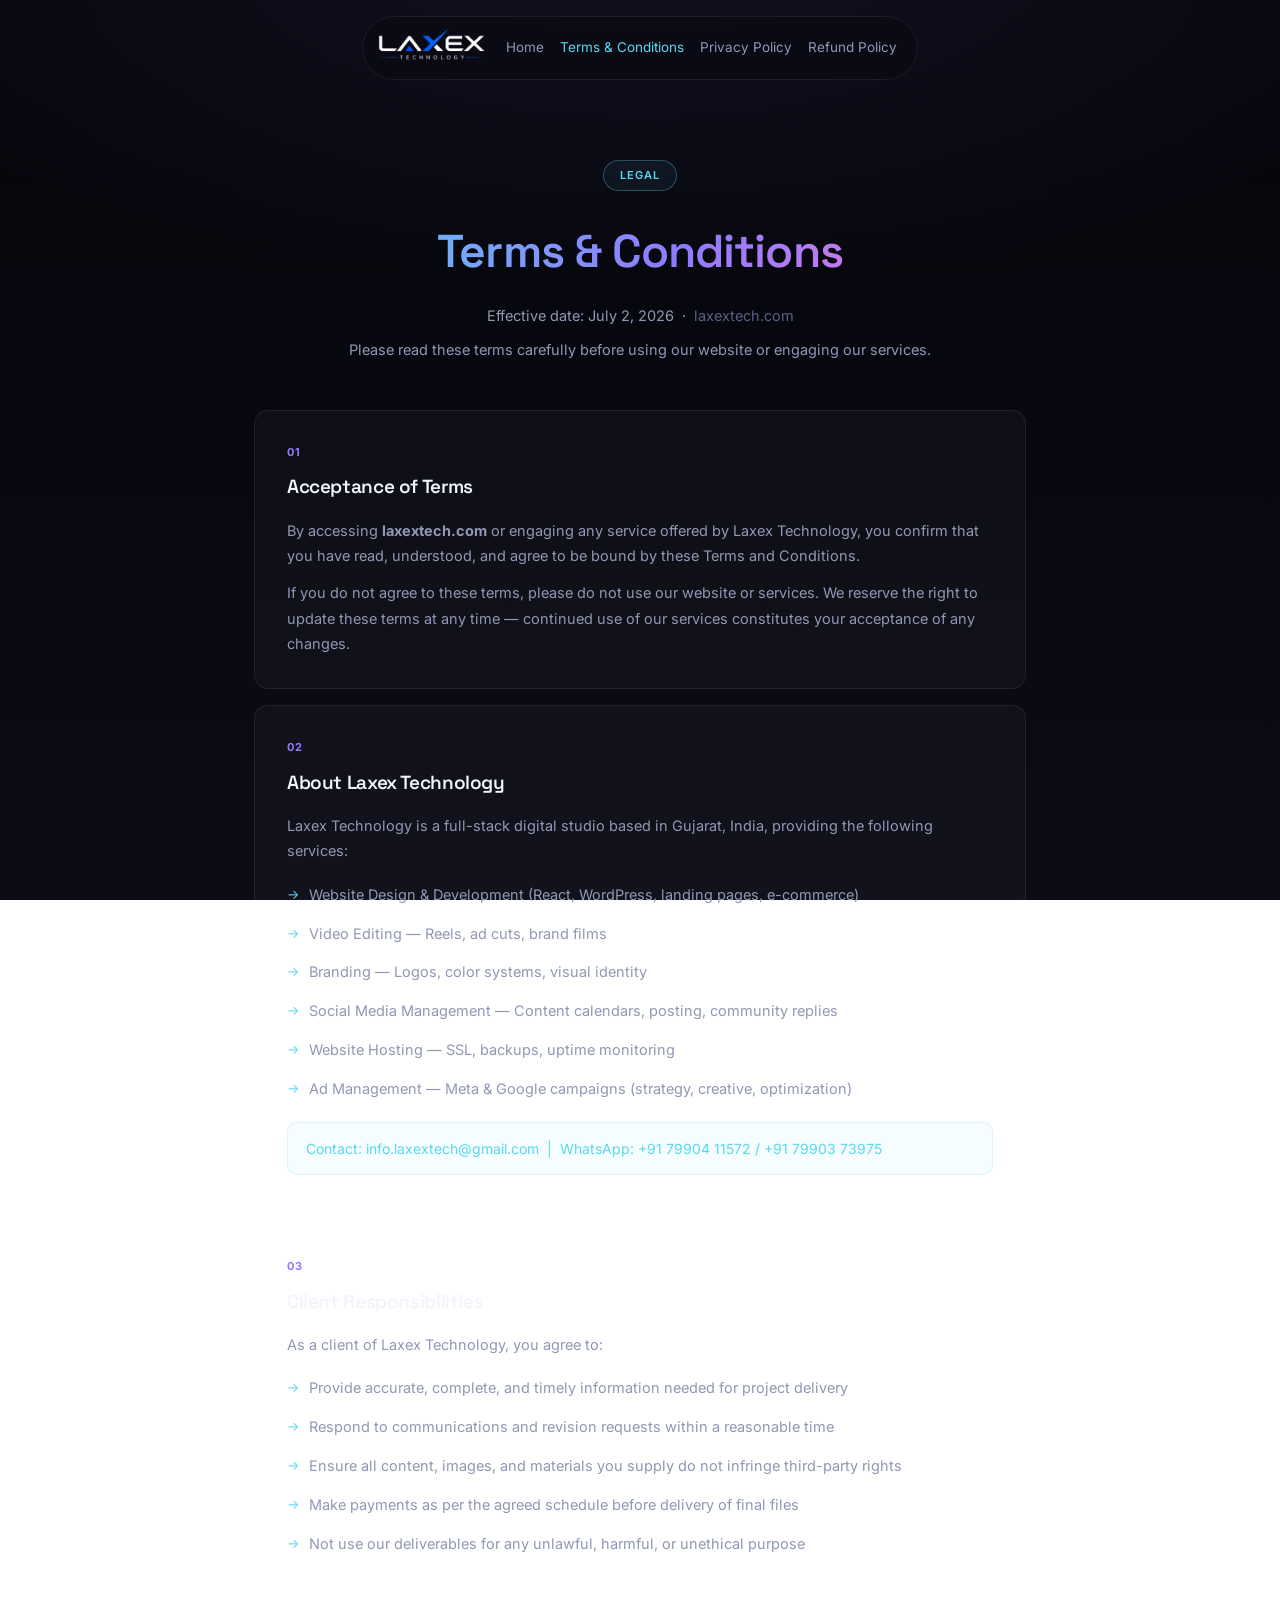
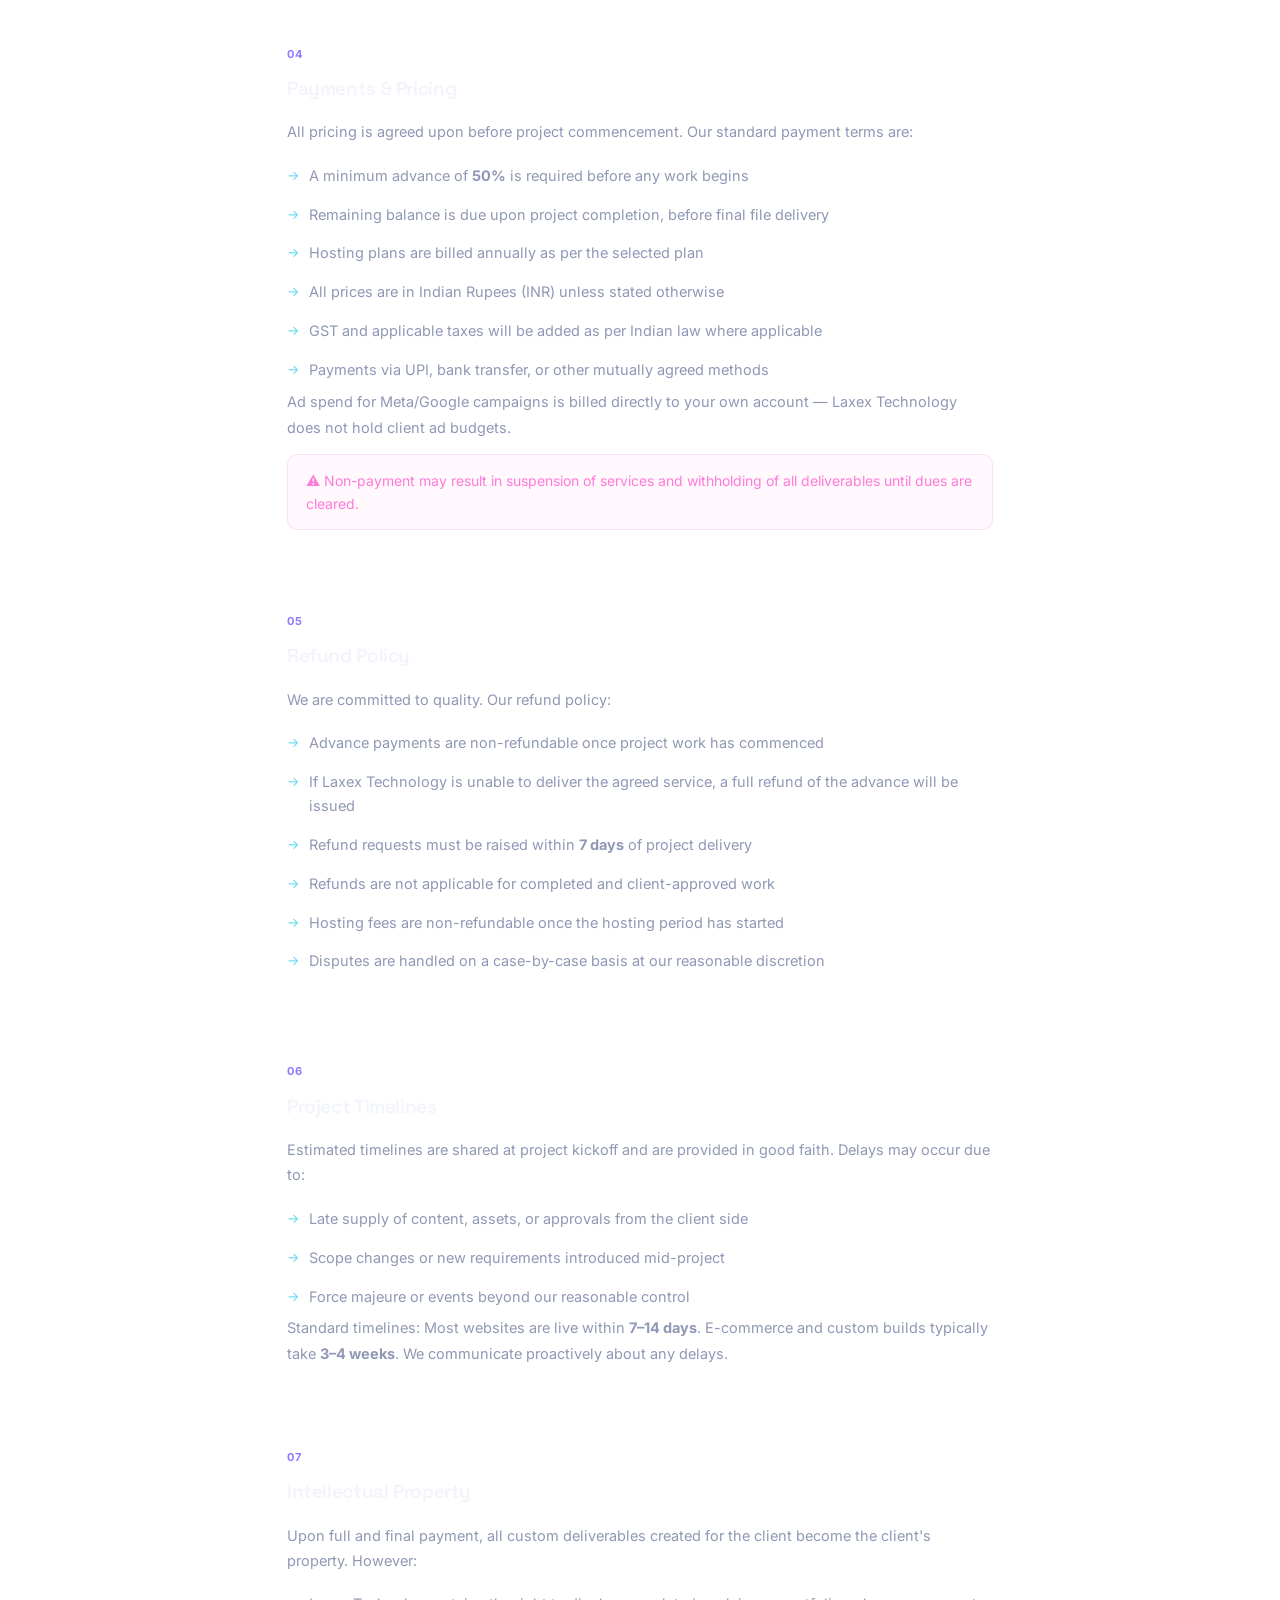
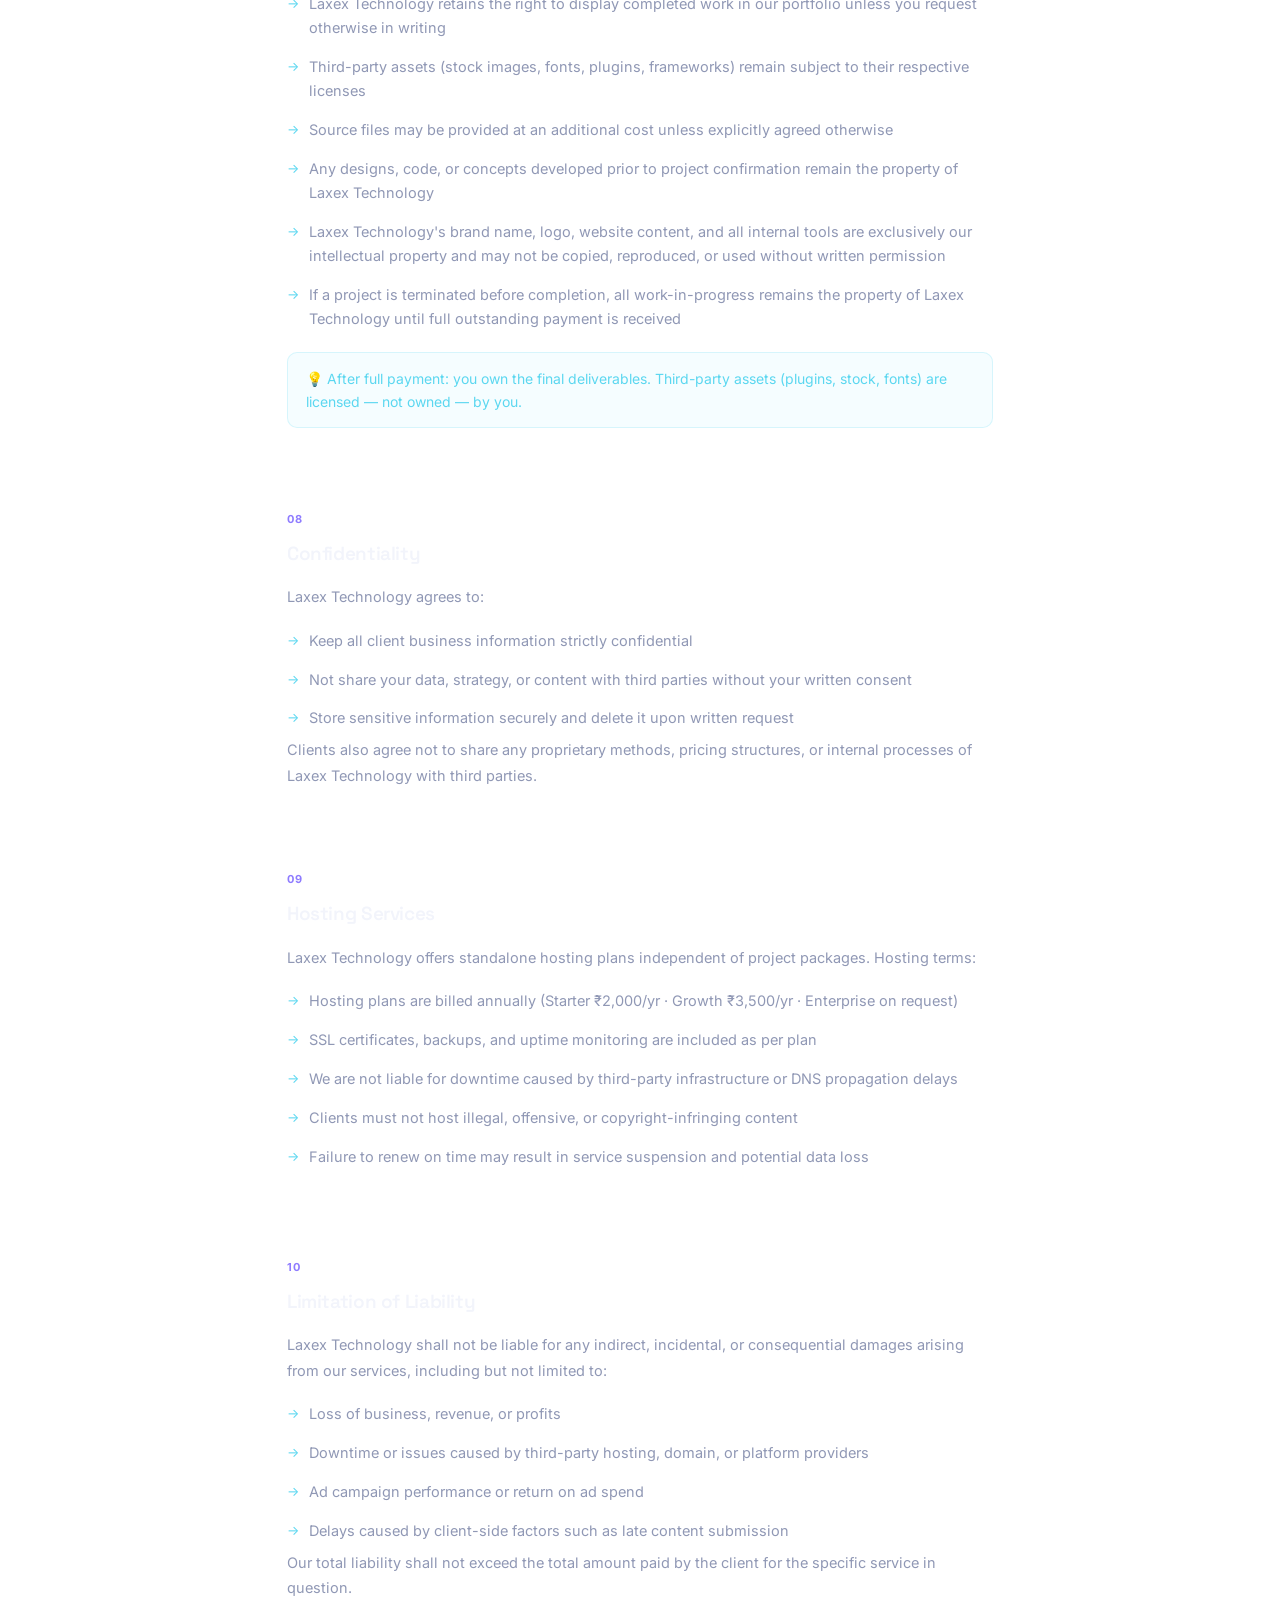
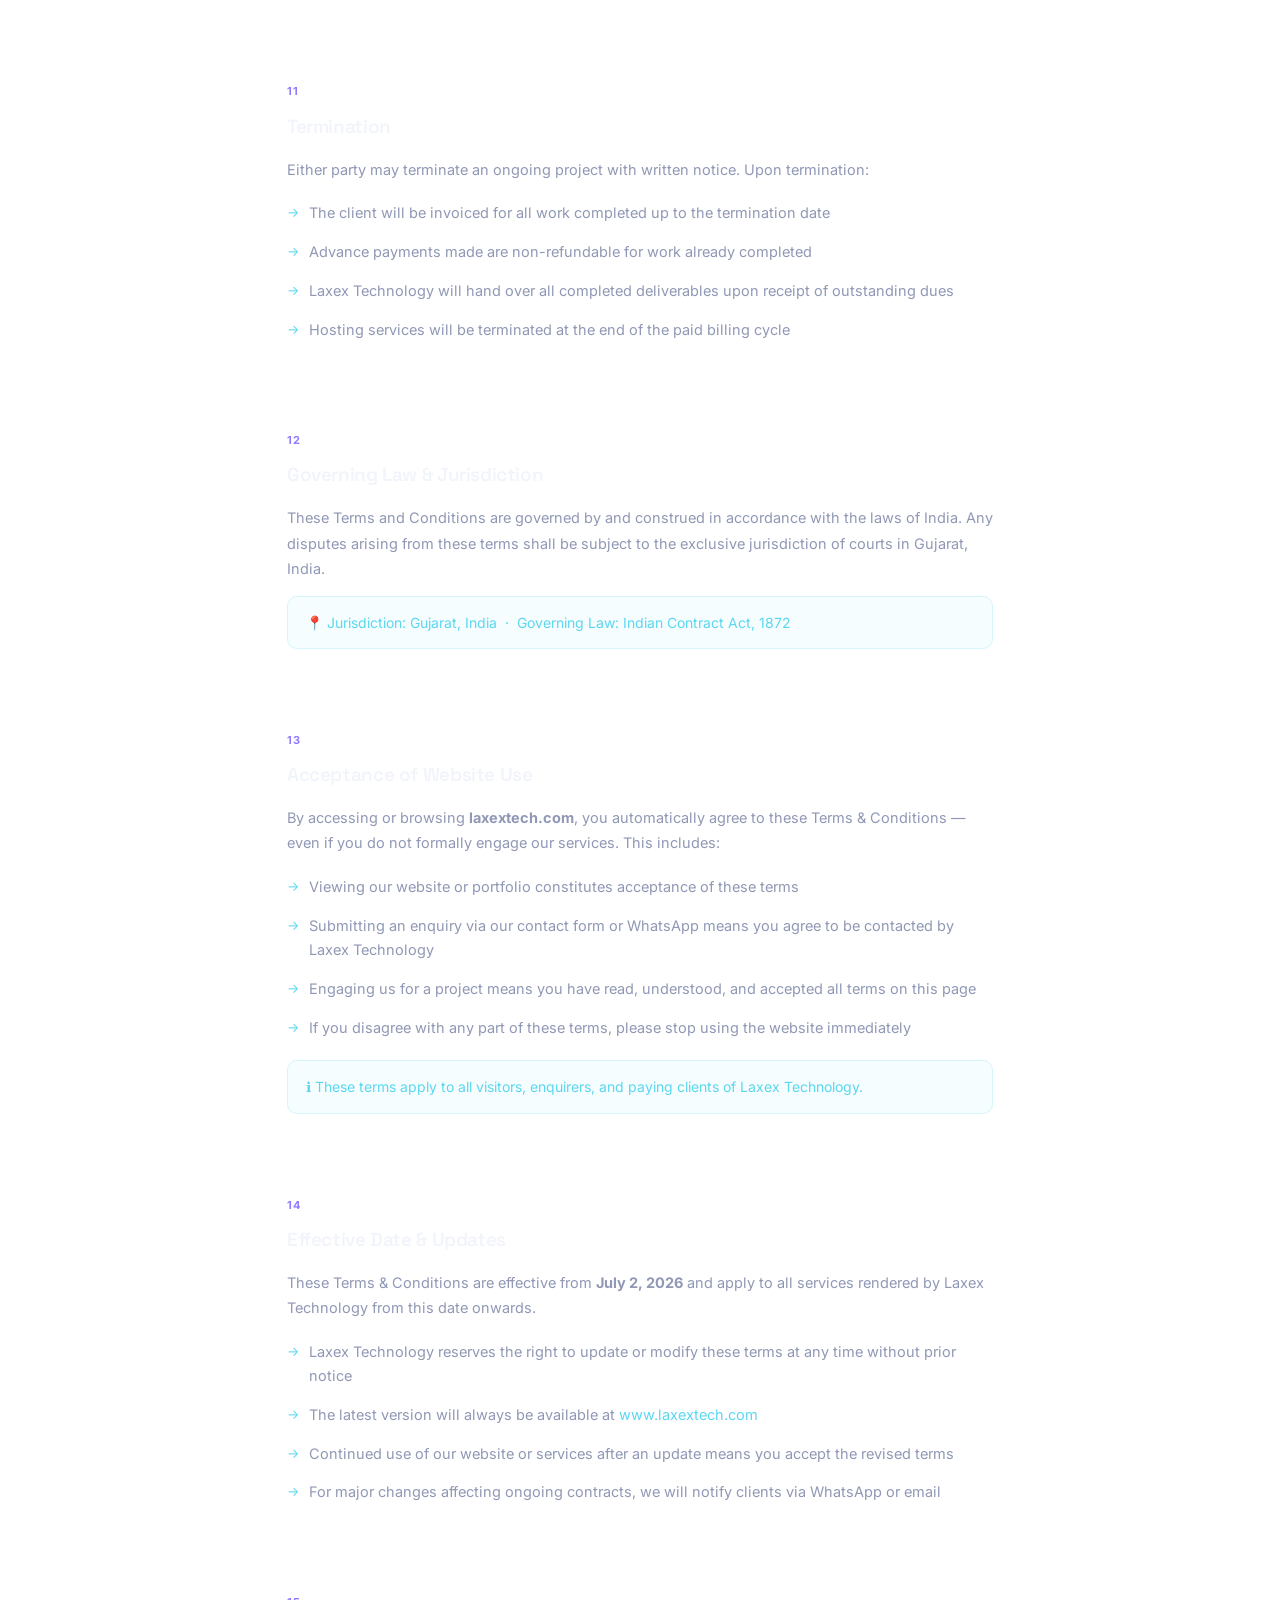
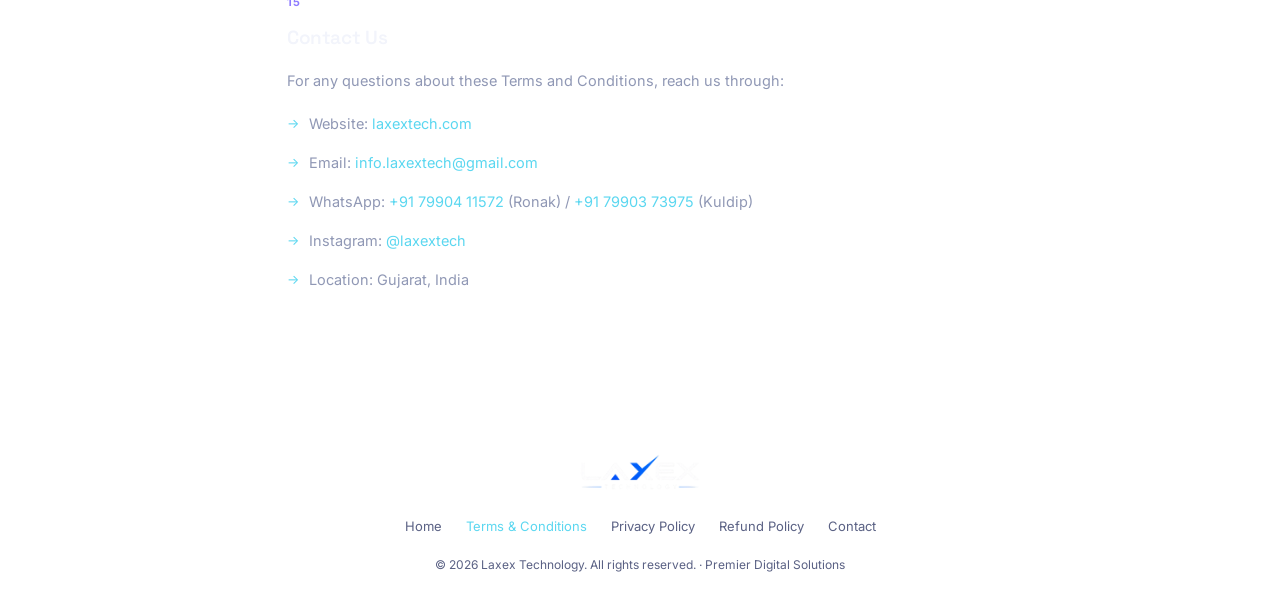
<file: terms.html>
<!DOCTYPE html>
<html lang="en">
<head>
<meta charset="UTF-8" />
  <link rel="icon" href="/favicon.ico" type="image/x-icon">
<link rel="icon" href="/favicon.png" type="image/png">
<link rel="apple-touch-icon" href="/apple-touch-icon.png">
<meta name="viewport" content="width=device-width, initial-scale=1.0" />
<title>Terms & Conditions — Laxex Technology</title>
<meta name="description" content="Terms and Conditions for Laxex Technology — Premier Digital Solutions. Read before using our services." />
<link rel="preconnect" href="https://fonts.googleapis.com">
<link rel="preconnect" href="https://fonts.gstatic.com" crossorigin>
<link href="https://fonts.googleapis.com/css2?family=Inter:wght@400;500;600&family=Space+Grotesk:wght@500;600;700&display=swap" rel="stylesheet">
<style>
  :root {
    --bg:     #05060B;
    --surf:   #0A0B14;
    --surf2:  #10121F;
    --ink:    #F2F4FB;
    --muted:  #9098B5;
    --dim:    #5A6184;
    --cyan:   #5BD7F0;
    --violet: #8E7BFF;
    --pink:   #FF7AD9;
    --line:   rgba(255,255,255,0.07);
    --lineb:  rgba(255,255,255,0.15);
    --glass:  rgba(255,255,255,0.035);
    --grad:   linear-gradient(120deg,#5BD7F0 0%,#8E7BFF 55%,#FF7AD9 100%);
    --r:      14px;
    --max:    820px;
  }
  *, *::before, *::after { margin:0; padding:0; box-sizing:border-box; }
  html { scroll-behavior:smooth; }
  body {
    background: radial-gradient(ellipse 100% 60% at 50% -10%, rgba(142,123,255,.10), transparent 70%),
                linear-gradient(180deg,#05060B 0%,#0A0B14 100%);
    background-attachment: fixed;
    color: var(--ink);
    font-family: 'Inter', system-ui, sans-serif;
    font-size: 15px;
    line-height: 1.75;
    -webkit-font-smoothing: antialiased;
    overflow-x: hidden;
  }
  a { color: var(--cyan); text-decoration: none; }
  a:hover { text-decoration: underline; }
  h1,h2,h3 { font-family:'Space Grotesk',sans-serif; letter-spacing:-.02em; font-weight:600; }
 
  /* ── NAV ── */
  nav {
    position: sticky; top:0; z-index:999;
    padding: 16px 24px;
    display: flex; justify-content: center;
  }
  .pill {
    display: flex; align-items: center; gap:20px;
    padding: 10px 20px 10px 14px;
    border-radius: 999px;
    background: rgba(10,11,20,.72);
    border: 1px solid var(--line);
    backdrop-filter: blur(20px);
    -webkit-backdrop-filter: blur(20px);
  }
  .pill a { font-size:14px; color:var(--muted); transition:color .2s; white-space:nowrap; }
  .pill a:hover { color:var(--ink); text-decoration:none; }
  .pill a.active { color:var(--cyan); }
  .pill .logo-text {
    font-family:'Space Grotesk',sans-serif; font-weight:700; font-size:17px;
    background: var(--grad); -webkit-background-clip:text; background-clip:text;
    -webkit-text-fill-color:transparent; white-space:nowrap;
  }.links{display:flex;align-items:center;gap:16px;margin-left:auto;}
  .links a{font-size:13.5px;color:var(--muted);transition:color .2s;white-space:nowrap;text-decoration:none;}
  .links a:hover{color:var(--ink);}
  .links a.active{color:var(--cyan);}
  .nav-toggle{display:none;width:38px;height:38px;border-radius:50%;align-items:center;justify-content:center;background:rgba(255,255,255,0.06);border:1px solid var(--line);cursor:pointer;margin-left:auto;flex-shrink:0;}
  .burger{width:18px;height:12px;position:relative;}
  .burger span{position:absolute;left:0;width:100%;height:1.5px;background:var(--ink);border-radius:2px;transition:.25s;}
  .burger span:nth-child(1){top:0;}
  .burger span:nth-child(2){top:5px;}
  .burger span:nth-child(3){top:10px;}
  .nav-toggle.open .burger span:nth-child(1){top:5px;transform:rotate(45deg);}
  .nav-toggle.open .burger span:nth-child(2){opacity:0;}
  .nav-toggle.open .burger span:nth-child(3){top:5px;transform:rotate(-45deg);}
  .mobile-menu{display:none;position:fixed;top:74px;left:14px;right:14px;z-index:997;border-radius:20px;padding:12px;flex-direction:column;gap:4px;background:rgba(10,14,26,0.96);border:1px solid var(--lineb);backdrop-filter:blur(24px);-webkit-backdrop-filter:blur(24px);transform:translateY(-12px);opacity:0;pointer-events:none;transition:transform .3s ease,opacity .3s ease;}
  .mobile-menu.show{transform:translateY(0);opacity:1;pointer-events:auto;}
  .mobile-menu a{padding:12px 14px;border-radius:12px;font-size:15px;color:var(--ink);font-weight:500;transition:background .2s;text-decoration:none;display:block;}
  .mobile-menu a:hover{background:rgba(255,255,255,0.06);}
  .mobile-menu a.active{color:var(--cyan);}
  .mob-div{height:1px;background:var(--line);margin:6px 2px;}
 @media(max-width:660px){ .links{display:none;} .nav-toggle{display:flex;} .mobile-menu{display:flex;} }
  /* ── HERO ── */
  .hero { max-width:var(--max); margin:64px auto 0; padding:0 24px; text-align:center; }
  .badge {
    display:inline-block; font-size:11px; font-weight:600; letter-spacing:.1em;
    text-transform:uppercase; color:var(--cyan);
    border:1px solid rgba(91,215,240,.3); border-radius:999px;
    padding:5px 16px; margin-bottom:20px;
    background:rgba(91,215,240,.06);
  }
  .hero h1 {
    font-size: clamp(28px,5vw,46px);
    background:var(--grad); -webkit-background-clip:text; background-clip:text;
    -webkit-text-fill-color:transparent; margin-bottom:12px;
  }
  .hero p { color:var(--muted); font-size:14.5px; }
  .hero p span { color:var(--dim); }
 
  /* ── CONTENT ── */
  .wrap { max-width:var(--max); margin:48px auto 80px; padding:0 24px; }
 
  .card {
    background:rgba(255,255,255,.03);
    border:1px solid var(--line);
    border-radius:var(--r);
    padding:32px;
    margin-bottom:16px;
    transition:border-color .25s;
  }
  .card:hover { border-color:rgba(142,123,255,.22); }
 
  .num { font-size:11px; font-weight:700; letter-spacing:.12em; text-transform:uppercase; color:var(--violet); margin-bottom:8px; }
  .card h2 { font-size:19px; margin-bottom:14px; }
  .card p { color:var(--muted); font-size:14.5px; margin-bottom:12px; }
  .card p:last-child { margin-bottom:0; }
  .card ul { list-style:none; margin-top:8px; }
  .card ul li {
    color:var(--muted); font-size:14.5px;
    padding:7px 0 7px 22px; position:relative;
    border-bottom:1px solid var(--line);
    line-height:1.65;
  }
  .card ul li:last-child { border-bottom:none; }
  .card ul li::before { content:'→'; position:absolute; left:0; color:var(--cyan); font-size:13px; top:8px; }
 
  .note {
    background:rgba(91,215,240,.06);
    border:1px solid rgba(91,215,240,.2);
    border-radius:10px;
    padding:14px 18px;
    margin-top:14px;
    font-size:14px;
    color:var(--cyan);
    line-height:1.65;
  }
  .warn {
    background:rgba(255,122,217,.05);
    border:1px solid rgba(255,122,217,.2);
    border-radius:10px;
    padding:14px 18px;
    margin-top:14px;
    font-size:14px;
    color:var(--pink);
    line-height:1.65;
  }
 
  /* ── FOOTER ── */
  footer {
    border-top:1px solid var(--line);
    padding:40px 24px 28px;
    text-align:center;
  }
  .f-brand {
    font-family:'Space Grotesk',sans-serif; font-weight:700; font-size:18px;
    background:var(--grad); -webkit-background-clip:text; background-clip:text;
    -webkit-text-fill-color:transparent; margin-bottom:16px; display:block;
  }
  .f-links { display:flex; justify-content:center; gap:24px; flex-wrap:wrap; margin-bottom:16px; }
  .f-links a { font-size:13px; color:var(--dim); transition:color .2s; }
  .f-links a:hover { color:var(--cyan); text-decoration:none; }
  .f-links a.active { color:var(--cyan); }
  .f-copy { font-size:12px; color:var(--dim); }
 
/* ── RESPONSIVE ── */
  @media(max-width:768px) {
    .pill { gap:12px; padding:8px 14px 8px 10px; max-width:92vw; overflow-x:auto; -webkit-overflow-scrolling:touch; scrollbar-width:none; }
    .pill::-webkit-scrollbar { display:none; }
    .pill a { font-size:13px; }
    .wrap { padding:0 18px; }
    .hero { padding:0 18px; }
  }

  @media(max-width:600px) {
    nav { padding:12px 14px; }
    .pill img { height:26px !important; }
    .card { padding:20px; }
    .hero { margin-top:40px; }
    .hero h1 { font-size:26px; }
    .hero p { font-size:13px; }
    .card h2 { font-size:17px; }
    .card p, .card ul li { font-size:13.5px; }
    .num { font-size:10px; }
    footer { padding:32px 18px 22px; }
    .f-links { gap:14px 18px; }
  }

  @media(max-width:420px) {
    .pill { gap:10px; }
    .pill a { font-size:12px; }
    .pill img { height:22px !important; }
    .hero h1 { font-size:22px; }
    .badge { font-size:10px; padding:4px 12px; }
    .card { padding:16px; }
    footer img { height:30px !important; }
  }
</style>
</head>
<body>
 
<nav>
  <div class="nav-inner">
    <div class="pill">
      <a href="https://laxextech.com">
       <img src="[data-uri]" alt="Laxex Technology" style="height:34px;width:auto;object-fit:contain;" />
    </a>
      <div class="links">
        <a href="https://laxextech.com">Home</a>
        <a href="/terms.html" class="active">Terms &amp; Conditions</a>
        <a href="/privacy.html">Privacy Policy</a>
        <a href="/refund.html">Refund Policy</a>
      </div>
      <button class="nav-toggle" id="navToggle" aria-label="Toggle menu">
        <div class="burger"><span></span><span></span><span></span></div>
      </button>
    </div>
  </div>
</nav>

<div class="mobile-menu" id="mobileMenu">
  <a href="https://laxextech.com">🏠 Home</a>
  <div class="mob-div"></div>
  <a href="/terms.html" class="active">📄 Terms &amp; Conditions</a>
  <a href="/privacy.html">🔒 Privacy Policy</a>
  <a href="/refund.html">💰 Refund Policy</a>
  <div class="mob-div"></div>
  <a href="https://wa.me/917990411572" target="_blank" style="color:#00FF87;">💬 WhatsApp Us</a>
</div>
 
<section class="hero">
  <div class="badge">Legal</div>
  <h1>Terms &amp; Conditions</h1>
  <p>Effective date: July 2, 2026 &nbsp;·&nbsp; <span>laxextech.com</span></p>
  <p style="margin-top:8px;">Please read these terms carefully before using our website or engaging our services.</p>
</section>
 
<div class="wrap">
 
  <!-- 01 -->
  <div class="card">
    <div class="num">01</div>
    <h2>Acceptance of Terms</h2>
    <p>By accessing <strong>laxextech.com</strong> or engaging any service offered by Laxex Technology, you confirm that you have read, understood, and agree to be bound by these Terms and Conditions.</p>
    <p>If you do not agree to these terms, please do not use our website or services. We reserve the right to update these terms at any time — continued use of our services constitutes your acceptance of any changes.</p>
  </div>
 
  <!-- 02 -->
  <div class="card">
    <div class="num">02</div>
    <h2>About Laxex Technology</h2>
    <p>Laxex Technology is a full-stack digital studio based in Gujarat, India, providing the following services:</p>
    <ul>
      <li>Website Design &amp; Development (React, WordPress, landing pages, e-commerce)</li>
      <li>Video Editing — Reels, ad cuts, brand films</li>
      <li>Branding — Logos, color systems, visual identity</li>
      <li>Social Media Management — Content calendars, posting, community replies</li>
      <li>Website Hosting — SSL, backups, uptime monitoring</li>
      <li>Ad Management — Meta &amp; Google campaigns (strategy, creative, optimization)</li>
    </ul>
    <div class="note">Contact: info.laxextech@gmail.com &nbsp;|&nbsp; WhatsApp: +91 79904 11572 / +91 79903 73975</div>
  </div>
 
  <!-- 03 -->
  <div class="card">
    <div class="num">03</div>
    <h2>Client Responsibilities</h2>
    <p>As a client of Laxex Technology, you agree to:</p>
    <ul>
      <li>Provide accurate, complete, and timely information needed for project delivery</li>
      <li>Respond to communications and revision requests within a reasonable time</li>
      <li>Ensure all content, images, and materials you supply do not infringe third-party rights</li>
      <li>Make payments as per the agreed schedule before delivery of final files</li>
      <li>Not use our deliverables for any unlawful, harmful, or unethical purpose</li>
    </ul>
  </div>
 
  <!-- 04 -->
  <div class="card">
    <div class="num">04</div>
    <h2>Payments &amp; Pricing</h2>
    <p>All pricing is agreed upon before project commencement. Our standard payment terms are:</p>
    <ul>
      <li>A minimum advance of <strong>50%</strong> is required before any work begins</li>
      <li>Remaining balance is due upon project completion, before final file delivery</li>
      <li>Hosting plans are billed annually as per the selected plan</li>
      <li>All prices are in Indian Rupees (INR) unless stated otherwise</li>
      <li>GST and applicable taxes will be added as per Indian law where applicable</li>
      <li>Payments via UPI, bank transfer, or other mutually agreed methods</li>
    </ul>
    <p>Ad spend for Meta/Google campaigns is billed directly to your own account — Laxex Technology does not hold client ad budgets.</p>
    <div class="warn">⚠️ Non-payment may result in suspension of services and withholding of all deliverables until dues are cleared.</div>
  </div>
 
  <!-- 05 -->
  <div class="card">
    <div class="num">05</div>
    <h2>Refund Policy</h2>
    <p>We are committed to quality. Our refund policy:</p>
    <ul>
      <li>Advance payments are non-refundable once project work has commenced</li>
      <li>If Laxex Technology is unable to deliver the agreed service, a full refund of the advance will be issued</li>
      <li>Refund requests must be raised within <strong>7 days</strong> of project delivery</li>
      <li>Refunds are not applicable for completed and client-approved work</li>
      <li>Hosting fees are non-refundable once the hosting period has started</li>
      <li>Disputes are handled on a case-by-case basis at our reasonable discretion</li>
    </ul>
  </div>
 
  <!-- 06 -->
  <div class="card">
    <div class="num">06</div>
    <h2>Project Timelines</h2>
    <p>Estimated timelines are shared at project kickoff and are provided in good faith. Delays may occur due to:</p>
    <ul>
      <li>Late supply of content, assets, or approvals from the client side</li>
      <li>Scope changes or new requirements introduced mid-project</li>
      <li>Force majeure or events beyond our reasonable control</li>
    </ul>
    <p>Standard timelines: Most websites are live within <strong>7–14 days</strong>. E-commerce and custom builds typically take <strong>3–4 weeks</strong>. We communicate proactively about any delays.</p>
  </div>
 
  <!-- 07 -->
  <div class="card">
    <div class="num">07</div>
    <h2>Intellectual Property</h2>
    <p>Upon full and final payment, all custom deliverables created for the client become the client's property. However:</p>
    <ul>
      <li>Laxex Technology retains the right to display completed work in our portfolio unless you request otherwise in writing</li>
      <li>Third-party assets (stock images, fonts, plugins, frameworks) remain subject to their respective licenses</li>
      <li>Source files may be provided at an additional cost unless explicitly agreed otherwise</li>
      <li>Any designs, code, or concepts developed prior to project confirmation remain the property of Laxex Technology</li>
      <li>Laxex Technology's brand name, logo, website content, and all internal tools are exclusively our intellectual property and may not be copied, reproduced, or used without written permission</li>
      <li>If a project is terminated before completion, all work-in-progress remains the property of Laxex Technology until full outstanding payment is received</li>
    </ul>
    <div class="note">💡 After full payment: you own the final deliverables. Third-party assets (plugins, stock, fonts) are licensed — not owned — by you.</div>
  </div>
 
  <!-- 08 -->
  <div class="card">
    <div class="num">08</div>
    <h2>Confidentiality</h2>
    <p>Laxex Technology agrees to:</p>
    <ul>
      <li>Keep all client business information strictly confidential</li>
      <li>Not share your data, strategy, or content with third parties without your written consent</li>
      <li>Store sensitive information securely and delete it upon written request</li>
    </ul>
    <p>Clients also agree not to share any proprietary methods, pricing structures, or internal processes of Laxex Technology with third parties.</p>
  </div>
 
  <!-- 09 -->
  <div class="card">
    <div class="num">09</div>
    <h2>Hosting Services</h2>
    <p>Laxex Technology offers standalone hosting plans independent of project packages. Hosting terms:</p>
    <ul>
      <li>Hosting plans are billed annually (Starter ₹2,000/yr · Growth ₹3,500/yr · Enterprise on request)</li>
      <li>SSL certificates, backups, and uptime monitoring are included as per plan</li>
      <li>We are not liable for downtime caused by third-party infrastructure or DNS propagation delays</li>
      <li>Clients must not host illegal, offensive, or copyright-infringing content</li>
      <li>Failure to renew on time may result in service suspension and potential data loss</li>
    </ul>
  </div>
 
  <!-- 10 -->
  <div class="card">
    <div class="num">10</div>
    <h2>Limitation of Liability</h2>
    <p>Laxex Technology shall not be liable for any indirect, incidental, or consequential damages arising from our services, including but not limited to:</p>
    <ul>
      <li>Loss of business, revenue, or profits</li>
      <li>Downtime or issues caused by third-party hosting, domain, or platform providers</li>
      <li>Ad campaign performance or return on ad spend</li>
      <li>Delays caused by client-side factors such as late content submission</li>
    </ul>
    <p>Our total liability shall not exceed the total amount paid by the client for the specific service in question.</p>
  </div>
 
  <!-- 11 -->
  <div class="card">
    <div class="num">11</div>
    <h2>Termination</h2>
    <p>Either party may terminate an ongoing project with written notice. Upon termination:</p>
    <ul>
      <li>The client will be invoiced for all work completed up to the termination date</li>
      <li>Advance payments made are non-refundable for work already completed</li>
      <li>Laxex Technology will hand over all completed deliverables upon receipt of outstanding dues</li>
      <li>Hosting services will be terminated at the end of the paid billing cycle</li>
    </ul>
  </div>
 
  <!-- 12 -->
  <div class="card">
    <div class="num">12</div>
    <h2>Governing Law &amp; Jurisdiction</h2>
    <p>These Terms and Conditions are governed by and construed in accordance with the laws of India. Any disputes arising from these terms shall be subject to the exclusive jurisdiction of courts in Gujarat, India.</p>
    <div class="note">📍 Jurisdiction: Gujarat, India &nbsp;·&nbsp; Governing Law: Indian Contract Act, 1872</div>
  </div>
 
  <!-- 13 -->
  <div class="card">
    <div class="num">13</div>
    <h2>Acceptance of Website Use</h2>
    <p>By accessing or browsing <strong>laxextech.com</strong>, you automatically agree to these Terms &amp; Conditions — even if you do not formally engage our services. This includes:</p>
    <ul>
      <li>Viewing our website or portfolio constitutes acceptance of these terms</li>
      <li>Submitting an enquiry via our contact form or WhatsApp means you agree to be contacted by Laxex Technology</li>
      <li>Engaging us for a project means you have read, understood, and accepted all terms on this page</li>
      <li>If you disagree with any part of these terms, please stop using the website immediately</li>
    </ul>
    <div class="note">ℹ️ These terms apply to all visitors, enquirers, and paying clients of Laxex Technology.</div>
  </div>
 
  <!-- 14 -->
  <div class="card">
    <div class="num">14</div>
    <h2>Effective Date &amp; Updates</h2>
    <p>These Terms &amp; Conditions are effective from <strong>July 2, 2026</strong> and apply to all services rendered by Laxex Technology from this date onwards.</p>
    <ul>
      <li>Laxex Technology reserves the right to update or modify these terms at any time without prior notice</li>
      <li>The latest version will always be available at <a href="https://www.laxextech.com">www.laxextech.com</a></li>
      <li>Continued use of our website or services after an update means you accept the revised terms</li>
      <li>For major changes affecting ongoing contracts, we will notify clients via WhatsApp or email</li>
    </ul>
  </div>
 
  <!-- 15 -->
  <div class="card">
    <div class="num">15</div>
    <h2>Contact Us</h2>
    <p>For any questions about these Terms and Conditions, reach us through:</p>
    <ul>
      <li>Website: <a href="https://laxextech.com">laxextech.com</a></li>
      <li>Email: <a href="mailto:info.laxextech@gmail.com">info.laxextech@gmail.com</a></li>
      <li>WhatsApp: <a href="https://wa.me/917990411572">+91 79904 11572</a> (Ronak) / <a href="https://wa.me/917990373975">+91 79903 73975</a> (Kuldip)</li>
      <li>Instagram: <a href="https://instagram.com/laxextech">@laxextech</a></li>
      <li>Location: Gujarat, India</li>
    </ul>
  </div>
 
</div>
 
<footer>
  <img src="[data-uri]" alt="Laxex Technology" style="height:38px;width:auto;object-fit:contain;margin-bottom:16px;" />
  <div class="f-links">
    <a href="https://laxextech.com">Home</a>
    <a href="/terms.html" class="active">Terms &amp; Conditions</a>
    <a href="/privacy.html">Privacy Policy</a>
    <a href="/refund.html">Refund Policy</a>
    <a href="mailto:info.laxextech@gmail.com">Contact</a>
  </div>
  <p class="f-copy">© 2026 Laxex Technology. All rights reserved. · Premier Digital Solutions</p>
</footer>
 <script>
  const t=document.getElementById('navToggle');
  const m=document.getElementById('mobileMenu');
  t.addEventListener('click',()=>{t.classList.toggle('open');m.classList.toggle('show');});
  m.querySelectorAll('a').forEach(a=>a.addEventListener('click',()=>{t.classList.remove('open');m.classList.remove('show');}));
</script>
</body>
</html>
</file>
